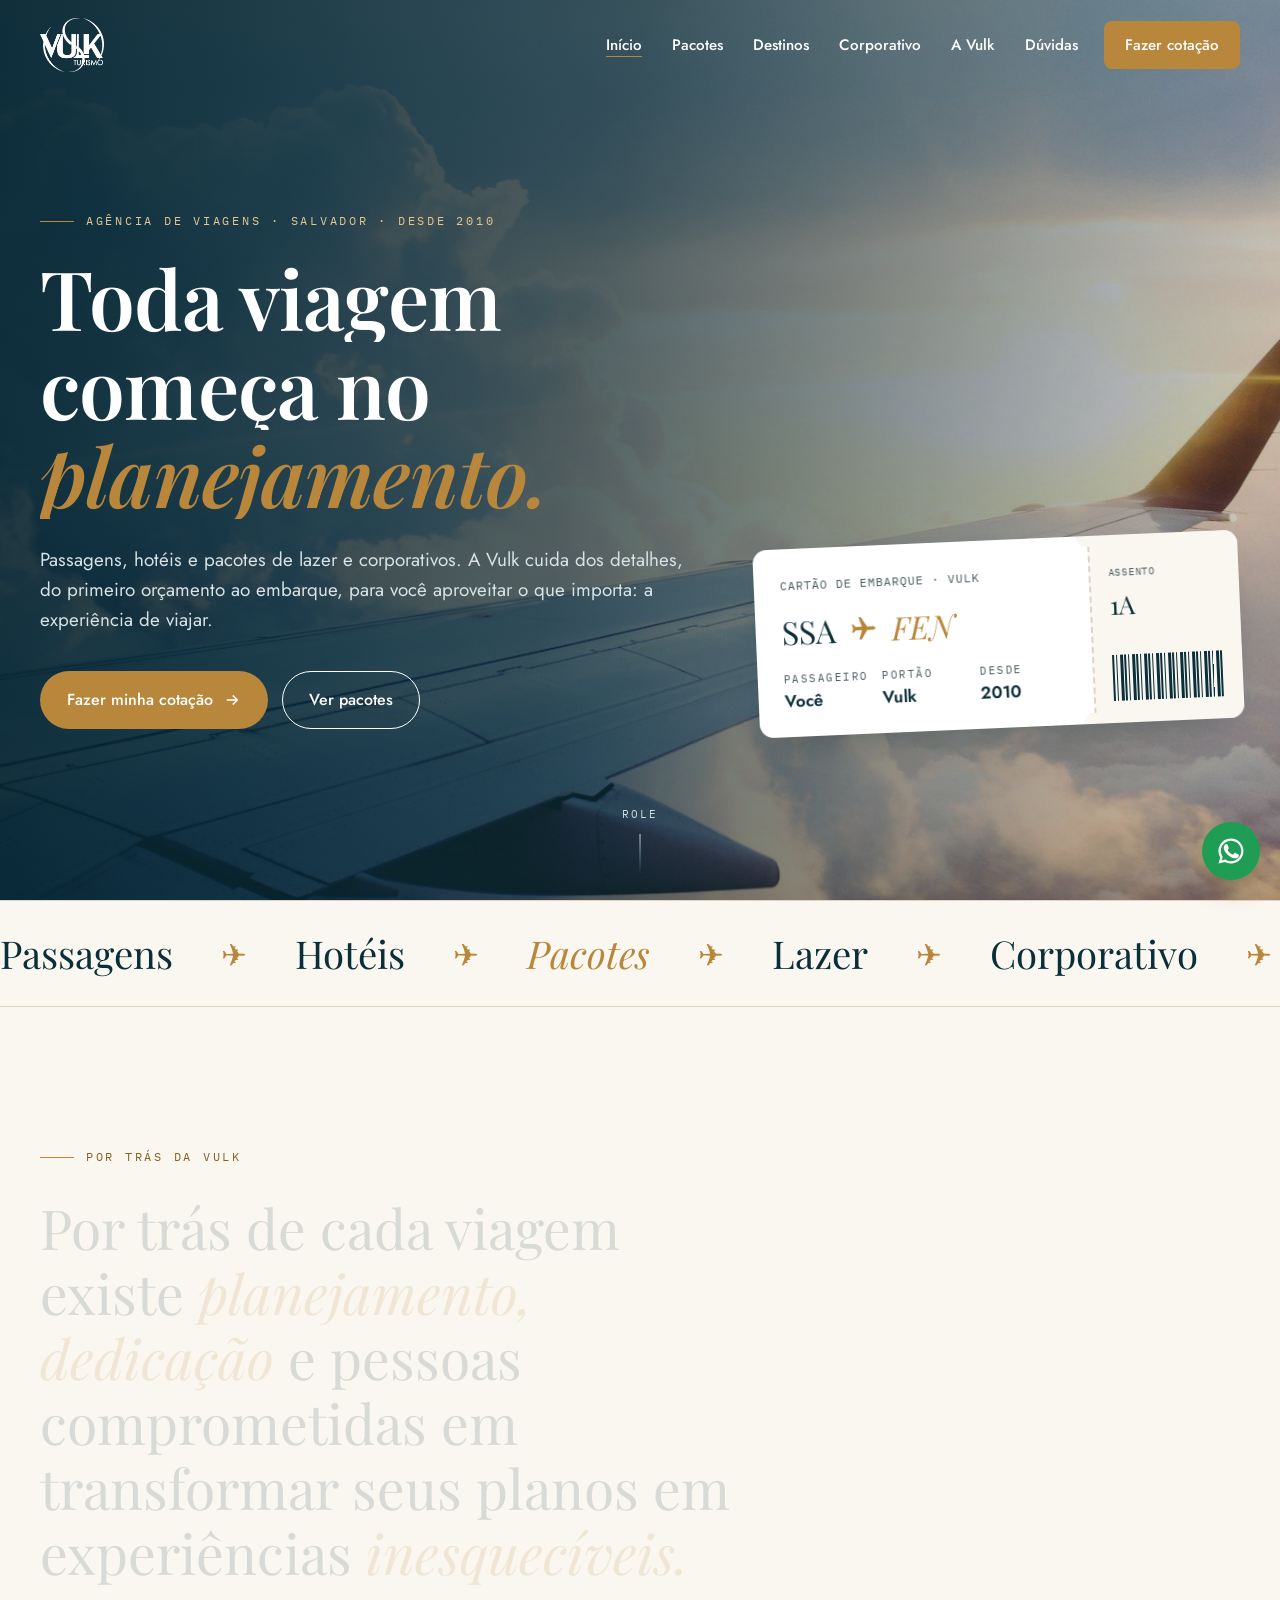
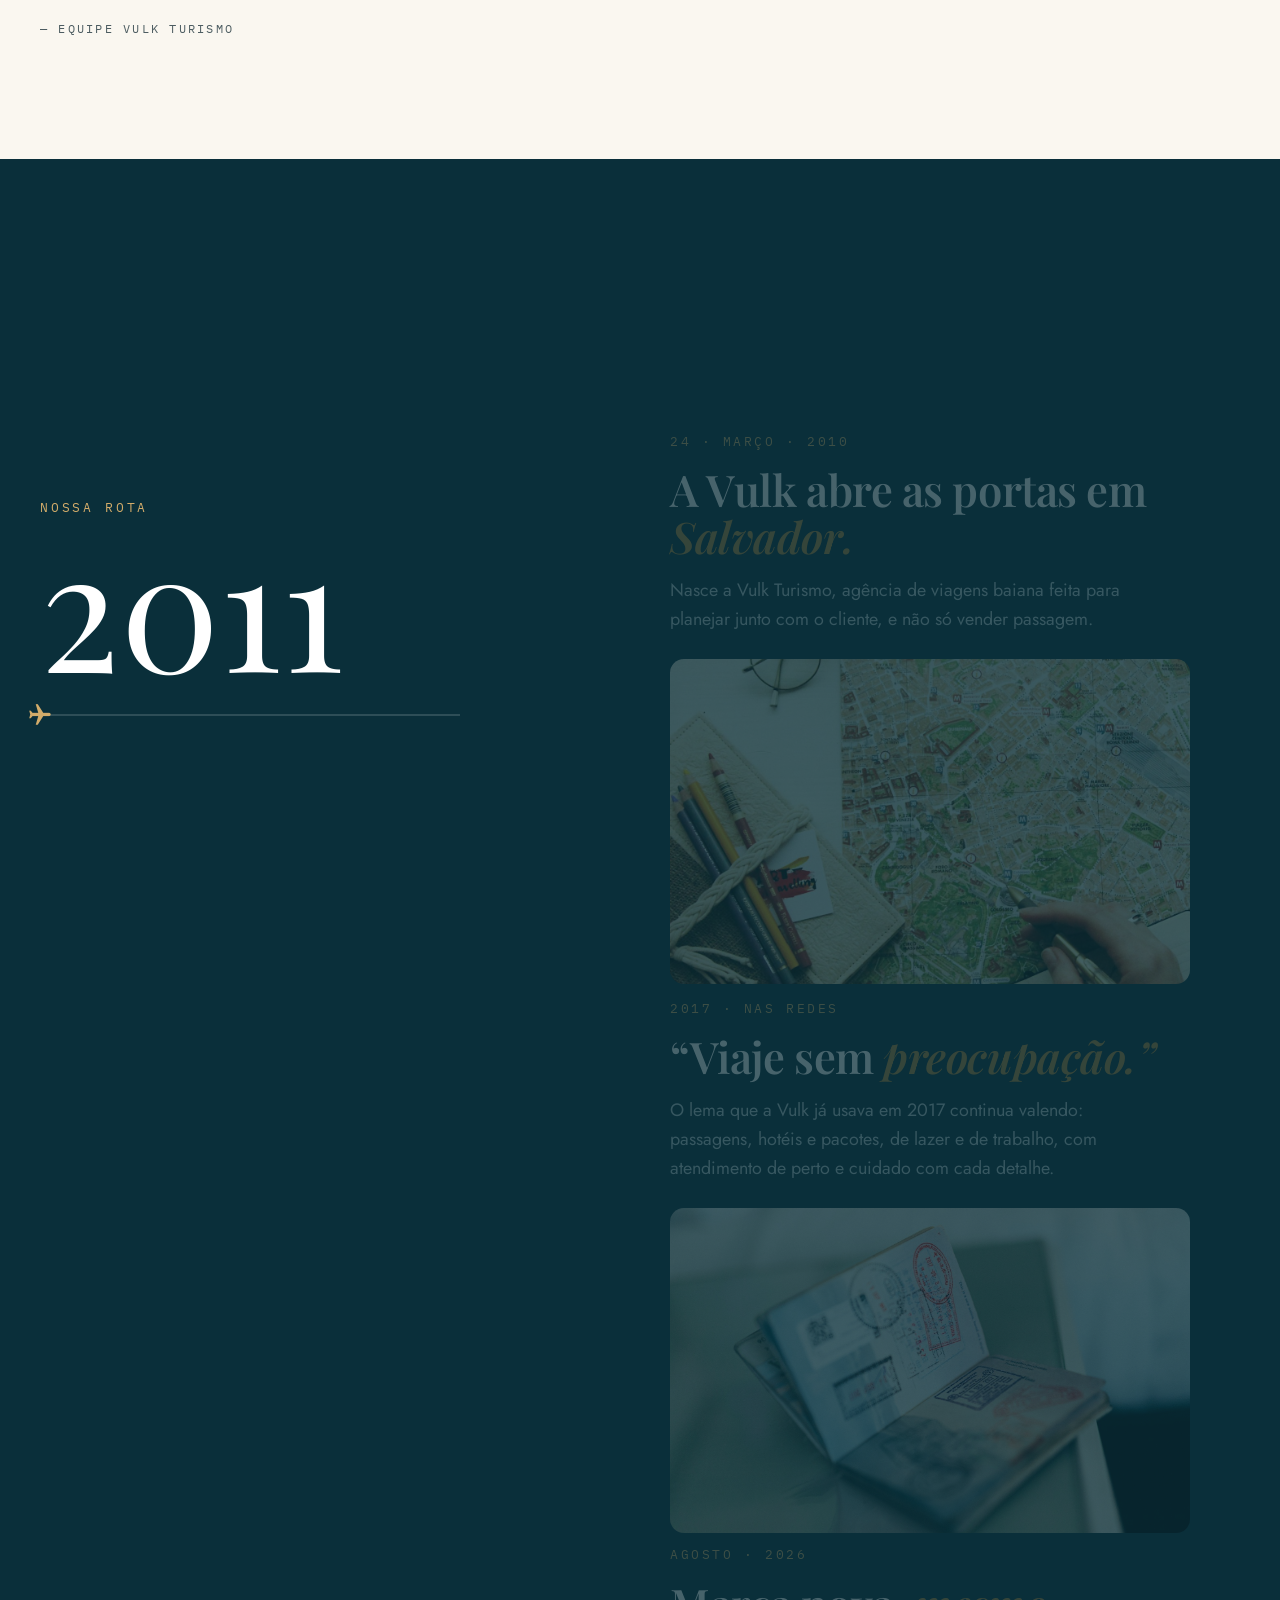
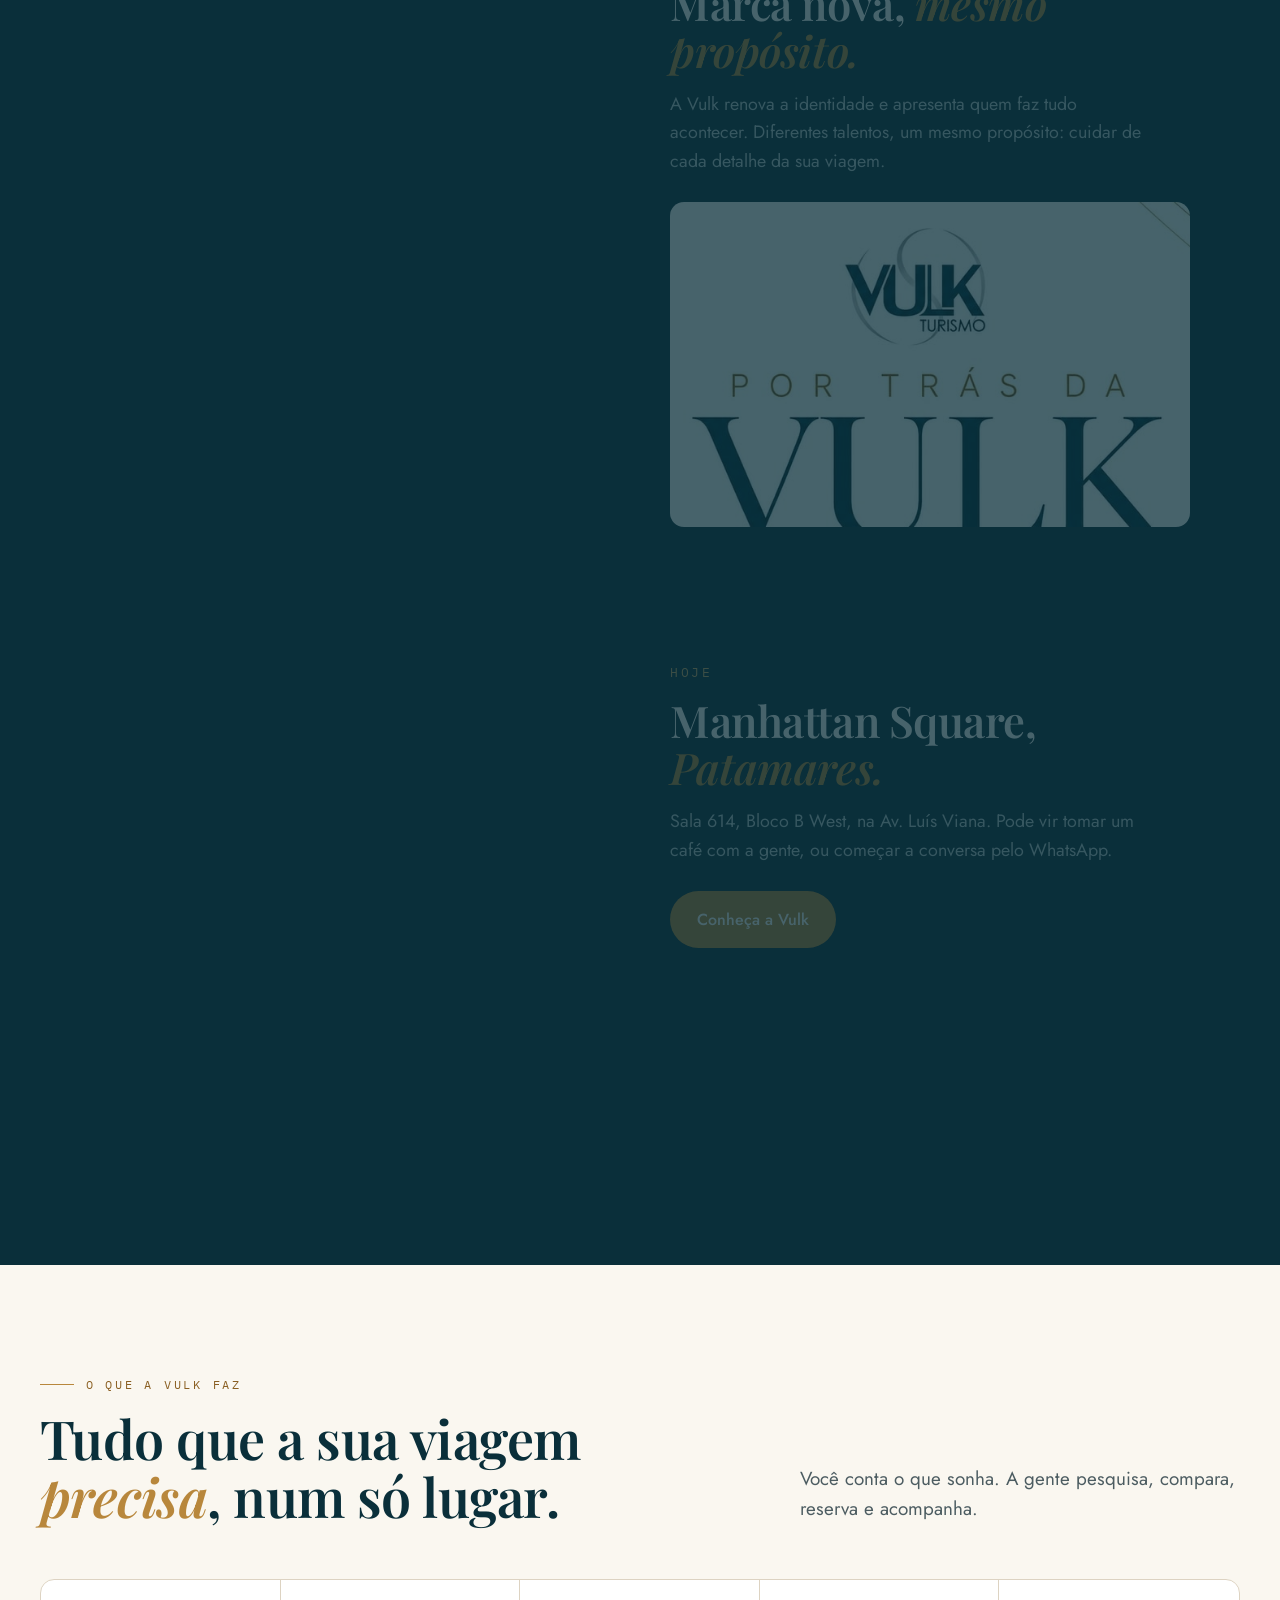
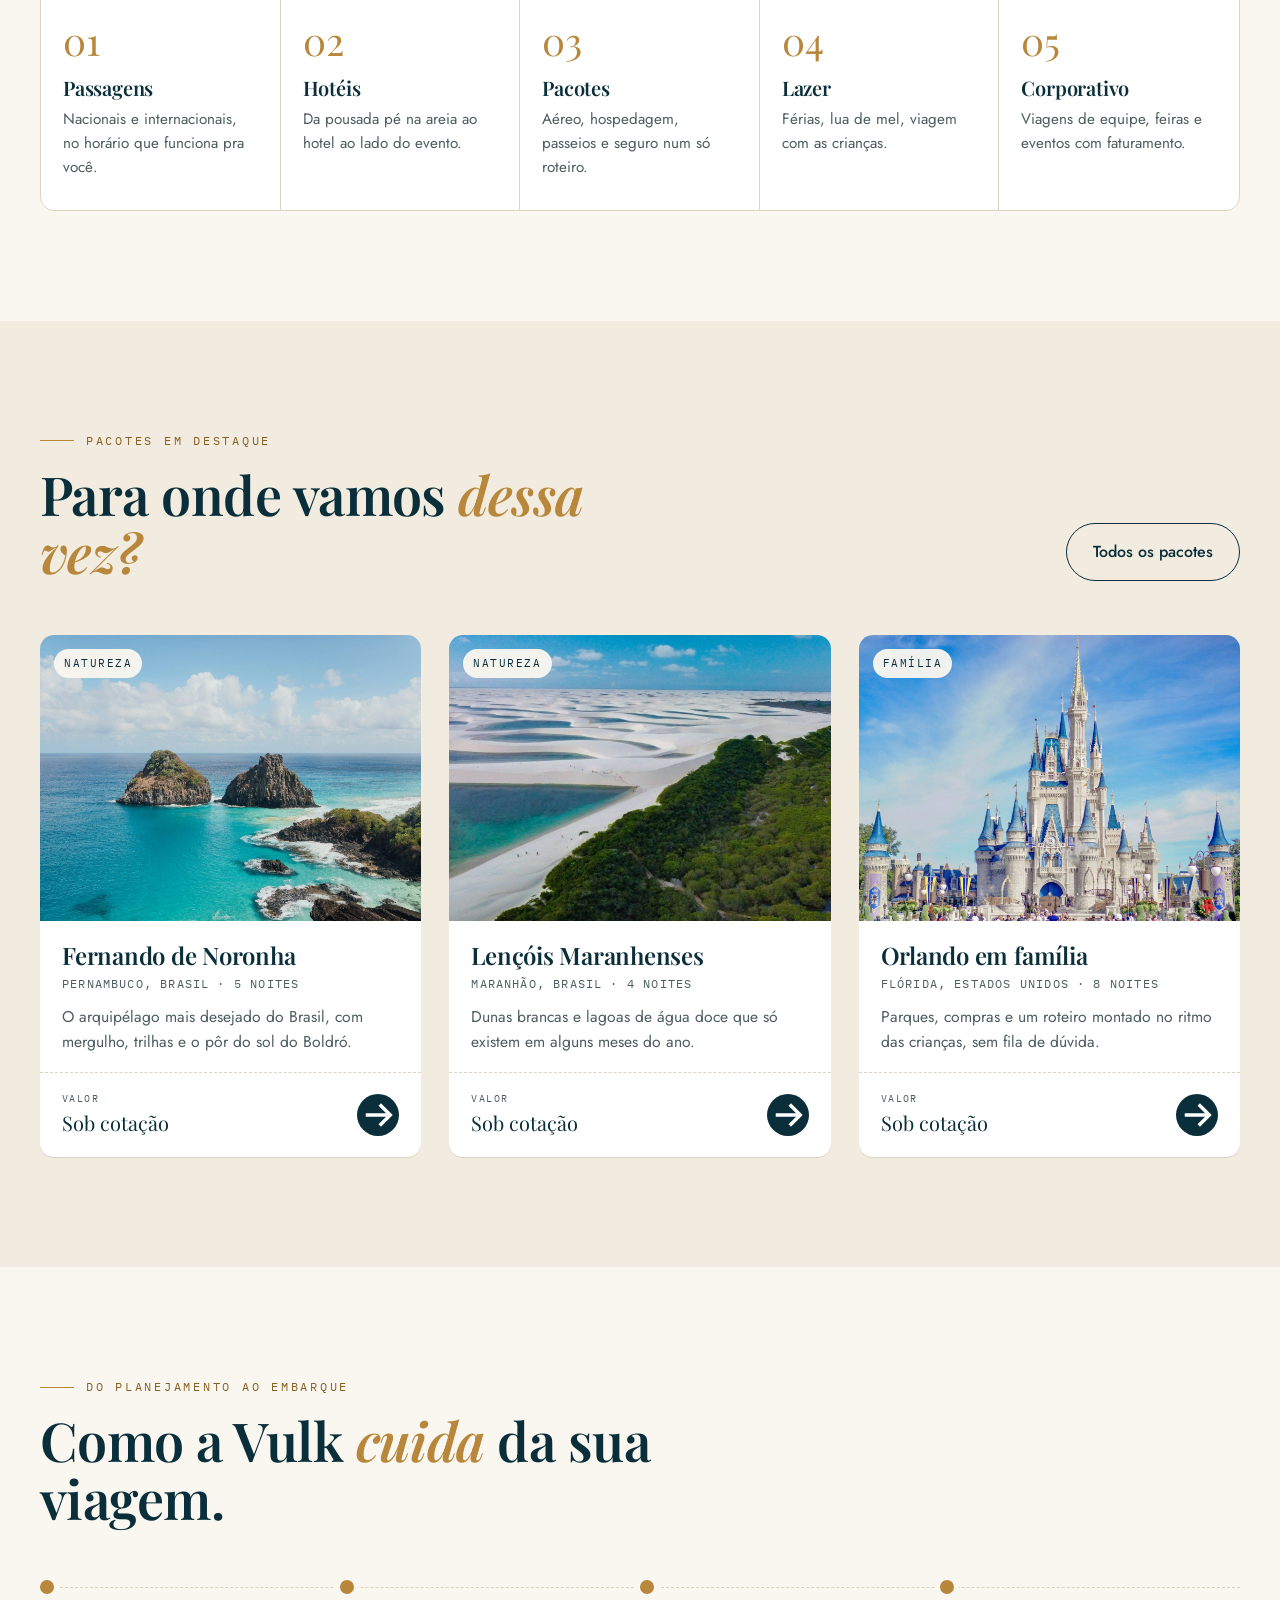
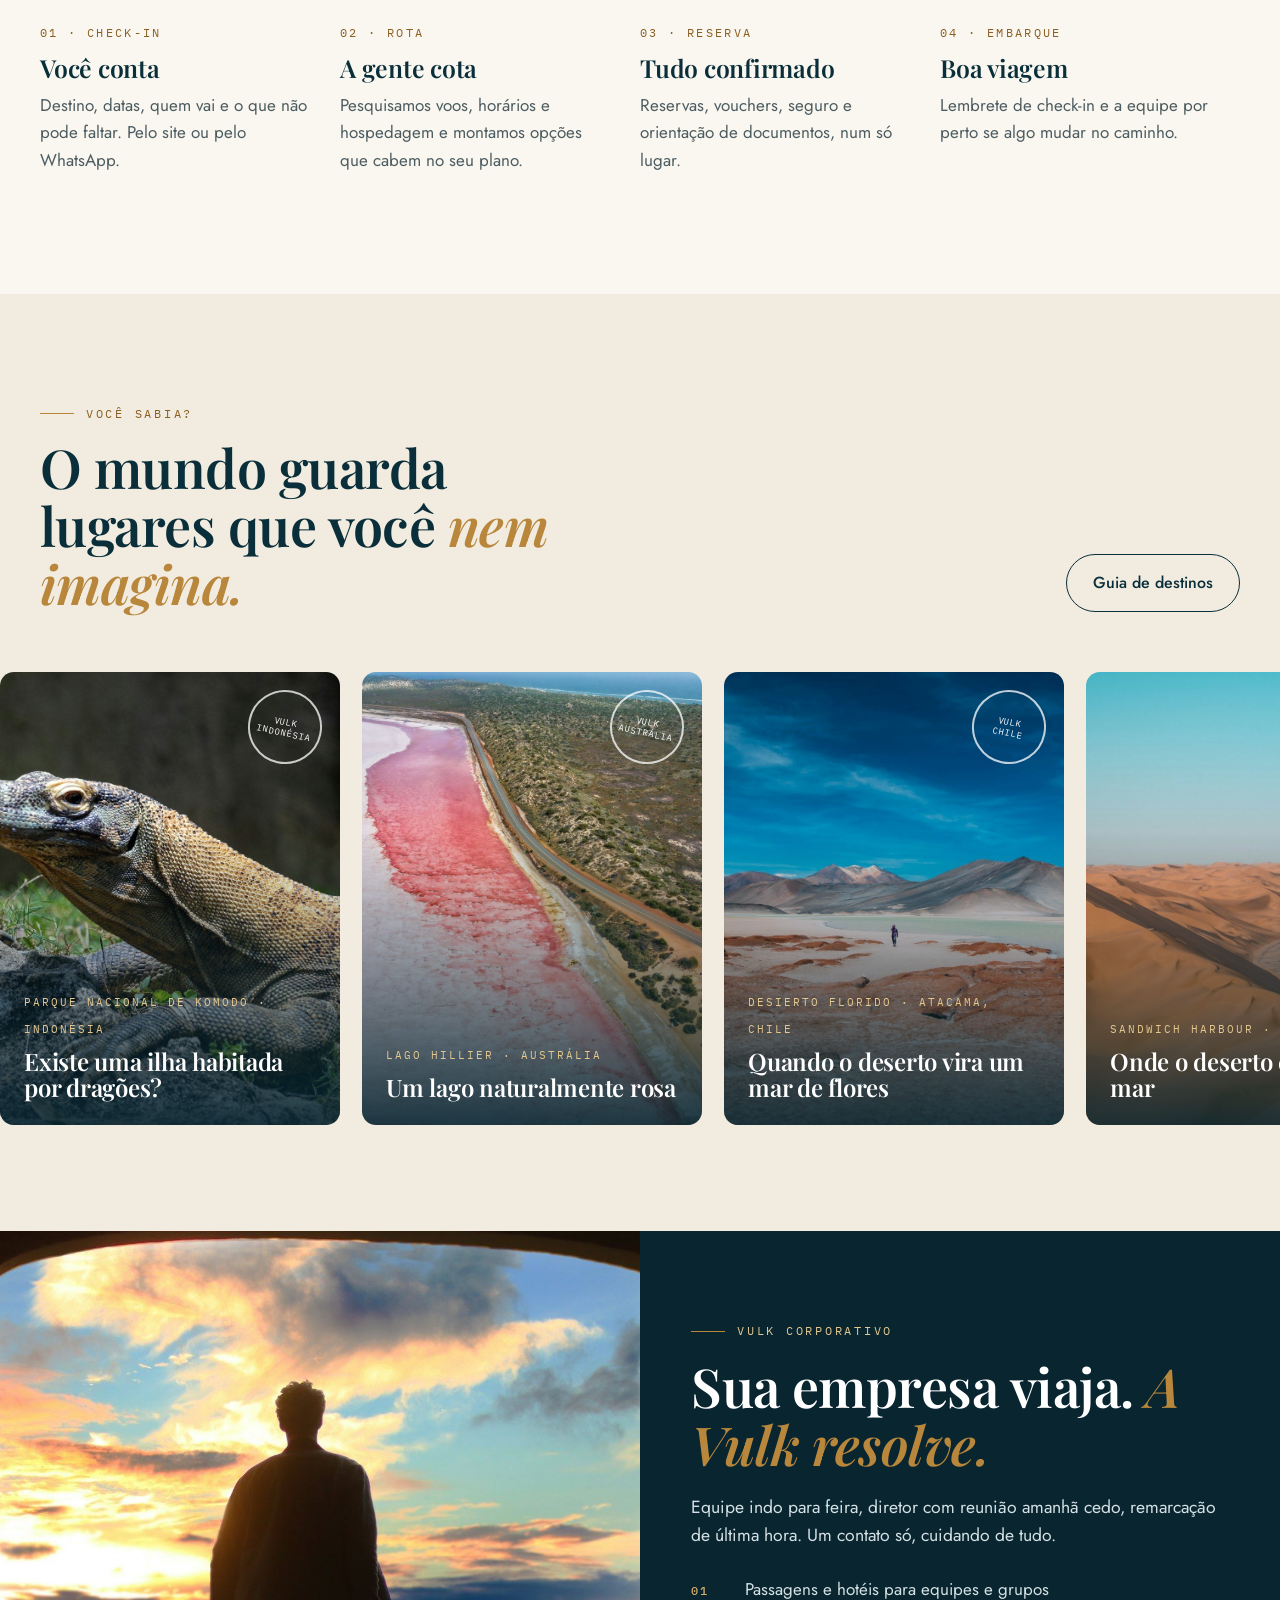
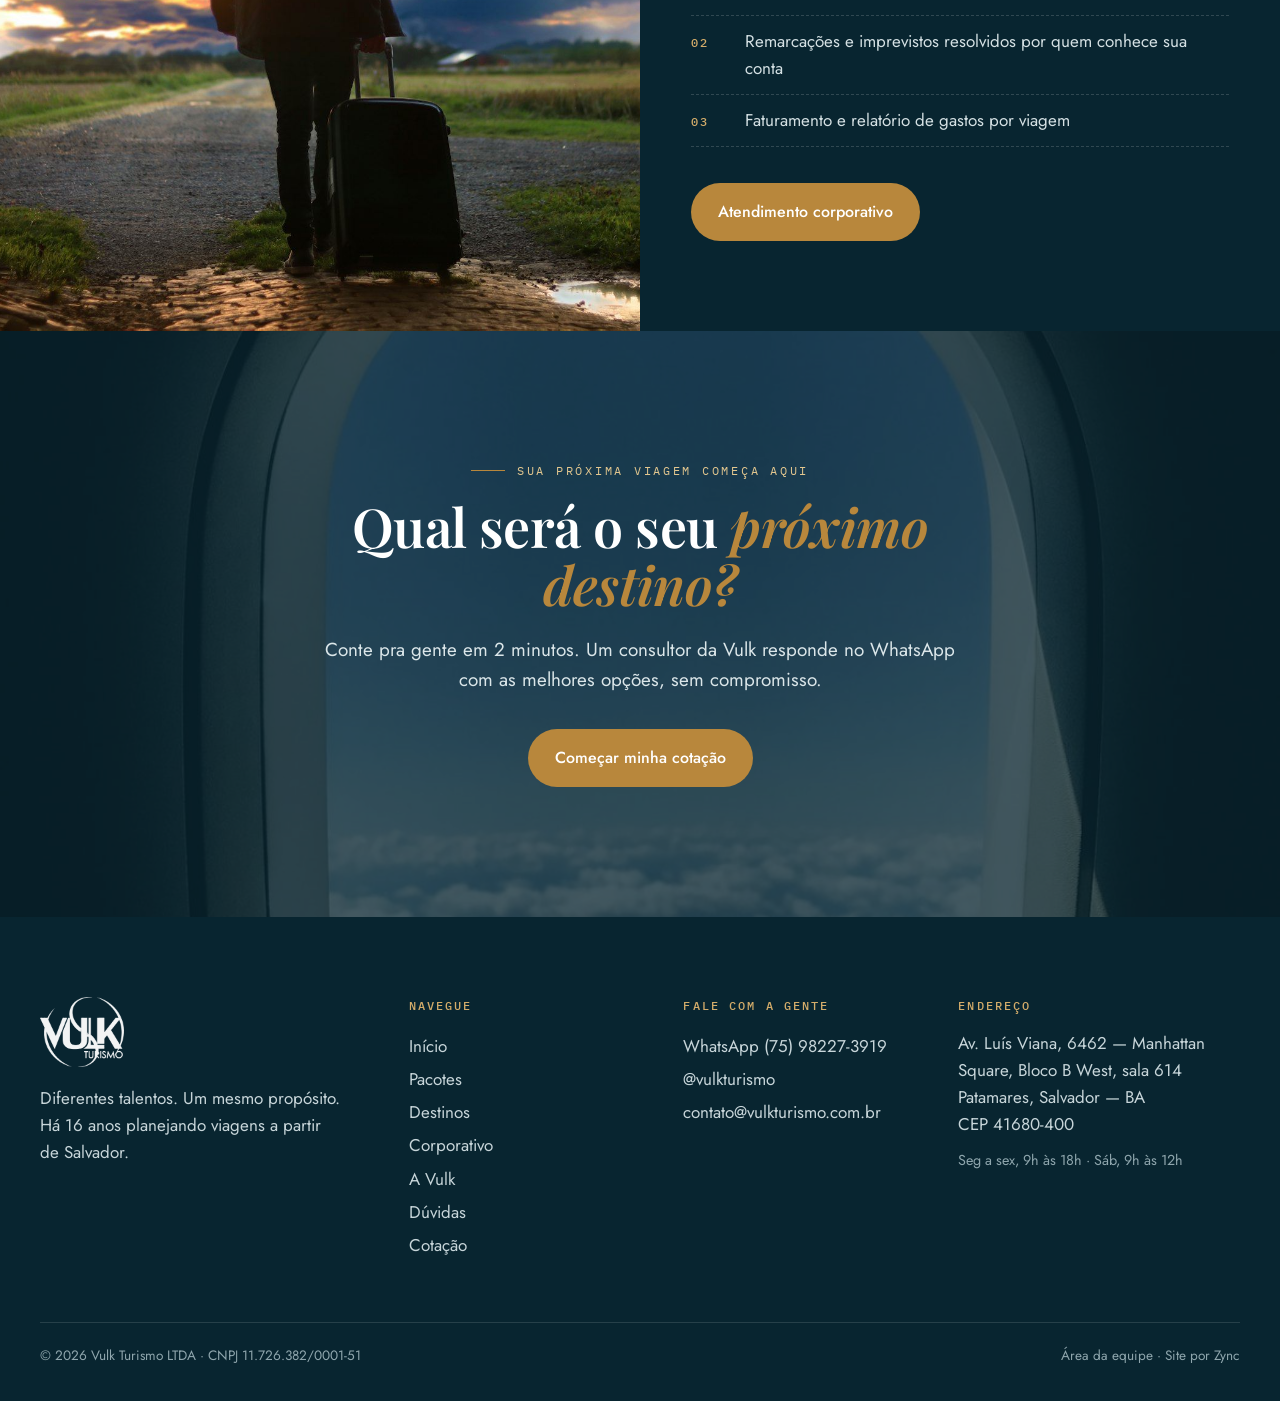
<file: index.html>
<!doctype html>
<html lang="pt-BR">
<head>
<meta charset="utf-8">
<meta name="viewport" content="width=device-width,initial-scale=1">
<title>Vulk Turismo — Viagens que começam no planejamento</title>
<meta name="description" content="Agência de viagens em Salvador desde 2010. Passagens, hotéis e pacotes de lazer e corporativos, com atendimento personalizado.">
<meta property="og:title" content="Vulk Turismo — Viagens que começam no planejamento">
<meta property="og:image" content="img/airport.jpg">
<link rel="icon" href="img/logo.png">
<link rel="preconnect" href="https://fonts.googleapis.com">
<link href="https://fonts.googleapis.com/css2?family=Playfair+Display:ital,wght@0,500;0,600;0,700;1,500;1,600&family=Jost:wght@400;500;600&family=IBM+Plex+Mono:wght@500&display=swap" rel="stylesheet">
<link rel="stylesheet" href="assets/css/style.css?v=20261111013420">
<style>
/* ---------- Hero ---------- */
.hero{position:relative;min-height:100svh;display:flex;align-items:center;color:#fff;overflow:hidden;padding:130px 0 90px}
.hero .bg{position:absolute;inset:-4%;background:url(img/airport.jpg) center/cover;animation:respira 22s ease-in-out infinite alternate}
.hero::after{content:"";position:absolute;inset:0;background:linear-gradient(100deg,rgba(8,37,48,.92) 0%,rgba(8,37,48,.7) 45%,rgba(8,37,48,.15) 100%)}
.hero .wrap{position:relative;z-index:2;display:grid;grid-template-columns:minmax(0,1.15fr) minmax(0,.85fr);gap:60px;align-items:end}
.hero h1{color:#fff}
.hero h1 .linha{display:block;overflow:hidden}
.hero h1 .linha span{display:inline-block;transform:translateY(105%);animation:sobe 1.1s cubic-bezier(.2,.8,.2,1) forwards}
.hero h1 .linha:nth-child(2) span{animation-delay:.15s}
.hero h1 .linha:nth-child(3) span{animation-delay:.3s}
@keyframes sobe{to{transform:none}}
.hero .lead{color:#d6e2e5;margin:26px 0 36px}
.hero .acoes{display:flex;gap:14px;flex-wrap:wrap}
.hero .bilhete{transform:rotate(-2.5deg);animation:pousa 1.2s .5s cubic-bezier(.2,.8,.2,1) both}
@keyframes pousa{from{opacity:0;transform:translateY(60px) rotate(-8deg)}}
.hero .bilhete .rota .q{color:var(--ouro);font-style:italic}
.hero .rolar{position:absolute;left:50%;bottom:26px;transform:translateX(-50%);z-index:2;font-family:var(--mono);font-size:.7rem;letter-spacing:.2em;color:#cfdde1;display:flex;flex-direction:column;align-items:center;gap:10px}
.hero .rolar::after{content:"";width:1px;height:40px;background:linear-gradient(#cfdde1,transparent);animation:pinga 2s infinite}
@keyframes pinga{0%{transform:scaleY(0);transform-origin:top}50%{transform:scaleY(1);transform-origin:top}51%{transform-origin:bottom}100%{transform:scaleY(0);transform-origin:bottom}}
@media(max-width:900px){.hero .wrap{grid-template-columns:minmax(0,1fr);gap:40px}.hero .bilhete{transform:rotate(-1.5deg);max-width:440px}.hero::after{background:linear-gradient(180deg,rgba(8,37,48,.75),rgba(8,37,48,.92))}}
@media(max-width:480px){.bilhete{grid-template-columns:minmax(0,1fr) 92px}.bilhete::before,.bilhete::after{right:81px}.bilhete .corpo{padding:18px}.bilhete .canhoto{padding:16px 12px}.bilhete .rota{font-size:1.5rem}.bilhete dl{grid-template-columns:repeat(2,minmax(0,1fr))}}

/* ---------- Manifesto: palavras acendem com a rolagem ---------- */
.manifesto{padding:140px 0 120px}
.manifesto p.frase{font-family:var(--serif);font-size:clamp(1.9rem,4.3vw,3.6rem);line-height:1.18;color:var(--petroleo);max-width:22ch}
.manifesto p.frase .w{opacity:.14;transition:opacity .25s}
.manifesto p.frase .w.on{opacity:1}
.manifesto p.frase .w.ouro{color:var(--ouro);font-style:italic}
.manifesto .assina{margin-top:34px;font-family:var(--mono);font-size:.78rem;letter-spacing:.18em;color:var(--cinza);text-transform:uppercase}

/* ---------- História em rolagem ---------- */
.historia{background:var(--petroleo);color:#e2eaec}
.historia .grade{display:grid;grid-template-columns:minmax(0,1fr) minmax(0,1fr);gap:60px}
.historia .fixo{position:sticky;top:0;height:100vh;display:flex;flex-direction:column;justify-content:center}
.historia .ano{font-family:var(--serif);font-size:clamp(5rem,13vw,11rem);line-height:.9;color:#fff;font-variant-numeric:tabular-nums}
.historia .ano small{display:block;font-family:var(--mono);font-size:.8rem;letter-spacing:.22em;color:var(--ouro-claro);margin-bottom:16px;text-transform:uppercase}
.historia .barra{height:2px;background:rgba(255,255,255,.15);margin-top:34px;max-width:420px;position:relative}
.historia .barra i{position:absolute;inset:0 auto 0 0;background:var(--ouro);width:0}
.historia .barra b{position:absolute;top:50%;width:26px;height:26px;margin:-13px 0 0 -13px;color:var(--ouro-claro);left:0}
.historia .marcos{padding:30vh 0 20vh}
.marco{min-height:62vh;display:flex;flex-direction:column;justify-content:center;opacity:.25;transition:opacity .6s}
.marco.vivo{opacity:1}
.marco .data{font-family:var(--mono);font-size:.8rem;letter-spacing:.2em;color:var(--ouro-claro);text-transform:uppercase}
.marco h3{color:#fff;font-size:clamp(1.9rem,3.4vw,2.8rem);margin:14px 0 16px}
.marco p{color:#bccdd2;font-size:1.12rem;max-width:44ch}
.marco figure{margin-top:26px;border-radius:var(--raio);overflow:hidden;max-width:520px;aspect-ratio:16/10}
.marco figure img{width:100%;height:100%;object-fit:cover}
@media(max-width:900px){.historia .grade{grid-template-columns:minmax(0,1fr);gap:0}.historia .fixo{height:auto;position:sticky;top:64px;z-index:3;background:var(--petroleo);padding:18px 0 14px;flex-direction:row;align-items:center;gap:18px;border-bottom:1px solid rgba(255,255,255,.12)}.historia .ano{font-size:3.4rem}.historia .ano small{margin-bottom:4px;font-size:.66rem}.historia .barra{flex:1;margin:0}.historia .marcos{padding:6vh 0 10vh}.marco{min-height:auto;padding:60px 0;opacity:1}}

/* ---------- Como planejamos ---------- */
.etapas{display:grid;grid-template-columns:repeat(4,minmax(0,1fr));gap:0;margin-top:60px;border-top:1.5px dashed var(--linha)}
.etapa{padding:30px 26px 10px 0;position:relative}
.etapa::before{content:"";position:absolute;top:-8px;left:0;width:14px;height:14px;border-radius:50%;background:var(--ouro);box-shadow:0 0 0 5px var(--creme)}
.etapa .cod{font-family:var(--mono);font-size:.74rem;letter-spacing:.2em;color:var(--ouro-texto)}
.etapa h3{margin:10px 0 10px;font-size:1.55rem}
.etapa p{color:var(--cinza)}
@media(max-width:900px){.etapas{grid-template-columns:repeat(2,minmax(0,1fr));row-gap:20px}}
@media(max-width:520px){.etapas{grid-template-columns:minmax(0,1fr);border-top:0;border-left:1.5px dashed var(--linha);margin-left:7px}.etapa{padding:0 0 30px 28px}.etapa::before{top:6px;left:-8px}}

.cabeca{display:flex;justify-content:space-between;align-items:end;gap:30px;flex-wrap:wrap;margin-bottom:54px}
.cabeca h2{margin-top:14px;max-width:16ch}

/* ---------- Faixa de destinos ---------- */
.faixa{display:flex;gap:22px;overflow-x:auto;scroll-snap-type:x mandatory;padding:6px 20px 26px;scrollbar-width:thin;scrollbar-color:var(--ouro) transparent}
.faixa::-webkit-scrollbar{height:6px}.faixa::-webkit-scrollbar-thumb{background:var(--ouro);border-radius:6px}
.postal{flex:0 0 min(340px,78vw);scroll-snap-align:start;position:relative;aspect-ratio:3/4;border-radius:var(--raio);overflow:hidden;color:#fff;text-decoration:none}
.postal img{position:absolute;inset:0;width:100%;height:100%;object-fit:cover;transition:transform .9s}
.postal:hover img{transform:scale(1.06)}
.postal::after{content:"";position:absolute;inset:0;background:linear-gradient(180deg,transparent 35%,rgba(8,37,48,.9))}
.postal .txt{position:absolute;inset:auto 0 0 0;padding:24px;z-index:2}
.postal .pais{font-family:var(--mono);font-size:.7rem;letter-spacing:.18em;color:var(--ouro-palido);text-transform:uppercase}
.postal h3{color:#fff;font-size:1.5rem;margin-top:8px}
.postal .carimbo{position:absolute;top:18px;right:18px;z-index:2;width:74px;height:74px;border:2px solid rgba(255,255,255,.75);border-radius:50%;display:grid;place-items:center;text-align:center;font-family:var(--mono);font-size:.55rem;letter-spacing:.12em;line-height:1.3;transform:rotate(12deg);color:#fff}

/* ---------- Serviços ---------- */
.servicos{display:grid;grid-template-columns:repeat(5,minmax(0,1fr));border:1.5px solid var(--linha);border-radius:var(--raio);overflow:hidden;background:#fff}
.servico{padding:30px 22px;border-right:1.5px solid var(--linha)}
.servico:last-child{border-right:0}
.servico .n{font-family:var(--serif);font-size:2.4rem;color:var(--ouro)}
.servico h3{font-size:1.25rem;margin:6px 0 8px}
.servico p{color:var(--cinza);font-size:.95rem}
@media(max-width:980px){.servicos{grid-template-columns:repeat(2,minmax(0,1fr))}.servico{border-bottom:1.5px solid var(--linha)}}
@media(max-width:520px){.servicos{grid-template-columns:minmax(0,1fr)}.servico{border-right:0}}

/* ---------- Corporativo ---------- */
.corp{display:grid;grid-template-columns:minmax(0,1fr) minmax(0,1fr);min-height:620px}
.corp .foto{background:url(img/business.jpg) center/cover;min-height:360px}
.corp .txt{background:var(--noite);color:#d4e0e3;padding:90px 8%;display:flex;flex-direction:column;justify-content:center}
.corp h2{color:#fff;margin:16px 0 20px}
.corp ul{list-style:none;margin:26px 0 36px;display:grid;gap:12px}
.corp li{display:flex;gap:14px;align-items:baseline;border-bottom:1px dashed rgba(255,255,255,.16);padding-bottom:12px}
.corp li b{font-family:var(--mono);font-size:.72rem;color:var(--ouro-claro);letter-spacing:.14em;font-weight:500;min-width:40px}
@media(max-width:900px){.corp{grid-template-columns:minmax(0,1fr)}.corp .txt{padding:70px 22px}}

/* ---------- Depoimentos ---------- */
.depo{display:grid;grid-template-columns:repeat(3,minmax(0,1fr));gap:24px}
.depo blockquote{background:#fff;border-radius:var(--raio);padding:30px;border-top:3px solid var(--ouro)}
.depo blockquote p{font-family:var(--serif);font-size:1.2rem;color:var(--petroleo)}
.depo cite{display:block;margin-top:18px;font-style:normal;font-family:var(--mono);font-size:.72rem;letter-spacing:.14em;text-transform:uppercase;color:var(--cinza)}
@media(max-width:860px){.depo{grid-template-columns:minmax(0,1fr)}}
</style>
</head>
<body data-topo="transp">
<div id="topo"></div>

<main>
  <!-- HERO -->
  <section class="hero">
    <div class="bg" role="img" aria-label="Asa de avião sobre as nuvens"></div>
    <div class="wrap">
      <div>
        <p class="eyebrow claro">Agência de viagens · Salvador · desde 2010</p>
        <h1 style="margin-top:22px">
          <span class="linha"><span>Toda viagem</span></span>
          <span class="linha"><span>começa no</span></span>
          <span class="linha"><span><em>planejamento.</em></span></span>
        </h1>
        <p class="lead">Passagens, hotéis e pacotes de lazer e corporativos. A Vulk cuida dos detalhes, do primeiro orçamento ao embarque, para você aproveitar o que importa: a experiência de viajar.</p>
        <div class="acoes">
          <a class="btn btn-ouro" href="cotacao.html">Fazer minha cotação <span id="ic1"></span></a>
          <a class="btn btn-linha claro" href="pacotes.html">Ver pacotes</a>
        </div>
      </div>
      <div class="bilhete" aria-label="Cartão de embarque ilustrativo">
        <div class="corpo">
          <span class="mono" style="color:var(--cinza)">Cartão de embarque · Vulk</span>
          <div class="rota" style="margin-top:8px">SSA <span id="ic2"></span> <span class="q" id="destinoGira">LIS</span></div>
          <dl>
            <div><dt>Passageiro</dt><dd>Você</dd></div>
            <div><dt>Portão</dt><dd>Vulk</dd></div>
            <div><dt>Desde</dt><dd>2010</dd></div>
          </dl>
        </div>
        <div class="canhoto">
          <div><span class="mono" style="font-size:.62rem;color:var(--cinza)">Assento</span><div style="font-family:var(--serif);font-size:1.6rem;color:var(--petroleo)">1A</div></div>
          <div class="codigo-barras"></div>
        </div>
      </div>
    </div>
    <div class="rolar">ROLE</div>
  </section>

  <div class="letreiro" aria-hidden="true"><div class="trilho">
    <span>Passagens</span><span>Hotéis</span><span><i>Pacotes</i></span><span>Lazer</span><span>Corporativo</span><span><i>Atendimento personalizado</i></span>
    <span>Passagens</span><span>Hotéis</span><span><i>Pacotes</i></span><span>Lazer</span><span>Corporativo</span><span><i>Atendimento personalizado</i></span>
  </div></div>

  <!-- MANIFESTO -->
  <section class="manifesto">
    <div class="wrap">
      <p class="eyebrow">Por trás da Vulk</p>
      <p class="frase" id="frase" style="margin-top:28px">Por trás de cada viagem existe planejamento, dedicação e pessoas comprometidas em transformar seus planos em experiências inesquecíveis.</p>
      <p class="assina">— Equipe Vulk Turismo</p>
    </div>
  </section>

  <!-- HISTÓRIA -->
  <section class="historia" id="historia">
    <div class="wrap grade">
      <div class="fixo">
        <div class="ano"><small>Nossa rota</small><span id="anoNum">2010</span></div>
        <div class="barra"><i id="barraI"></i><b id="barraB"></b></div>
      </div>
      <div class="marcos">
        <article class="marco" data-ano="2010">
          <span class="data">24 · março · 2010</span>
          <h3>A Vulk abre as portas em <em>Salvador.</em></h3>
          <p>Nasce a Vulk Turismo, agência de viagens baiana feita para planejar junto com o cliente, e não só vender passagem.</p>
          <figure><img src="img/map.jpg" alt="Mãos planejando uma viagem em um mapa" loading="lazy"></figure>
        </article>
        <article class="marco" data-ano="2017">
          <span class="data">2017 · nas redes</span>
          <h3>“Viaje sem <em>preocupação.”</em></h3>
          <p>O lema que a Vulk já usava em 2017 continua valendo: passagens, hotéis e pacotes, de lazer e de trabalho, com atendimento de perto e cuidado com cada detalhe.</p>
          <figure><img src="img/passport.jpg" alt="Passaporte carimbado" loading="lazy"></figure>
        </article>
        <article class="marco" data-ano="2026">
          <span class="data">Agosto · 2026</span>
          <h3>Marca nova, <em>mesmo propósito.</em></h3>
          <p>A Vulk renova a identidade e apresenta quem faz tudo acontecer. Diferentes talentos, um mesmo propósito: cuidar de cada detalhe da sua viagem.</p>
          <figure><img src="img/equipe-post.jpg" alt="Arte 'Por trás da Vulk' com a equipe" loading="lazy" style="object-position:top"></figure>
        </article>
        <article class="marco" data-ano="hoje">
          <span class="data">Hoje</span>
          <h3>Manhattan Square, <em>Patamares.</em></h3>
          <p>Sala 614, Bloco B West, na Av. Luís Viana. Pode vir tomar um café com a gente, ou começar a conversa pelo WhatsApp.</p>
          <a class="btn btn-ouro" href="sobre.html" style="margin-top:26px;align-self:flex-start">Conheça a Vulk</a>
        </article>
      </div>
    </div>
  </section>

  <!-- SERVIÇOS -->
  <section class="sec">
    <div class="wrap">
      <div class="cabeca">
        <div><p class="eyebrow">O que a Vulk faz</p><h2>Tudo que a sua viagem <em>precisa</em>, num só lugar.</h2></div>
        <p class="lead" style="max-width:40ch">Você conta o que sonha. A gente pesquisa, compara, reserva e acompanha.</p>
      </div>
      <div class="servicos">
        <div class="servico rv"><div class="n">01</div><h3>Passagens</h3><p>Nacionais e internacionais, no horário que funciona pra você.</p></div>
        <div class="servico rv d1"><div class="n">02</div><h3>Hotéis</h3><p>Da pousada pé na areia ao hotel ao lado do evento.</p></div>
        <div class="servico rv d2"><div class="n">03</div><h3>Pacotes</h3><p>Aéreo, hospedagem, passeios e seguro num só roteiro.</p></div>
        <div class="servico rv d3"><div class="n">04</div><h3>Lazer</h3><p>Férias, lua de mel, viagem com as crianças.</p></div>
        <div class="servico rv d3"><div class="n">05</div><h3>Corporativo</h3><p>Viagens de equipe, feiras e eventos com faturamento.</p></div>
      </div>
    </div>
  </section>

  <!-- PACOTES EM DESTAQUE -->
  <section class="sec sec-creme2">
    <div class="wrap">
      <div class="cabeca">
        <div><p class="eyebrow">Pacotes em destaque</p><h2>Para onde vamos <em>dessa vez?</em></h2></div>
        <a class="btn btn-linha" href="pacotes.html">Todos os pacotes</a>
      </div>
      <div class="grade-pacotes" id="destaques"></div>
    </div>
  </section>

  <!-- COMO PLANEJAMOS -->
  <section class="sec">
    <div class="wrap">
      <p class="eyebrow">Do planejamento ao embarque</p>
      <h2 style="margin-top:14px;max-width:18ch">Como a Vulk <em>cuida</em> da sua viagem.</h2>
      <div class="etapas">
        <div class="etapa rv"><span class="cod">01 · CHECK-IN</span><h3>Você conta</h3><p>Destino, datas, quem vai e o que não pode faltar. Pelo site ou pelo WhatsApp.</p></div>
        <div class="etapa rv d1"><span class="cod">02 · ROTA</span><h3>A gente cota</h3><p>Pesquisamos voos, horários e hospedagem e montamos opções que cabem no seu plano.</p></div>
        <div class="etapa rv d2"><span class="cod">03 · RESERVA</span><h3>Tudo confirmado</h3><p>Reservas, vouchers, seguro e orientação de documentos, num só lugar.</p></div>
        <div class="etapa rv d3"><span class="cod">04 · EMBARQUE</span><h3>Boa viagem</h3><p>Lembrete de check-in e a equipe por perto se algo mudar no caminho.</p></div>
      </div>
    </div>
  </section>

  <!-- DESTINOS CURIOSOS -->
  <section class="sec sec-creme2" style="padding-bottom:80px">
    <div class="wrap">
      <div class="cabeca">
        <div><p class="eyebrow">Você sabia?</p><h2>O mundo guarda lugares que você <em>nem imagina.</em></h2></div>
        <a class="btn btn-linha" href="destinos.html">Guia de destinos</a>
      </div>
    </div>
    <div class="faixa" id="faixa"></div>
  </section>

  <!-- CORPORATIVO -->
  <section class="corp">
    <div class="foto" role="img" aria-label="Viajante com mala diante do pôr do sol"></div>
    <div class="txt">
      <p class="eyebrow claro">Vulk Corporativo</p>
      <h2>Sua empresa viaja. <em>A Vulk resolve.</em></h2>
      <p style="font-size:1.1rem">Equipe indo para feira, diretor com reunião amanhã cedo, remarcação de última hora. Um contato só, cuidando de tudo.</p>
      <ul>
        <li><b>01</b>Passagens e hotéis para equipes e grupos</li>
        <li><b>02</b>Remarcações e imprevistos resolvidos por quem conhece sua conta</li>
        <li><b>03</b>Faturamento e relatório de gastos por viagem</li>
      </ul>
      <a class="btn btn-ouro" href="corporativo.html" style="align-self:flex-start">Atendimento corporativo</a>
    </div>
  </section>

  <!-- DEPOIMENTOS (só aparecem quando houver relatos reais publicados) -->
  <section class="sec" id="secDepo" hidden>
    <div class="wrap">
      <p class="eyebrow">Quem viajou com a Vulk</p>
      <h2 style="margin:14px 0 50px">Histórias de <em>embarque.</em></h2>
      <div class="depo" id="depo"></div>
    </div>
  </section>

  <section class="cta-final">
    <div class="bg" style="background-image:url(img/airport-2.jpg)"></div>
    <div class="wrap">
      <p class="eyebrow">Sua próxima viagem começa aqui</p>
      <h2>Qual será o seu <em>próximo destino?</em></h2>
      <p class="lead">Conte pra gente em 2 minutos. Um consultor da Vulk responde no WhatsApp com as melhores opções, sem compromisso.</p>
      <a class="btn btn-ouro" href="cotacao.html">Começar minha cotação</a>
    </div>
  </section>
</main>

<div id="rodape"></div>

<script src="assets/js/data.js?v=20261111013420"></script>
<script src="assets/js/site.js?v=20261111013420"></script>
<script>
document.addEventListener('DOMContentLoaded', () => {
  const S = window.VULK_SITE, V = window.VULK;
  document.getElementById('ic1').innerHTML = S.ICONE.seta;
  document.getElementById('ic1').style.cssText = 'display:inline-flex;width:18px';
  document.getElementById('ic2').innerHTML = S.ICONE.aviao;
  document.getElementById('ic2').style.cssText = 'display:inline-flex;width:28px;color:var(--ouro);transform:rotate(90deg)';

  // Bilhete do hero: destino gira entre os códigos dos pacotes
  const cods = ['LIS', 'FEN', 'MCO', 'CDG', 'SLZ', 'CUN', 'BRC', 'SCL'];
  let k = 0; const dg = document.getElementById('destinoGira');
  setInterval(() => { dg.style.opacity = 0; setTimeout(() => { k = (k + 1) % cods.length; dg.textContent = cods[k]; dg.style.opacity = 1; }, 250); }, 2200);
  dg.style.transition = 'opacity .25s';

  // Pacotes em destaque
  const pac = V.ler('pacotes').filter(p => p.publicado);
  const dest = pac.filter(p => p.destaque);
  document.getElementById('destaques').innerHTML = (dest.length ? dest : pac).slice(0, 3).map(S.cardPacote).join('');

  // Faixa de destinos curiosos
  document.getElementById('faixa').innerHTML = V.ler('destinos').map(d => `
    <a class="postal" href="destinos.html#${d.id}">
      <img src="img/${d.img}.jpg" alt="${d.nome}" loading="lazy">
      <span class="carimbo">VULK<br>${d.pais.split(',').pop().trim().slice(0, 10).toUpperCase()}</span>
      <div class="txt"><span class="pais">${d.nome} · ${d.pais}</span><h3>${d.titulo}</h3></div>
    </a>`).join('');

  // Depoimentos reais
  const dep = V.ler('depoimentos').filter(d => d.publicado && !d.exemplo);
  if (dep.length) {
    document.getElementById('secDepo').hidden = false;
    document.getElementById('depo').innerHTML = dep.slice(0, 3).map(d => `<blockquote class="rv"><p>“${d.texto}”</p><cite>${d.nome} · ${d.viagem}</cite></blockquote>`).join('');
  }
  S.revelar();

  // Manifesto: palavras acendem com a rolagem
  const fr = document.getElementById('frase');
  const ouro = ['planejamento,', 'dedicação', 'inesquecíveis.'];
  fr.innerHTML = fr.textContent.split(' ').map(w => `<span class="w${ouro.includes(w) ? ' ouro' : ''}">${w}</span>`).join(' ');
  const ws = [...fr.querySelectorAll('.w')];

  // História: ano conta conforme a rolagem
  const marcos = [...document.querySelectorAll('.marco')];
  const anoNum = document.getElementById('anoNum'), bI = document.getElementById('barraI'), bB = document.getElementById('barraB');
  bB.innerHTML = S.ICONE.aviao; bB.style.transform = 'rotate(90deg)';
  const hist = document.getElementById('historia');
  const atual = new Date().getFullYear();

  function rolar() {
    const r = fr.getBoundingClientRect();
    const p = Math.min(1, Math.max(0, (innerHeight * .85 - r.top) / (r.height + innerHeight * .35)));
    const n = Math.round(p * ws.length);
    ws.forEach((w, i) => w.classList.toggle('on', i < n));

    const h = hist.getBoundingClientRect();
    const ph = Math.min(1, Math.max(0, -h.top / (h.height - innerHeight)));
    bI.style.width = (ph * 100) + '%'; bB.style.left = (ph * 100) + '%';
    let ano = 2010;
    marcos.forEach(m => {
      const mr = m.getBoundingClientRect();
      const vivo = mr.top < innerHeight * .6 && mr.bottom > innerHeight * .3;
      m.classList.toggle('vivo', vivo);
      if (mr.top < innerHeight * (innerWidth < 900 ? .4 : .6)) ano = m.dataset.ano === 'hoje' ? atual : +m.dataset.ano;
    });
    if (ano !== alvoAno) { alvoAno = ano; contar(+anoNum.textContent, ano); }
  }
  let anim, alvoAno = 2010;
  function contar(de, ate) {
    cancelAnimationFrame(anim); const t0 = performance.now();
    const passo = (t) => { const q = Math.min(1, (t - t0) / 600); anoNum.textContent = Math.round(de + (ate - de) * q); if (q < 1) anim = requestAnimationFrame(passo); };
    anim = requestAnimationFrame(passo);
  }
  addEventListener('scroll', rolar, { passive: true }); rolar();
});
</script>
</body>
</html>
</file>
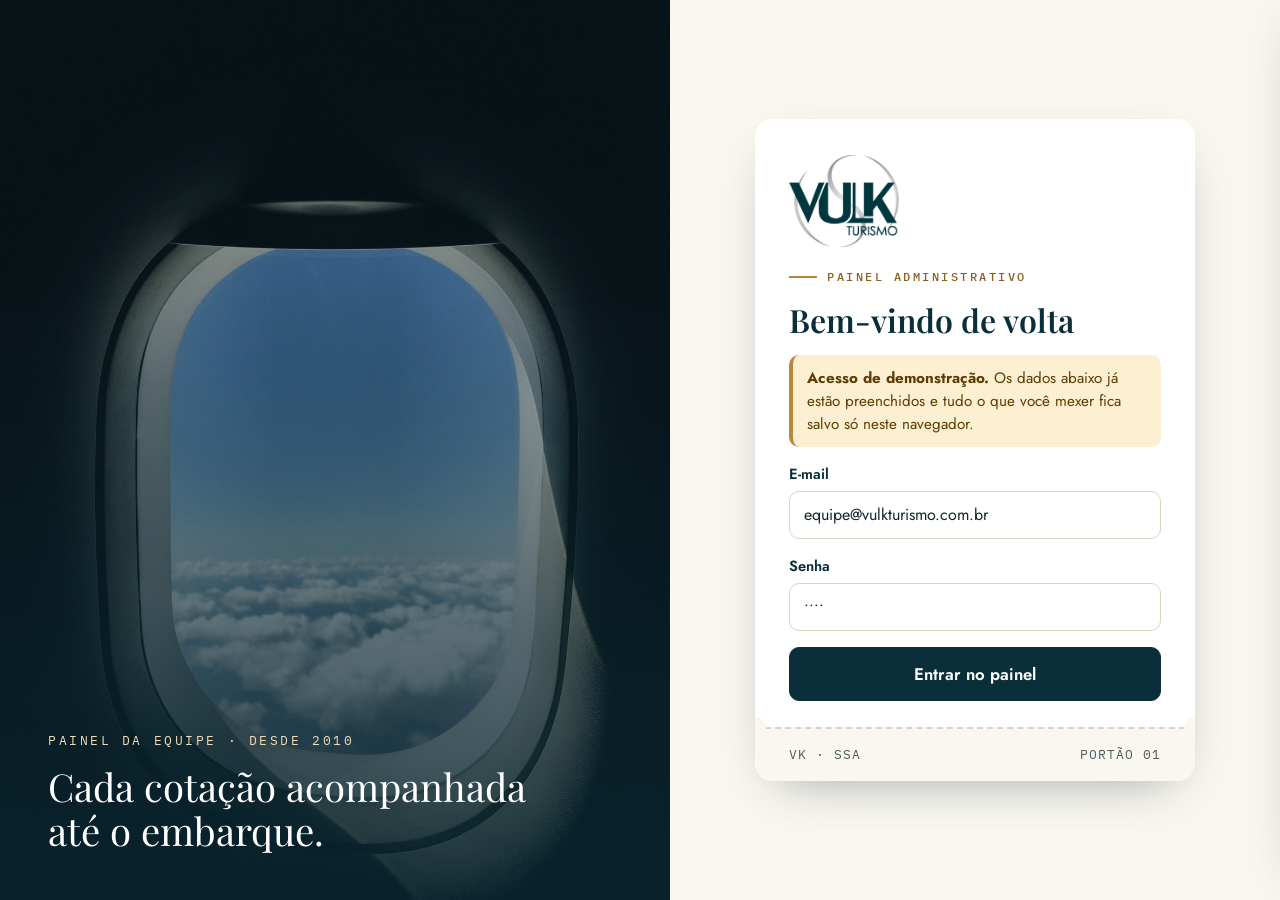
<file: admin/index.html>
<!doctype html>
<html lang="pt-BR">
<head>
<meta charset="utf-8">
<meta name="viewport" content="width=device-width, initial-scale=1">
<title>Painel · Vulk Turismo</title>
<meta name="robots" content="noindex">
<link rel="icon" href="../img/logo.png">
<link rel="preconnect" href="https://fonts.googleapis.com">
<link rel="preconnect" href="https://fonts.gstatic.com" crossorigin>
<link href="https://fonts.googleapis.com/css2?family=IBM+Plex+Mono:wght@400;500;600&family=Jost:wght@400;500;600;700&family=Playfair+Display:wght@500;600;700&display=swap" rel="stylesheet">
<link rel="stylesheet" href="admin.css?v=20261111013420">
</head>
<body>

<!-- ============ LOGIN ============ -->
<section id="login" class="login" hidden>
  <div class="login-foto" aria-hidden="true">
    <img src="../img/airport-2.jpg" alt="">
    <div class="login-foto-txt">
      <span class="mono-claro">Painel da equipe · desde 2010</span>
      <p>Cada cotação acompanhada<br>até o embarque.</p>
    </div>
  </div>
  <div class="login-lado">
    <form id="form-login" class="login-cartao" autocomplete="off">
      <img src="../img/logo.png" alt="Vulk Turismo" class="login-logo">
      <span class="eyebrow">Painel administrativo</span>
      <h1>Bem-vindo de volta</h1>
      <p class="login-aviso"><strong>Acesso de demonstração.</strong> Os dados abaixo já estão preenchidos e tudo o que você mexer fica salvo só neste navegador.</p>
      <label class="campo"><span>E-mail</span><input type="email" name="email" value="equipe@vulkturismo.com.br" required></label>
      <label class="campo"><span>Senha</span><input type="password" name="senha" value="demo" required></label>
      <button class="btn btn-primario btn-grande" type="submit">Entrar no painel</button>
      <div class="login-picote"><span class="mono">VK · SSA</span><span class="mono">Portão 01</span></div>
    </form>
  </div>
</section>

<!-- ============ APP ============ -->
<div id="app" class="app" hidden>
  <aside class="lateral" id="lateral">
    <a class="lateral-marca" href="#/visao">
      <span class="lateral-logo"><img src="../img/logo.png" alt=""></span>
      <span><strong>Vulk Turismo</strong><small>Painel da equipe</small></span>
    </a>
    <nav id="nav" class="nav" aria-label="Seções do painel"></nav>
    <div class="lateral-pe">
      <a class="nav-item" href="../index.html" target="_blank" rel="noopener"><span class="ico" data-ico="externo"></span><span>Ver o site</span></a>
      <button class="nav-item" id="btn-sair" type="button"><span class="ico" data-ico="sair"></span><span>Sair</span></button>
    </div>
  </aside>

  <header class="topo-mobile">
    <span class="lateral-logo"><img src="../img/logo.png" alt=""></span>
    <strong id="titulo-mobile">Visão geral</strong>
    <button class="btn-icone" id="btn-sair-m" type="button" aria-label="Sair" data-ico="sair"></button>
  </header>

  <main id="tela" class="tela" tabindex="-1"></main>

  <nav class="barra-inferior" id="barra-inferior" aria-label="Navegação"></nav>
  <div class="menu-mais" id="menu-mais" hidden></div>
</div>

<!-- Gaveta lateral, modal, toasts e área de impressão -->
<div class="veu" id="veu" hidden></div>
<aside class="gaveta" id="gaveta" aria-hidden="true" role="dialog" aria-modal="true"></aside>
<div class="modal" id="modal" hidden role="dialog" aria-modal="true"><div class="modal-caixa" id="modal-caixa"></div></div>
<div class="toasts" id="toasts" aria-live="polite"></div>
<div id="impressao" class="impressao"></div>

<script src="../assets/js/data.js?v=20261111013420"></script>
<script src="nucleo.js?v=20261111013420"></script>
<script src="visao.js?v=20261111013420"></script>
<script src="cotacoes.js?v=20261111013420"></script>
<script src="pacotes.js?v=20261111013420"></script>
<script src="telas.js?v=20261111013420"></script>
<script src="admin.js?v=20261111013420"></script>
</body>
</html>
</file>
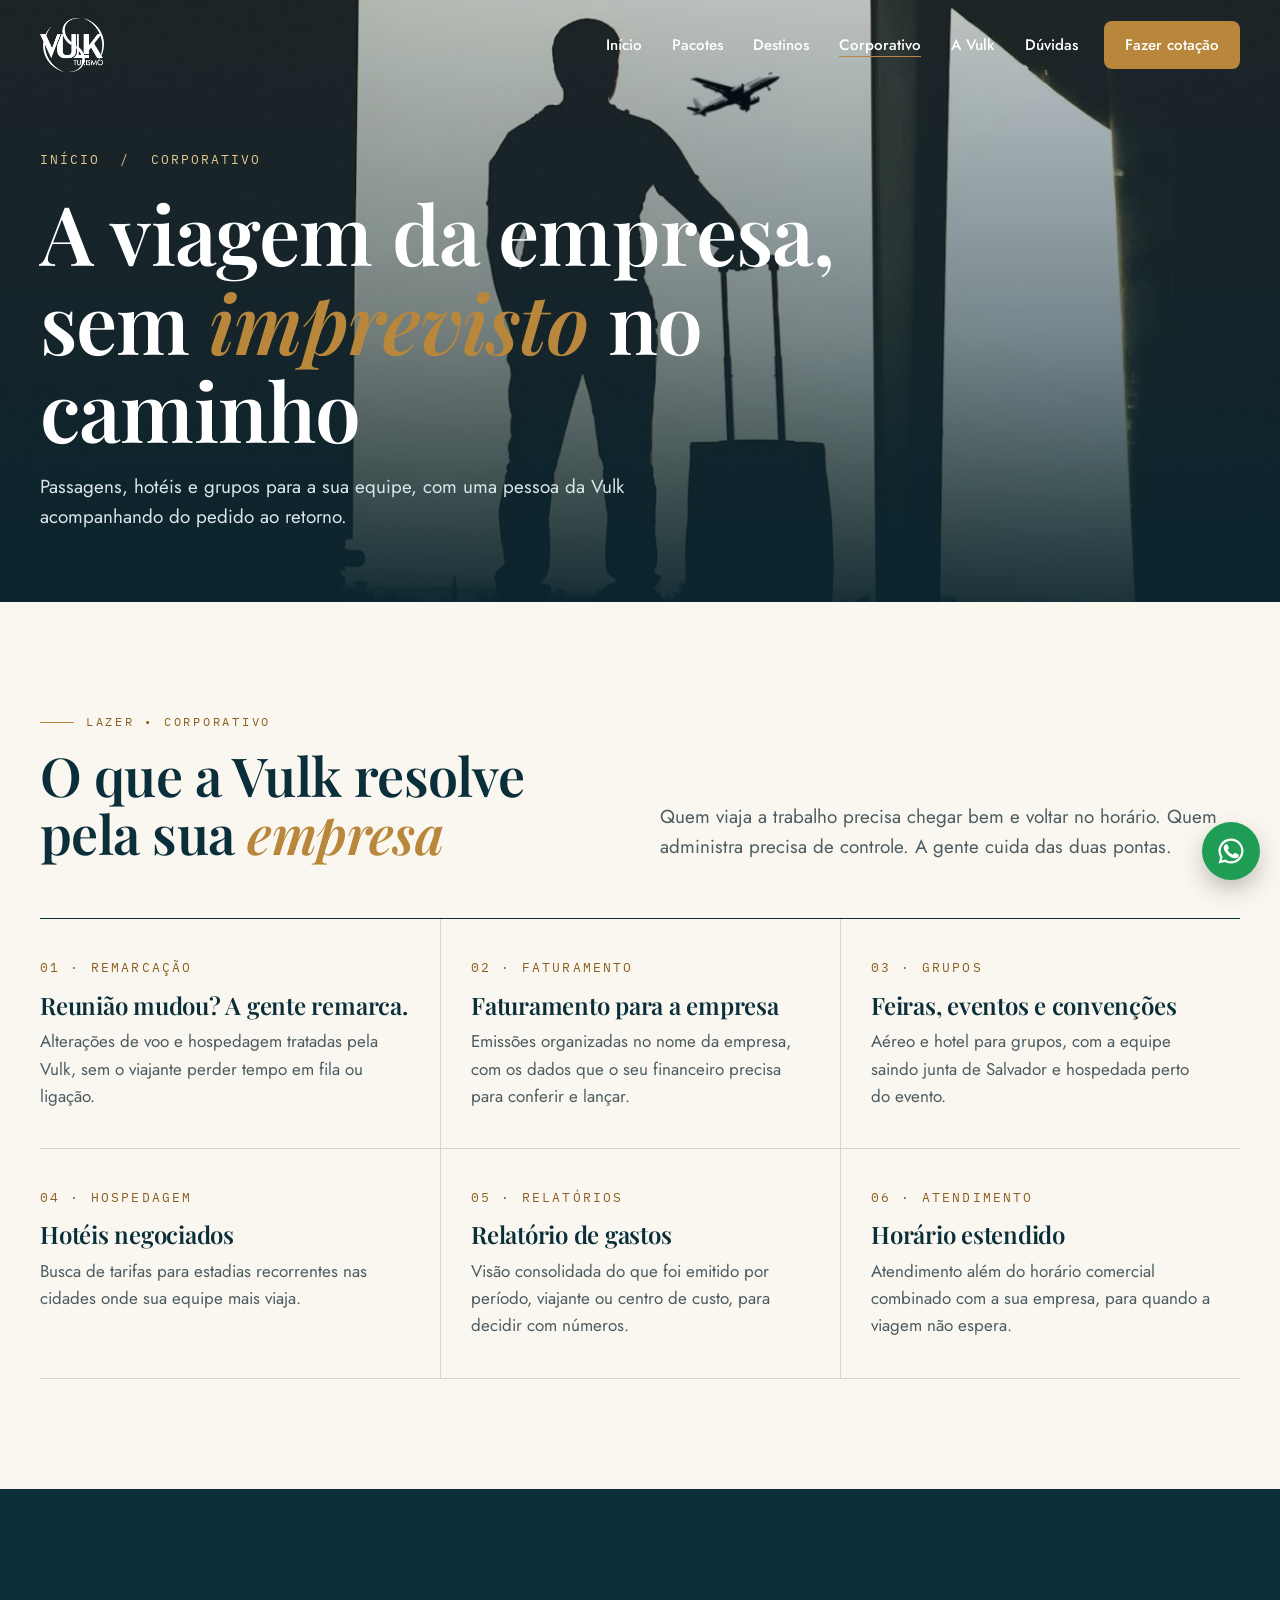
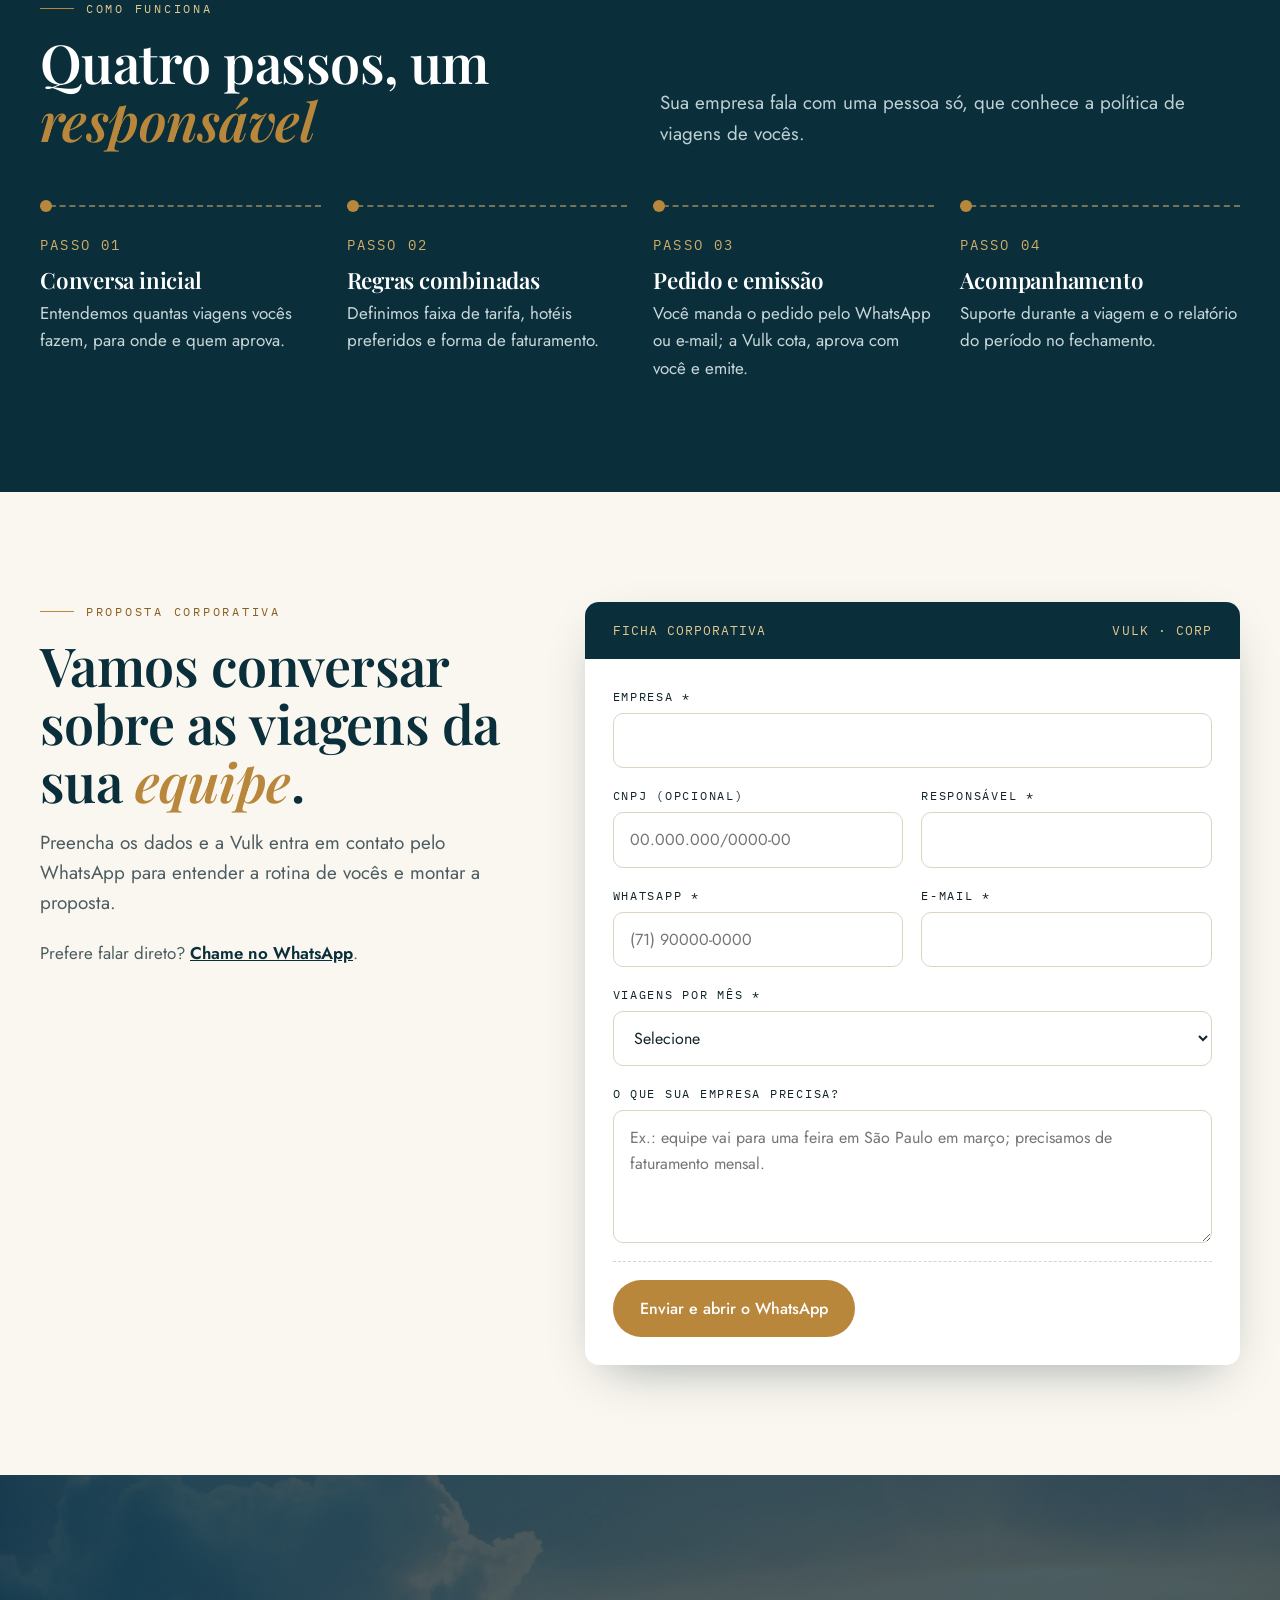
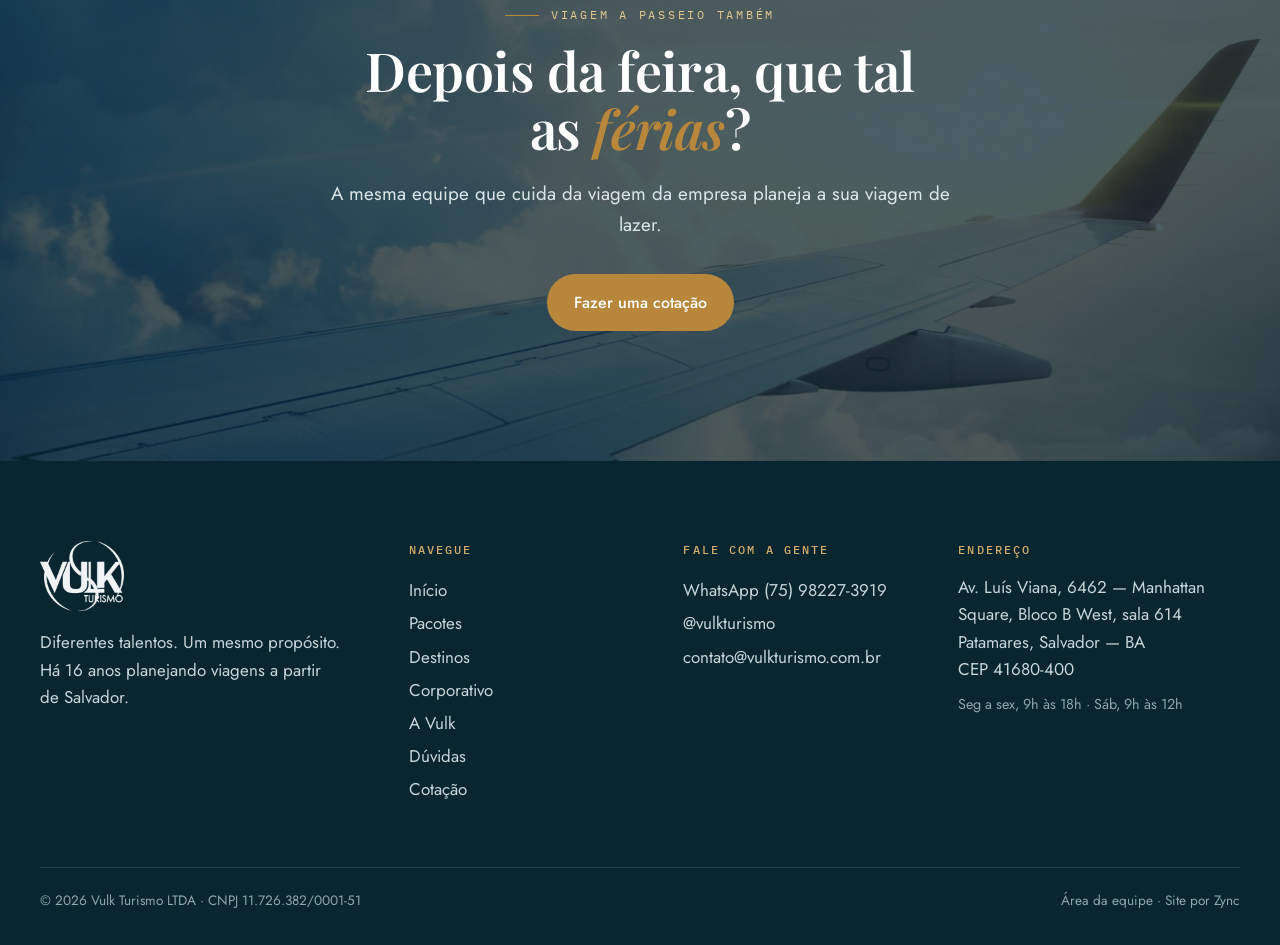
<file: corporativo.html>
<!doctype html>
<html lang="pt-BR">
<head>
<meta charset="utf-8">
<meta name="viewport" content="width=device-width, initial-scale=1">
<title>Viagens corporativas — Vulk Turismo</title>
<meta name="description" content="Viagens corporativas com a Vulk Turismo em Salvador: passagens, hospedagem, grupos para feiras e eventos, remarcações e relatórios de gastos para sua empresa.">
<link rel="icon" href="img/logo.png">
<link rel="preconnect" href="https://fonts.googleapis.com"><link href="https://fonts.googleapis.com/css2?family=Playfair+Display:ital,wght@0,500;0,600;0,700;1,500;1,600&family=Jost:wght@400;500;600&family=IBM+Plex+Mono:wght@500&display=swap" rel="stylesheet">
<link rel="stylesheet" href="assets/css/style.css?v=20261111013420"><link rel="stylesheet" href="assets/css/paginas.css?v=20261111013420">
</head>
<body data-topo="transp">
<div id="topo"></div>

<section class="page-hero">
  <div class="bg" style="background-image:url(img/business-2.jpg)"></div>
  <div class="wrap">
    <div class="migalha"><a href="index.html">Início</a> &nbsp;/&nbsp; Corporativo</div>
    <h1>A viagem da empresa, sem <em>imprevisto</em> no caminho</h1>
    <p class="lead">Passagens, hotéis e grupos para a sua equipe, com uma pessoa da Vulk acompanhando do pedido ao retorno.</p>
  </div>
</section>

<section class="sec">
  <div class="wrap">
    <div class="cabeca rv">
      <div><div class="eyebrow">Lazer • Corporativo</div><h2 style="margin-top:14px">O que a Vulk resolve pela sua <em>empresa</em></h2></div>
      <p class="lead">Quem viaja a trabalho precisa chegar bem e voltar no horário. Quem administra precisa de controle. A gente cuida das duas pontas.</p>
    </div>
    <div class="servicos">
      <div class="servico rv"><span class="cod">01 · REMARCAÇÃO</span><h3>Reunião mudou? A gente remarca.</h3><p>Alterações de voo e hospedagem tratadas pela Vulk, sem o viajante perder tempo em fila ou ligação.</p></div>
      <div class="servico rv d1"><span class="cod">02 · FATURAMENTO</span><h3>Faturamento para a empresa</h3><p>Emissões organizadas no nome da empresa, com os dados que o seu financeiro precisa para conferir e lançar.</p></div>
      <div class="servico rv d2"><span class="cod">03 · GRUPOS</span><h3>Feiras, eventos e convenções</h3><p>Aéreo e hotel para grupos, com a equipe saindo junta de Salvador e hospedada perto do evento.</p></div>
      <div class="servico rv"><span class="cod">04 · HOSPEDAGEM</span><h3>Hotéis negociados</h3><p>Busca de tarifas para estadias recorrentes nas cidades onde sua equipe mais viaja.</p></div>
      <div class="servico rv d1"><span class="cod">05 · RELATÓRIOS</span><h3>Relatório de gastos</h3><p>Visão consolidada do que foi emitido por período, viajante ou centro de custo, para decidir com números.</p></div>
      <div class="servico rv d2"><span class="cod">06 · ATENDIMENTO</span><h3>Horário estendido</h3><p>Atendimento além do horário comercial combinado com a sua empresa, para quando a viagem não espera.</p></div>
    </div>
  </div>
</section>

<section class="sec sec-escura">
  <div class="wrap">
    <div class="cabeca rv">
      <div><div class="eyebrow claro">Como funciona</div><h2 style="margin-top:14px">Quatro passos, um <em>responsável</em></h2></div>
      <p class="lead">Sua empresa fala com uma pessoa só, que conhece a política de viagens de vocês.</p>
    </div>
    <div class="passos">
      <div class="passo rv"><span class="n">PASSO 01</span><h3>Conversa inicial</h3><p>Entendemos quantas viagens vocês fazem, para onde e quem aprova.</p></div>
      <div class="passo rv d1"><span class="n">PASSO 02</span><h3>Regras combinadas</h3><p>Definimos faixa de tarifa, hotéis preferidos e forma de faturamento.</p></div>
      <div class="passo rv d2"><span class="n">PASSO 03</span><h3>Pedido e emissão</h3><p>Você manda o pedido pelo WhatsApp ou e-mail; a Vulk cota, aprova com você e emite.</p></div>
      <div class="passo rv d3"><span class="n">PASSO 04</span><h3>Acompanhamento</h3><p>Suporte durante a viagem e o relatório do período no fechamento.</p></div>
    </div>
  </div>
</section>

<section class="sec" id="formulario">
  <div class="wrap form-corp-wrap">
    <div class="rv">
      <div class="eyebrow">Proposta corporativa</div>
      <h2 style="margin-top:14px">Vamos conversar sobre as viagens da sua <em>equipe</em>.</h2>
      <p class="lead" style="margin-top:18px">Preencha os dados e a Vulk entra em contato pelo WhatsApp para entender a rotina de vocês e montar a proposta.</p>
      <p style="margin-top:22px;color:var(--cinza)">Prefere falar direto? <a id="zapDireto" href="#" target="_blank" rel="noopener" style="color:var(--petroleo);font-weight:600">Chame no WhatsApp</a>.</p>
    </div>
    <div class="form-cartao rv d1" id="cartao">
      <div class="cab"><span class="mono">Ficha corporativa</span><span class="mono">VULK · CORP</span></div>
      <form id="formCorp" novalidate>
        <div class="campo todo"><label for="empresa">Empresa *</label><input id="empresa" name="empresa" autocomplete="organization" required></div>
        <div class="campo"><label for="cnpj">CNPJ (opcional)</label><input id="cnpj" name="cnpj" inputmode="numeric" placeholder="00.000.000/0000-00"></div>
        <div class="campo"><label for="responsavel">Responsável *</label><input id="responsavel" name="responsavel" autocomplete="name" required></div>
        <div class="campo"><label for="whatsapp">WhatsApp *</label><input id="whatsapp" name="whatsapp" inputmode="tel" autocomplete="tel" placeholder="(71) 90000-0000" required></div>
        <div class="campo"><label for="email">E-mail *</label><input id="email" name="email" type="email" autocomplete="email" required></div>
        <div class="campo todo"><label for="volume">Viagens por mês *</label>
          <select id="volume" name="volume" required>
            <option value="">Selecione</option>
            <option>Eventuais (menos de 1)</option>
            <option>1 a 3</option>
            <option>4 a 10</option>
            <option>11 a 20</option>
            <option>Mais de 20</option>
          </select></div>
        <div class="campo todo"><label for="necessidade">O que sua empresa precisa?</label><textarea id="necessidade" name="necessidade" rows="4" placeholder="Ex.: equipe vai para uma feira em São Paulo em março; precisamos de faturamento mensal."></textarea></div>
        <div class="acoes">
          <button class="btn btn-ouro" type="submit">Enviar e abrir o WhatsApp</button>
          <span class="msg-erro" id="erroCorp" role="alert"></span>
        </div>
      </form>
    </div>
  </div>
</section>

<section class="cta-final">
  <div class="bg" style="background-image:url(img/airport.jpg)"></div>
  <div class="wrap">
    <div class="eyebrow">Viagem a passeio também</div>
    <h2>Depois da feira, que tal as <em>férias</em>?</h2>
    <p class="lead">A mesma equipe que cuida da viagem da empresa planeja a sua viagem de lazer.</p>
    <a class="btn btn-ouro" href="cotacao.html">Fazer uma cotação</a>
  </div>
</section>

<div id="rodape"></div>
<script src="assets/js/data.js?v=20261111013420"></script><script src="assets/js/site.js?v=20261111013420"></script>
<script>
(function () {
  const S = window.VULK_SITE;
  const $ = (id) => document.getElementById(id);
  $('zapDireto').href = S.zapLink('Olá, Vulk! Quero falar sobre viagens corporativas para a minha empresa.');
  const so = (v) => v.replace(/\D/g, '');
  $('whatsapp').addEventListener('input', (e) => {
    const d = so(e.target.value).slice(0, 11);
    e.target.value = d.length > 10 ? `(${d.slice(0, 2)}) ${d.slice(2, 7)}-${d.slice(7)}` : d.length > 6 ? `(${d.slice(0, 2)}) ${d.slice(2, 6)}-${d.slice(6)}` : d.length > 2 ? `(${d.slice(0, 2)}) ${d.slice(2)}` : d;
  });
  $('cnpj').addEventListener('input', (e) => {
    const d = so(e.target.value).slice(0, 14);
    let r = d.slice(0, 2);
    if (d.length > 2) r += '.' + d.slice(2, 5);
    if (d.length > 5) r += '.' + d.slice(5, 8);
    if (d.length > 8) r += '/' + d.slice(8, 12);
    if (d.length > 12) r += '-' + d.slice(12);
    e.target.value = r;
  });

  $('formCorp').addEventListener('submit', (ev) => {
    ev.preventDefault();
    const v = (id) => $(id).value.trim();
    const erros = [];
    document.querySelectorAll('#formCorp .campo').forEach((c) => c.classList.remove('erro'));
    const marca = (id, msg) => { $(id).closest('.campo').classList.add('erro'); erros.push(msg); };
    if (!v('empresa')) marca('empresa', 'Informe o nome da empresa.');
    if (!v('responsavel')) marca('responsavel', 'Informe o responsável.');
    if (so(v('whatsapp')).length < 10) marca('whatsapp', 'WhatsApp com DDD.');
    if (!/^[^\s@]+@[^\s@]+\.[^\s@]+$/.test(v('email'))) marca('email', 'E-mail válido.');
    if (!v('volume')) marca('volume', 'Escolha as viagens por mês.');
    if (v('cnpj') && so(v('cnpj')).length !== 14) marca('cnpj', 'CNPJ incompleto.');
    if (erros.length) { $('erroCorp').textContent = 'Confira: ' + erros.join(' '); document.querySelector('#formCorp .erro input, #formCorp .erro select').focus(); return; }
    $('erroCorp').textContent = '';

    const obs = [`Responsável: ${v('responsavel')}`, `E-mail: ${v('email')}`, v('cnpj') ? `CNPJ: ${v('cnpj')}` : '', `Viagens/mês: ${v('volume')}`, v('necessidade') ? `Necessidade: ${v('necessidade')}` : ''].filter(Boolean).join(' · ');
    const c = S.registrarCotacao({ nome: v('empresa'), whatsapp: so(v('whatsapp')), destino: 'Corporativo', canal: 'corporativo', obs, tipo: 'Corporativo', origem: '—', passageiros: 1, horarios: [], bagagem: '—', ida: '', volta: '', responsavel: v('responsavel'), email: v('email'), cnpj: v('cnpj'), volume: v('volume') });
    const codigo = c.id.toUpperCase();
    const msg = `Olá, Vulk! Pedido de proposta corporativa (${codigo})\n\n` + [`Empresa: ${v('empresa')}`, v('cnpj') ? `CNPJ: ${v('cnpj')}` : '', `Responsável: ${v('responsavel')}`, `WhatsApp: ${v('whatsapp')}`, `E-mail: ${v('email')}`, `Viagens por mês: ${v('volume')}`, v('necessidade') ? `Necessidade: ${v('necessidade')}` : ''].filter(Boolean).join('\n');
    const url = S.zapLink(msg);
    window.open(url, '_blank', 'noopener');
    $('cartao').innerHTML = `
      <div class="cab"><span class="mono">Ficha corporativa</span><span class="mono">RECEBIDA</span></div>
      <div class="confirma">
        <div class="selo-ok">OK</div>
        <h3>Pedido enviado</h3>
        <p>Obrigado, ${v('responsavel').split(' ')[0].replace(/[<>&"]/g, '')}. A Vulk vai falar com você pelo WhatsApp para montar a proposta da ${v('empresa').replace(/[<>&"]/g, '')}.</p>
        <div class="mono" style="color:var(--cinza);margin-bottom:8px">Código do pedido</div>
        <div class="localizador">${codigo}</div>
        <p style="margin-top:22px">O WhatsApp não abriu? <a href="${url}" target="_blank" rel="noopener" style="color:var(--petroleo);font-weight:600">Toque aqui para enviar</a>.</p>
      </div>`;
    $('cartao').scrollIntoView({ behavior: 'smooth', block: 'center' });
  });
})();
</script>
</body>
</html>
</file>
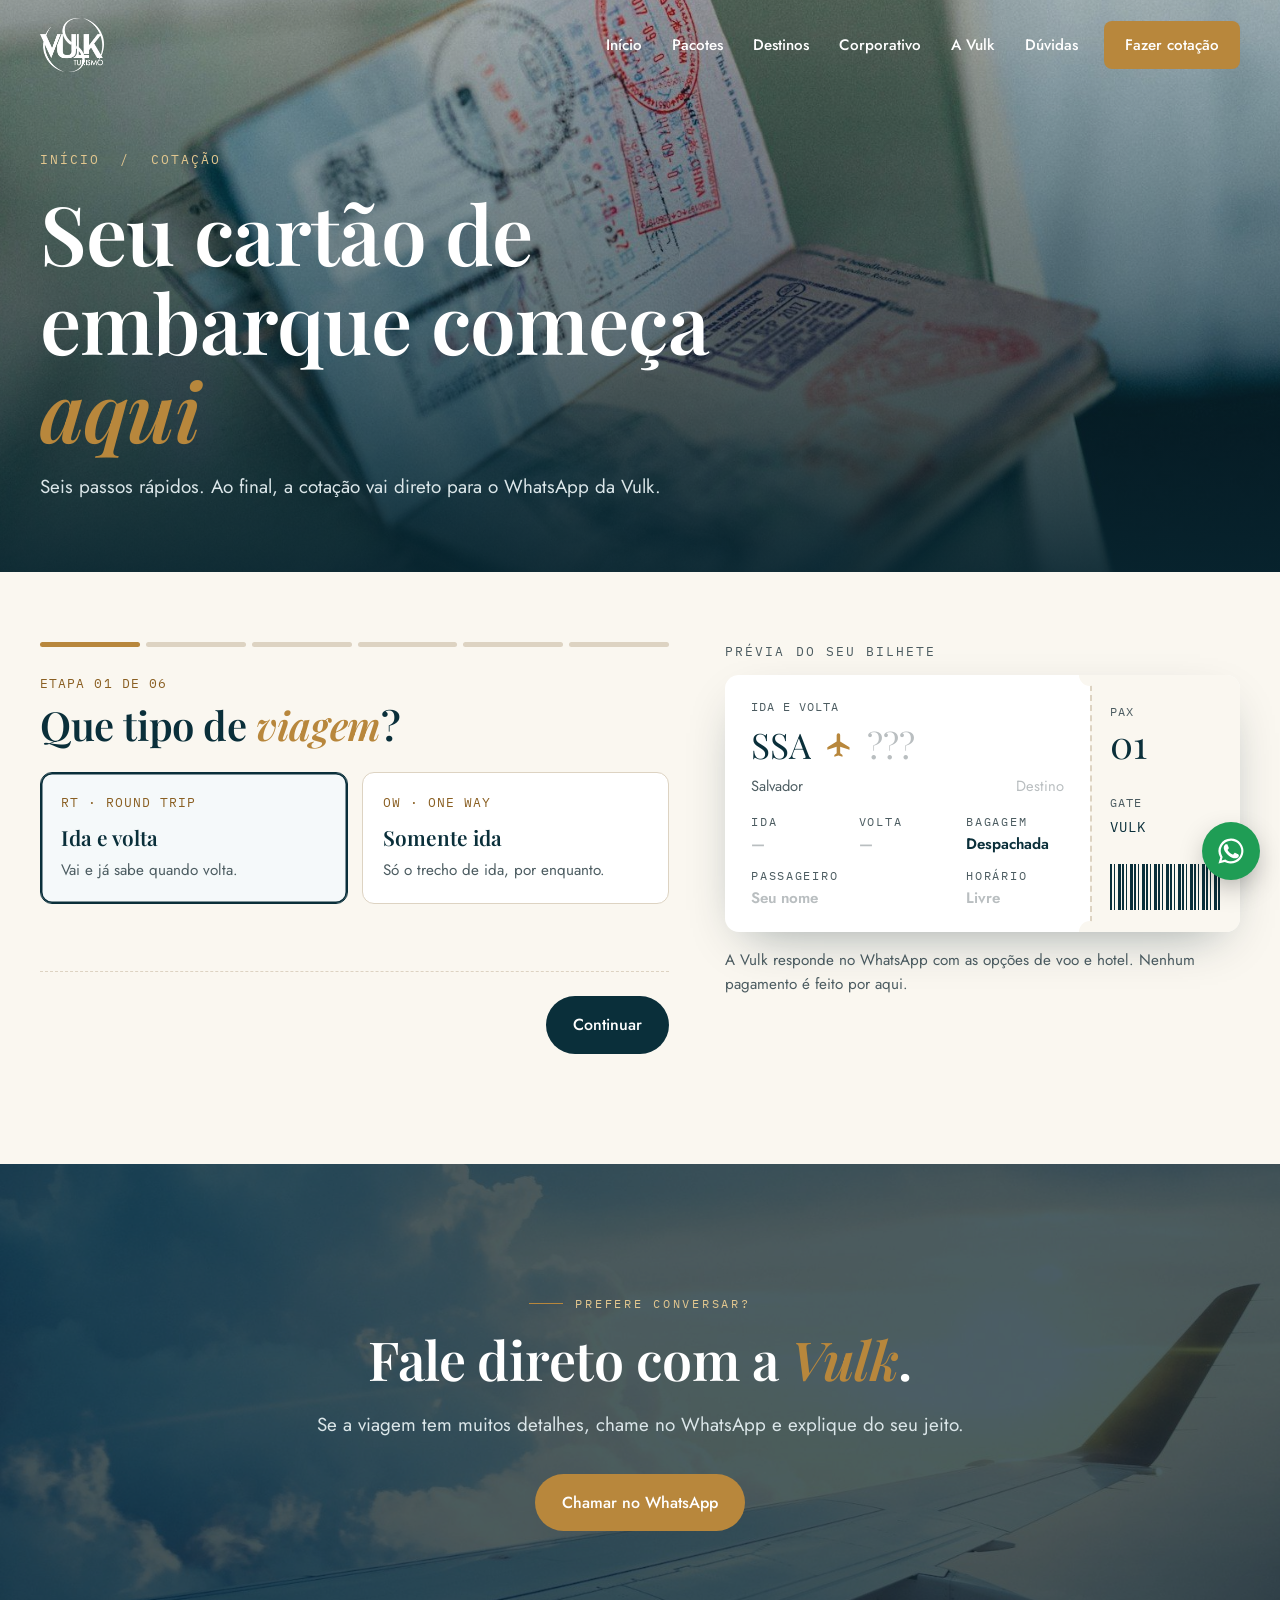
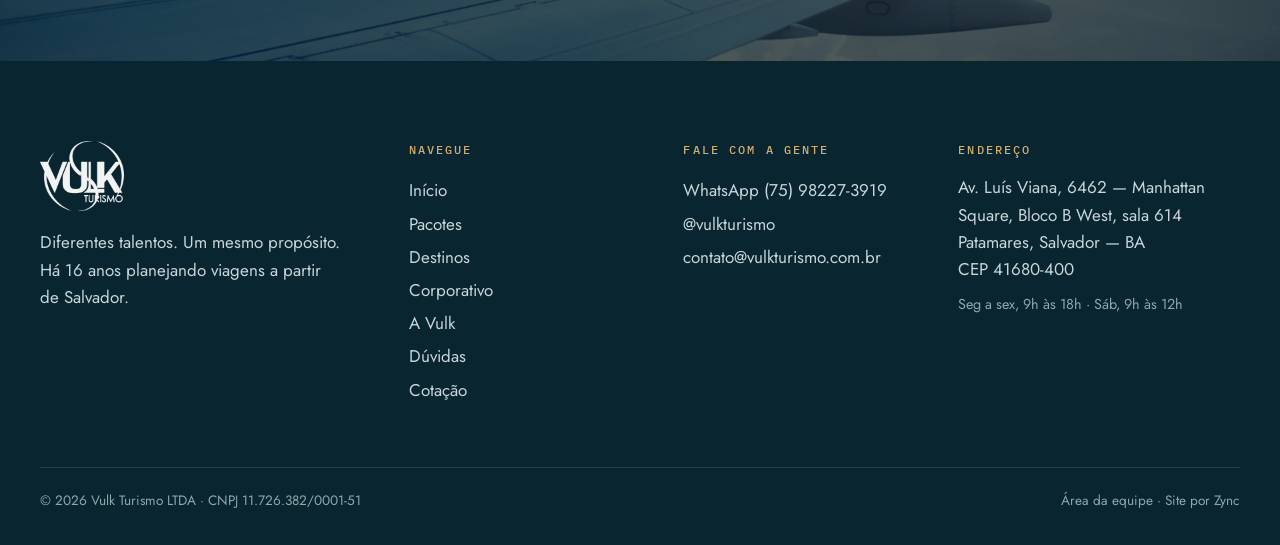
<file: cotacao.html>
<!doctype html>
<html lang="pt-BR">
<head>
<meta charset="utf-8">
<meta name="viewport" content="width=device-width, initial-scale=1">
<title>Cotação — Vulk Turismo</title>
<meta name="description" content="Faça sua cotação de passagem ou pacote com a Vulk Turismo em seis passos rápidos. A proposta chega no seu WhatsApp.">
<link rel="icon" href="img/logo.png">
<link rel="preconnect" href="https://fonts.googleapis.com"><link href="https://fonts.googleapis.com/css2?family=Playfair+Display:ital,wght@0,500;0,600;0,700;1,500;1,600&family=Jost:wght@400;500;600&family=IBM+Plex+Mono:wght@500&display=swap" rel="stylesheet">
<link rel="stylesheet" href="assets/css/style.css?v=20261111013420"><link rel="stylesheet" href="assets/css/paginas.css?v=20261111013420">
</head>
<body data-topo="transp">
<div id="topo"></div>

<section class="page-hero curto">
  <div class="bg" style="background-image:url(img/passport.jpg)"></div>
  <div class="wrap">
    <div class="migalha"><a href="index.html">Início</a> &nbsp;/&nbsp; Cotação</div>
    <h1>Seu cartão de embarque começa <em>aqui</em></h1>
    <p class="lead">Seis passos rápidos. Ao final, a cotação vai direto para o WhatsApp da Vulk.</p>
  </div>
</section>

<section class="sec" style="padding-top:70px">
  <div class="wrap cotar">
    <div id="colForm">
      <form id="formCot" novalidate>
        <div class="etapas-nav" aria-hidden="true"><span></span><span></span><span></span><span></span><span></span><span></span></div>

        <fieldset class="etapa" data-n="1" style="border:0">
          <div class="etapa-cab"><span class="mono">Etapa 01 de 06</span></div>
          <h2>Que tipo de <em>viagem</em>?</h2>
          <div class="opcoes" role="radiogroup" aria-label="Tipo de viagem">
            <label class="opcao"><input type="radio" name="tipo" value="Ida e volta" checked><span class="caixa"><span class="mono">RT · Round trip</span><b>Ida e volta</b><small>Vai e já sabe quando volta.</small></span></label>
            <label class="opcao"><input type="radio" name="tipo" value="Somente ida"><span class="caixa"><span class="mono">OW · One way</span><b>Somente ida</b><small>Só o trecho de ida, por enquanto.</small></span></label>
          </div>
          <p class="msg-erro" role="alert"></p>
        </fieldset>

        <fieldset class="etapa" data-n="2" style="border:0">
          <div class="etapa-cab"><span class="mono">Etapa 02 de 06</span></div>
          <h2>De onde e para <em>onde</em>?</h2>
          <div class="grade-campos">
            <div class="campo"><label for="origem">Origem</label><input id="origem" name="origem" value="Salvador (SSA)" autocomplete="off"></div>
            <div class="campo"><label for="destino">Destino</label><input id="destino" name="destino" list="sugestoes" placeholder="Cidade, país ou pacote" autocomplete="off"><datalist id="sugestoes"></datalist></div>
            <p class="campo ajuda todo">Não sabe o destino ainda? Escreva “a definir” e conte a ideia nas observações.</p>
          </div>
          <p class="msg-erro" role="alert"></p>
        </fieldset>

        <fieldset class="etapa" data-n="3" style="border:0">
          <div class="etapa-cab"><span class="mono">Etapa 03 de 06</span></div>
          <h2>Quando você quer <em>ir</em>?</h2>
          <div class="grade-campos">
            <div class="campo"><label for="ida">Data de ida</label><input id="ida" name="ida" type="date"></div>
            <div class="campo" id="campoVolta"><label for="volta">Data de volta</label><input id="volta" name="volta" type="date"></div>
            <p class="campo ajuda todo">Datas flexíveis? Coloque uma aproximada e avise nas observações.</p>
          </div>
          <p class="msg-erro" role="alert"></p>
        </fieldset>

        <fieldset class="etapa" data-n="4" style="border:0">
          <div class="etapa-cab"><span class="mono">Etapa 04 de 06</span></div>
          <h2>E a <em>bagagem</em>?</h2>
          <div class="opcoes" role="radiogroup" aria-label="Bagagem">
            <label class="opcao"><input type="radio" name="bagagem" value="Despachada" checked><span class="caixa"><span class="mono">BAG · 23 kg</span><b>Despachada</b><small>Mala no porão, além da de mão.</small></span></label>
            <label class="opcao"><input type="radio" name="bagagem" value="Somente de mão"><span class="caixa"><span class="mono">CABINE</span><b>Só de mão</b><small>Viagem leve, só a mala de bordo.</small></span></label>
          </div>
          <p class="msg-erro" role="alert"></p>
        </fieldset>

        <fieldset class="etapa" data-n="5" style="border:0">
          <div class="etapa-cab"><span class="mono">Etapa 05 de 06</span></div>
          <h2>Horário de voo <em>preferido</em></h2>
          <p style="color:var(--cinza);margin:-10px 0 20px">Pode marcar mais de um. Se tanto faz, siga em frente.</p>
          <div class="chips" id="horarios"></div>
          <p class="msg-erro" role="alert"></p>
        </fieldset>

        <fieldset class="etapa" data-n="6" style="border:0">
          <div class="etapa-cab"><span class="mono">Etapa 06 de 06</span></div>
          <h2>Para quem é a <em>cotação</em>?</h2>
          <div class="grade-campos">
            <div class="campo todo"><label for="nome">Seu nome</label><input id="nome" name="nome" autocomplete="name"></div>
            <div class="campo"><label for="whatsapp">WhatsApp</label><input id="whatsapp" name="whatsapp" inputmode="tel" autocomplete="tel" placeholder="(71) 90000-0000"></div>
            <div class="campo"><label for="passageiros">Passageiros</label>
              <div class="contador-pax"><button type="button" data-pax="-1" aria-label="Menos um passageiro">−</button><input id="passageiros" name="passageiros" type="number" min="1" max="99" value="1" inputmode="numeric"><button type="button" data-pax="1" aria-label="Mais um passageiro">+</button></div></div>
            <div class="campo todo"><label for="obs">Observações</label><textarea id="obs" name="obs" rows="3" placeholder="Idade das crianças, hotel desejado, ocasião especial…"></textarea></div>
          </div>
          <p class="msg-erro" role="alert"></p>
        </fieldset>

        <div class="etapa-acoes">
          <button type="button" class="btn-voltar" id="voltar" hidden>← Voltar</button>
          <button type="submit" class="btn btn-petroleo" id="avancar" style="margin-left:auto">Continuar</button>
        </div>
      </form>
    </div>

    <aside class="previa" aria-label="Prévia do seu bilhete">
      <div class="rotulo-previa">Prévia do seu bilhete</div>
      <div class="bilhete">
        <div class="corpo">
          <div class="mono" style="color:var(--cinza)" id="pTipo">Ida e volta</div>
          <div class="rota"><span id="pOrig">SSA</span><span id="pAviao"></span><span id="pDest" class="vazio-campo">???</span></div>
          <div class="cidades"><span id="pOrigNome">Salvador</span><span id="pDestNome">Destino</span></div>
          <dl>
            <div><dt>Ida</dt><dd id="pIda" class="vazio-campo">—</dd></div>
            <div id="pVoltaBox"><dt>Volta</dt><dd id="pVolta" class="vazio-campo">—</dd></div>
            <div><dt>Bagagem</dt><dd id="pBag">Despachada</dd></div>
            <div style="grid-column:span 2"><dt>Passageiro</dt><dd id="pNome" class="vazio-campo">Seu nome</dd></div>
            <div><dt>Horário</dt><dd id="pHor" class="vazio-campo">Livre</dd></div>
          </dl>
        </div>
        <div class="canhoto">
          <div><span class="mono">PAX</span><div class="pax" id="pPax">01</div></div>
          <div><span class="mono">GATE</span><div class="mono" style="color:var(--petroleo);font-size:.9rem">VULK</div></div>
          <div class="codigo-barras" aria-hidden="true"></div>
        </div>
      </div>
      <p class="dica">A Vulk responde no WhatsApp com as opções de voo e hotel. Nenhum pagamento é feito por aqui.</p>
    </aside>
  </div>
</section>

<section class="cta-final">
  <div class="bg" style="background-image:url(img/airport.jpg)"></div>
  <div class="wrap">
    <div class="eyebrow">Prefere conversar?</div>
    <h2>Fale direto com a <em>Vulk</em>.</h2>
    <p class="lead">Se a viagem tem muitos detalhes, chame no WhatsApp e explique do seu jeito.</p>
    <a class="btn btn-ouro" id="zapCta" href="#" target="_blank" rel="noopener">Chamar no WhatsApp</a>
  </div>
</section>

<div id="rodape"></div>
<script src="assets/js/data.js?v=20261111013420"></script><script src="assets/js/site.js?v=20261111013420"></script>
<script src="assets/js/cotacao.js?v=20261111013420"></script>
</body>
</html>
</file>
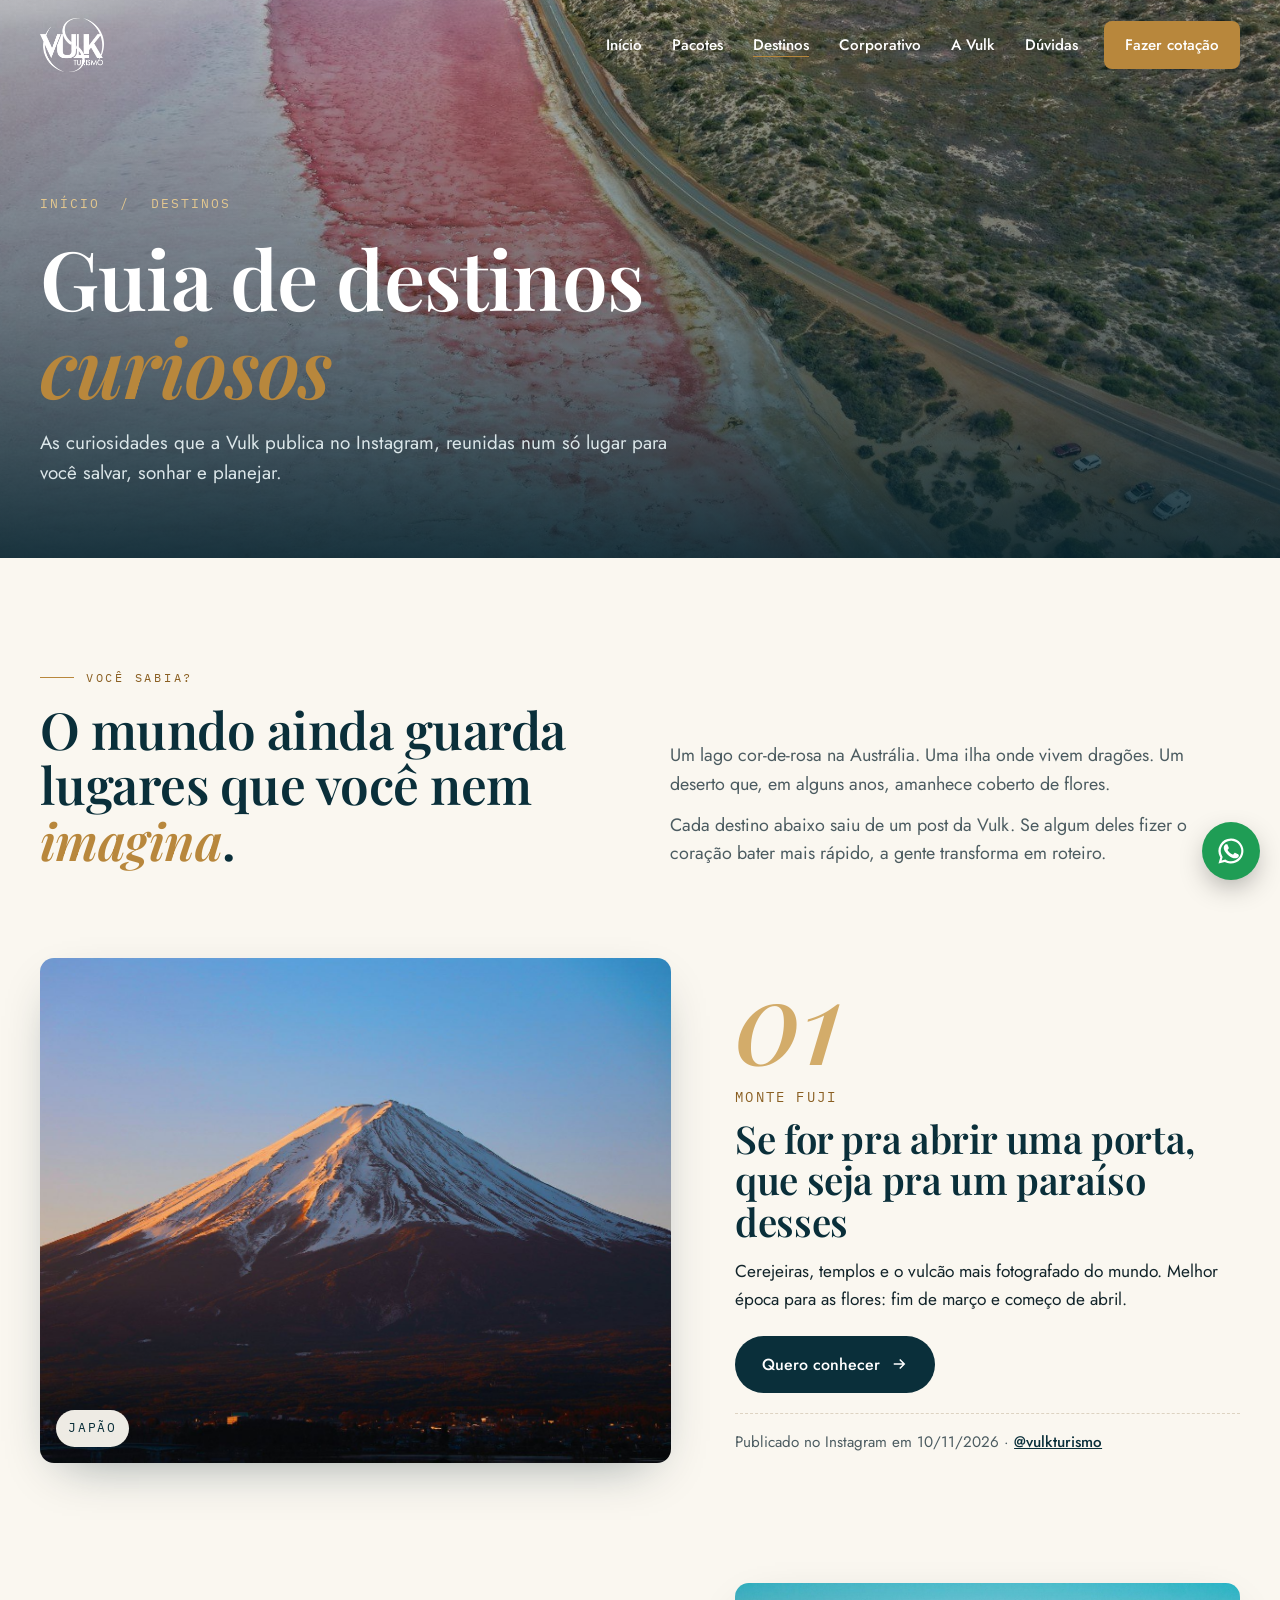
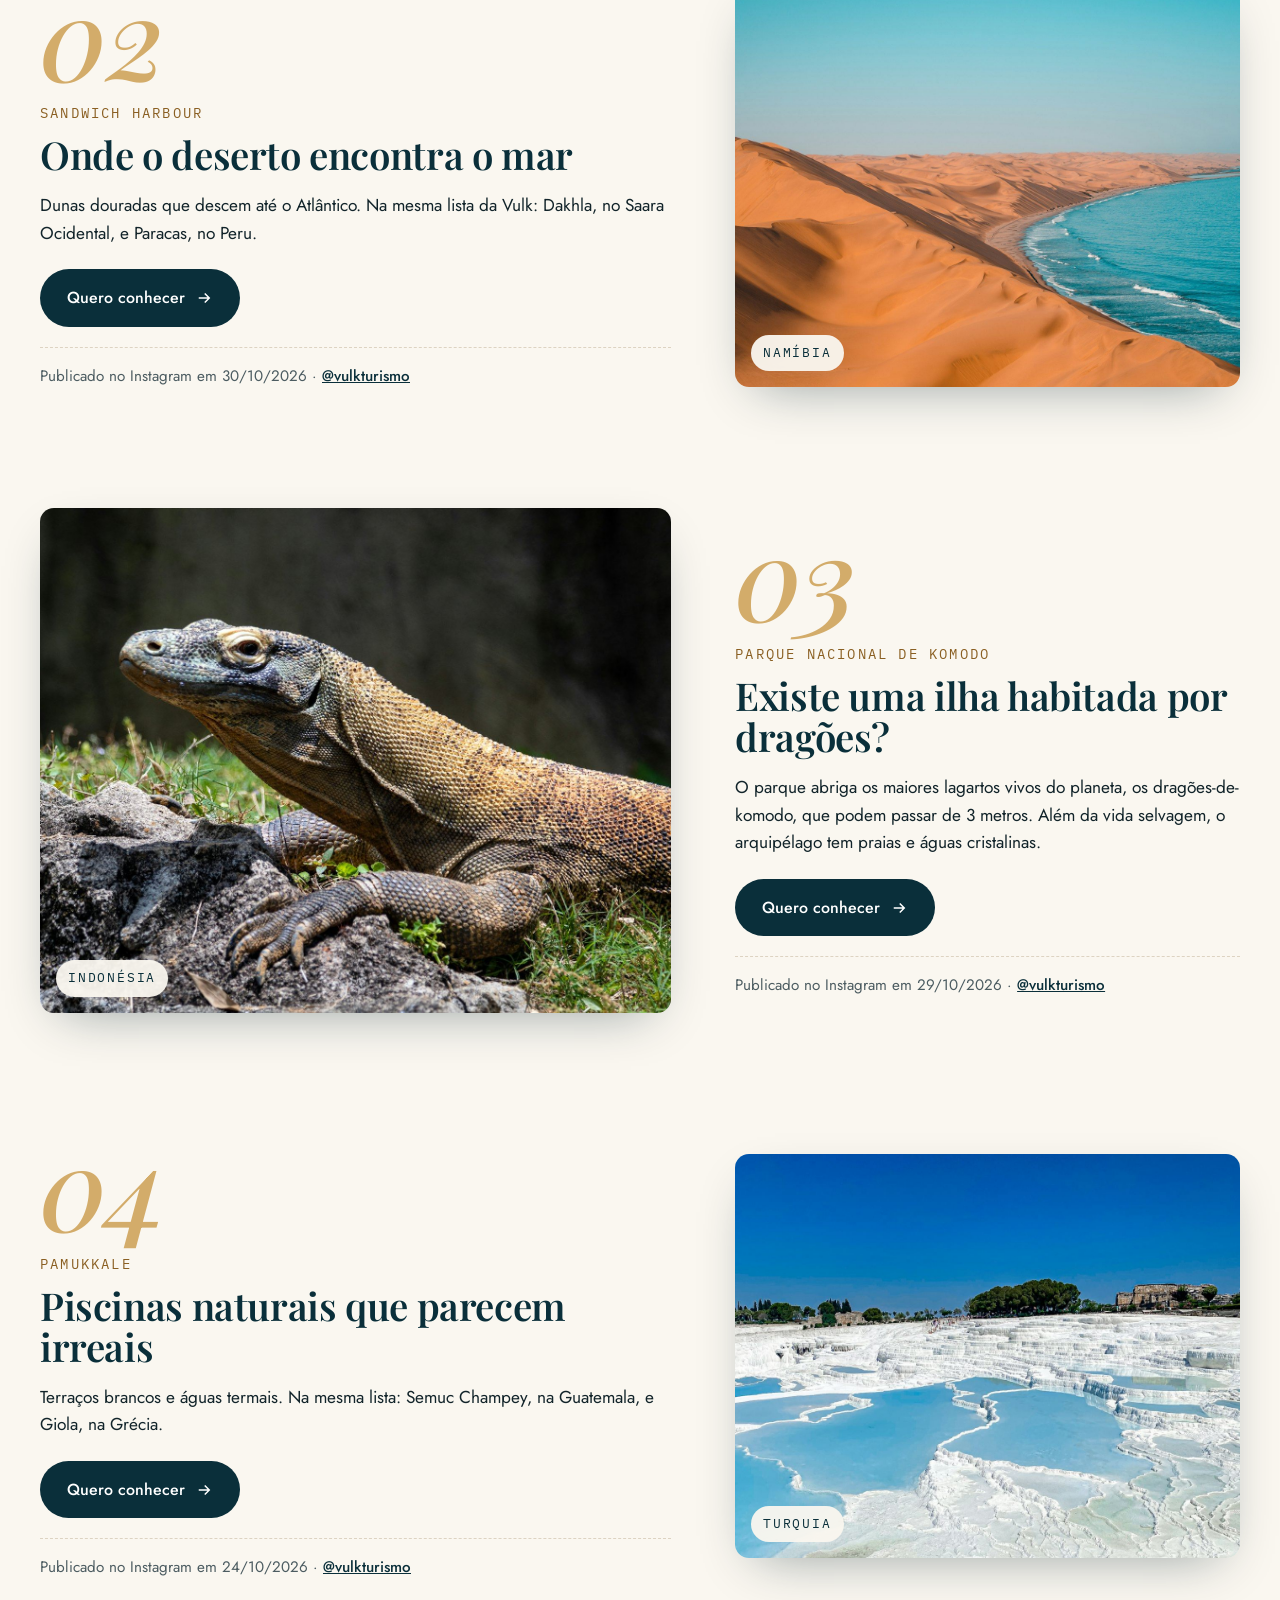
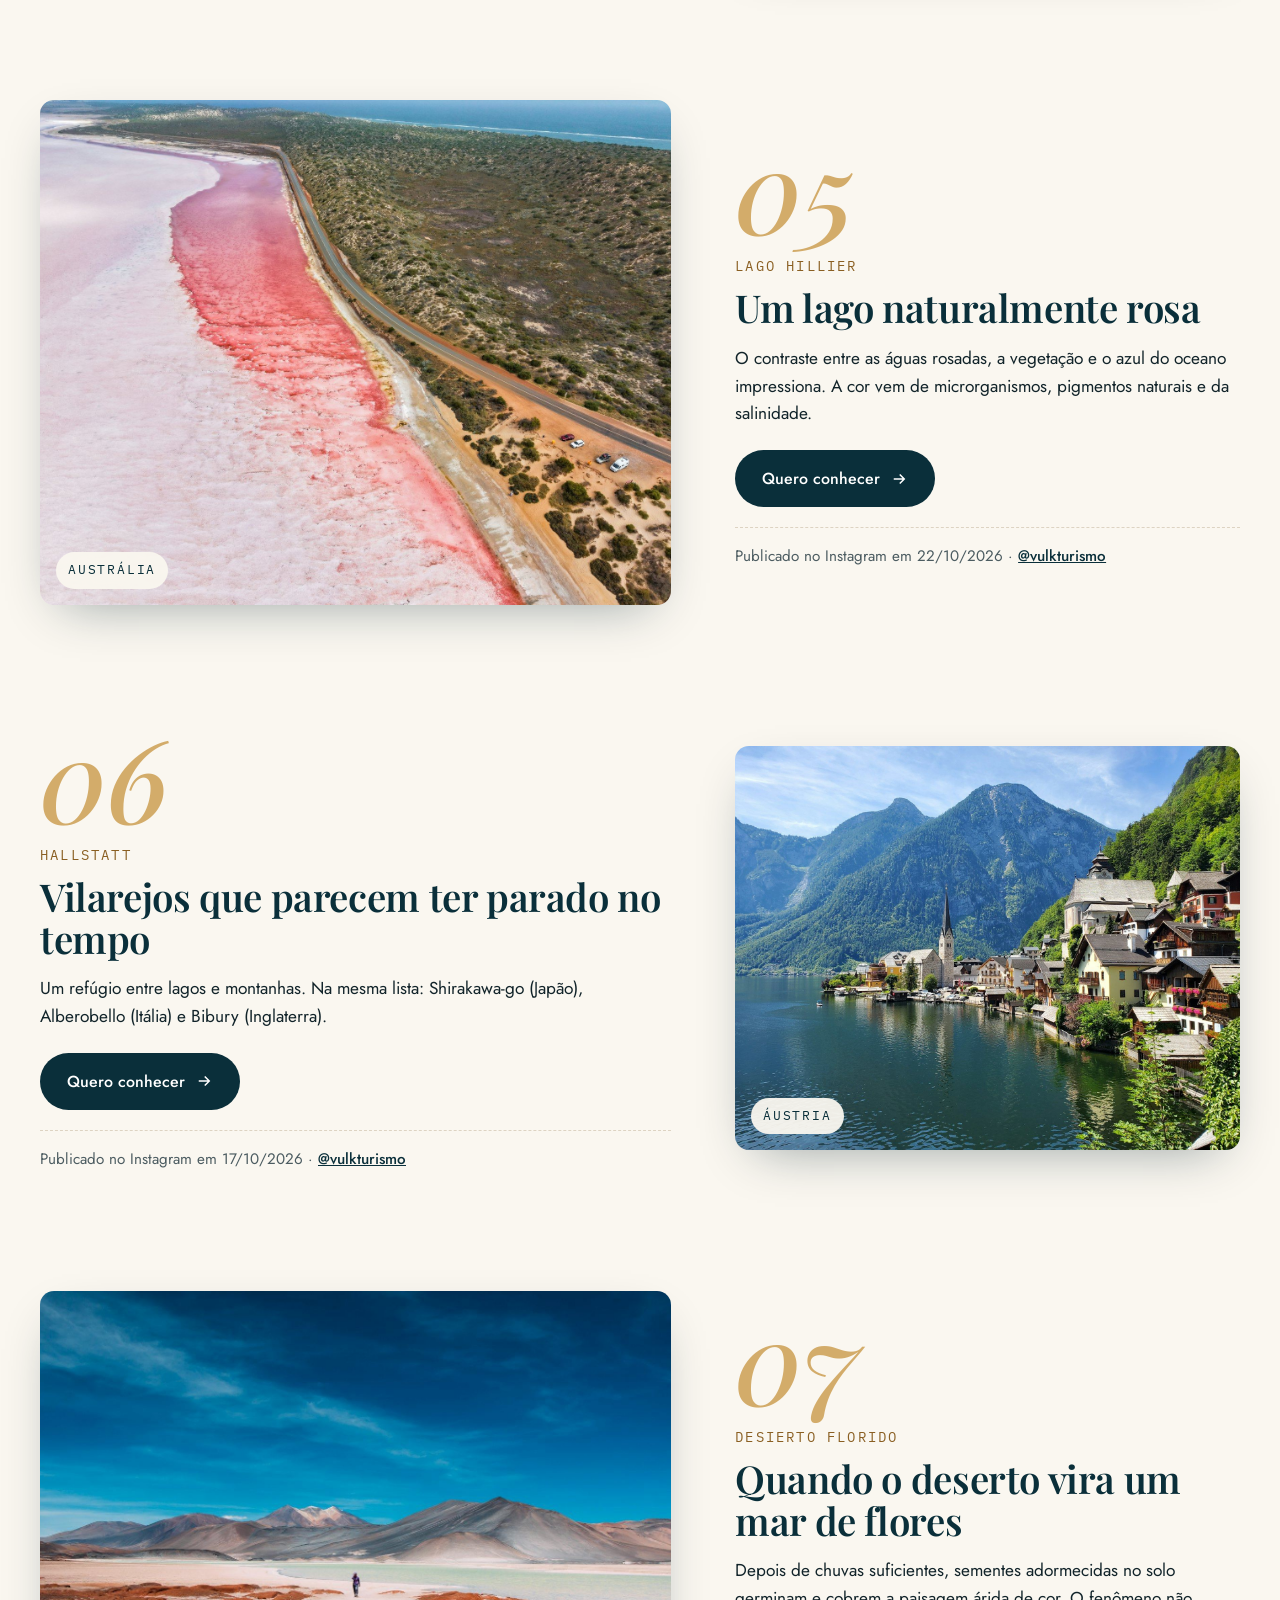
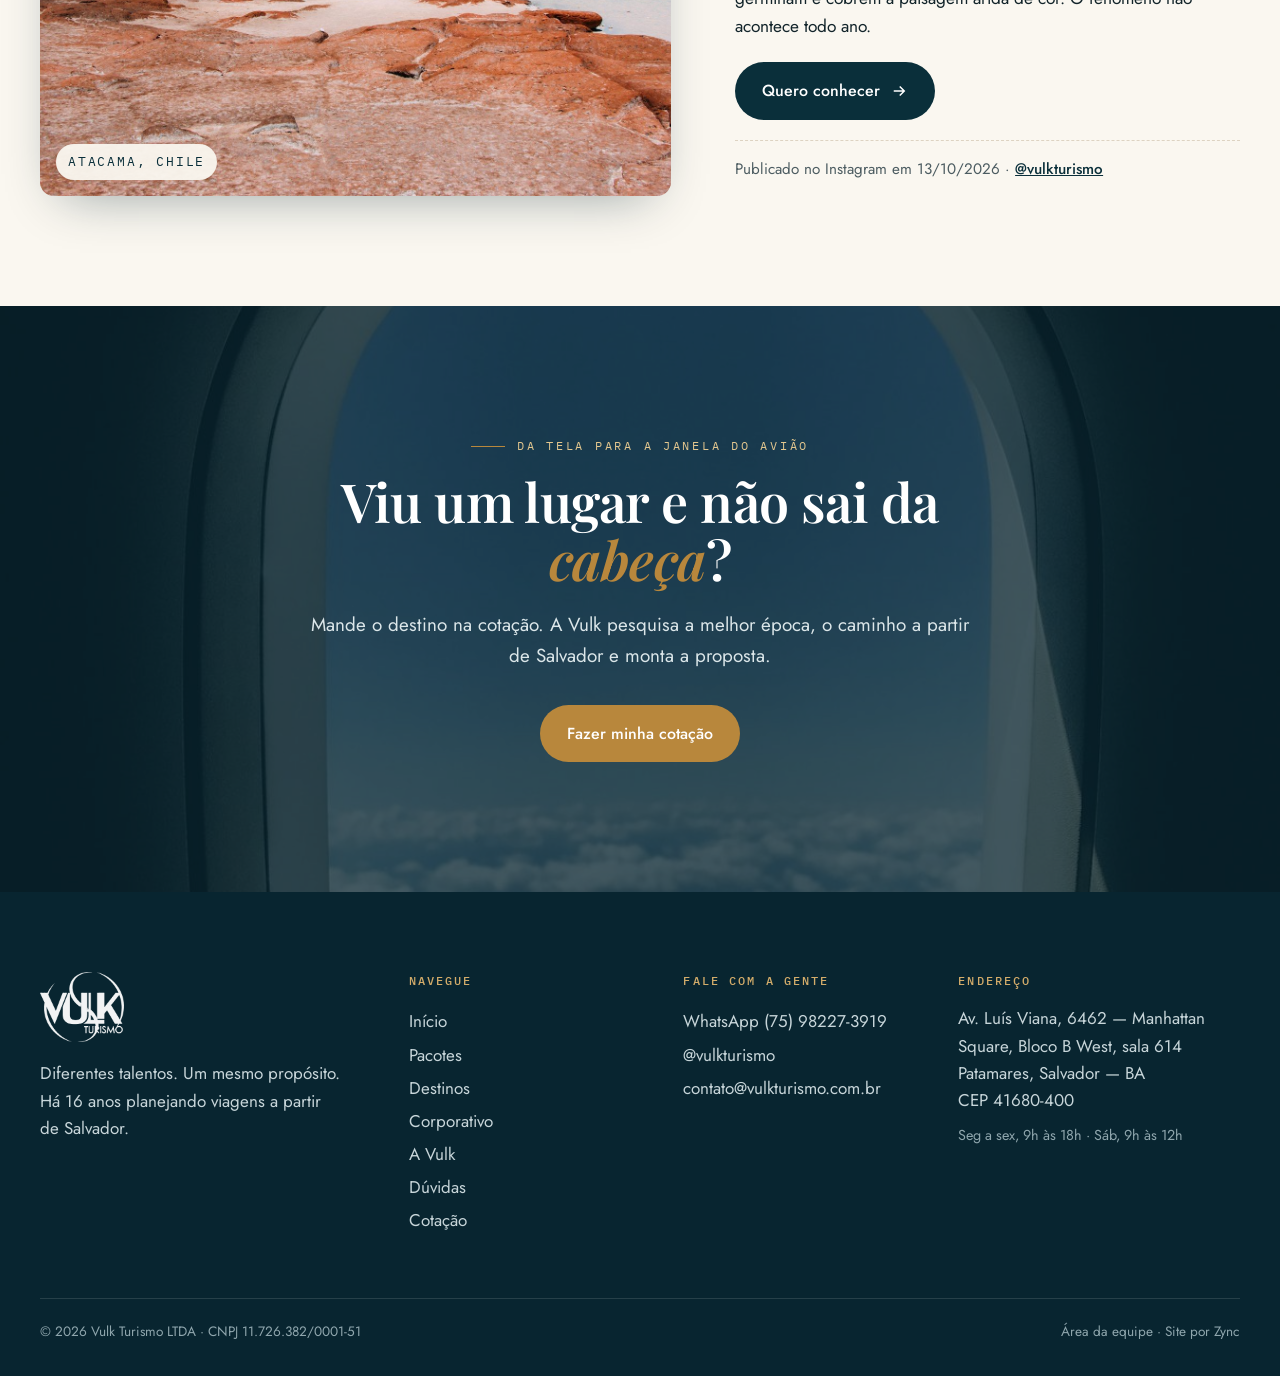
<file: destinos.html>
<!doctype html>
<html lang="pt-BR">
<head>
<meta charset="utf-8">
<meta name="viewport" content="width=device-width, initial-scale=1">
<title>Guia de destinos — Vulk Turismo</title>
<meta name="description" content="Guia de destinos curiosos da Vulk Turismo: lagos rosa, ilhas de dragões, desertos que florescem e outros lugares que você nem imagina.">
<link rel="icon" href="img/logo.png">
<link rel="preconnect" href="https://fonts.googleapis.com"><link href="https://fonts.googleapis.com/css2?family=Playfair+Display:ital,wght@0,500;0,600;0,700;1,500;1,600&family=Jost:wght@400;500;600&family=IBM+Plex+Mono:wght@500&display=swap" rel="stylesheet">
<link rel="stylesheet" href="assets/css/style.css?v=20261111013420"><link rel="stylesheet" href="assets/css/paginas.css?v=20261111013420">
</head>
<body data-topo="transp">
<div id="topo"></div>

<section class="page-hero">
  <div class="bg" style="background-image:url(img/hillier.jpg)"></div>
  <div class="wrap">
    <div class="migalha"><a href="index.html">Início</a> &nbsp;/&nbsp; Destinos</div>
    <h1>Guia de destinos <em>curiosos</em></h1>
    <p class="lead">As curiosidades que a Vulk publica no Instagram, reunidas num só lugar para você salvar, sonhar e planejar.</p>
  </div>
</section>

<section class="sec">
  <div class="wrap">
    <div class="intro-guia rv">
      <div>
        <div class="eyebrow">Você sabia?</div>
        <h2 style="margin-top:14px">O mundo ainda guarda lugares que você nem <em>imagina</em>.</h2>
      </div>
      <div>
        <p>Um lago cor-de-rosa na Austrália. Uma ilha onde vivem dragões. Um deserto que, em alguns anos, amanhece coberto de flores.</p>
        <p>Cada destino abaixo saiu de um post da Vulk. Se algum deles fizer o coração bater mais rápido, a gente transforma em roteiro.</p>
      </div>
    </div>
    <div class="guia" id="guia"></div>
  </div>
</section>

<section class="cta-final">
  <div class="bg" style="background-image:url(img/airport-2.jpg)"></div>
  <div class="wrap">
    <div class="eyebrow">Da tela para a janela do avião</div>
    <h2>Viu um lugar e não sai da <em>cabeça</em>?</h2>
    <p class="lead">Mande o destino na cotação. A Vulk pesquisa a melhor época, o caminho a partir de Salvador e monta a proposta.</p>
    <a class="btn btn-ouro" href="cotacao.html">Fazer minha cotação</a>
  </div>
</section>

<div id="rodape"></div>
<script src="assets/js/data.js?v=20261111013420"></script><script src="assets/js/site.js?v=20261111013420"></script>
<script>
(function () {
  const V = window.VULK, S = window.VULK_SITE;
  const esc = (s) => String(s == null ? '' : s).replace(/[&<>"]/g, (c) => ({ '&': '&amp;', '<': '&lt;', '>': '&gt;', '"': '&quot;' }[c]));
  const ig = 'https://instagram.com/' + (S.cfg.instagram || 'vulkturismo');
  const data = (d) => { const [dd, mm, aa] = String(d || '').split('/'); return aa ? new Date(+aa, +mm - 1, +dd).getTime() : 0; };
  const lista = V.ler('destinos').slice().sort((a, b) => data(b.post) - data(a.post));
  const guia = document.getElementById('guia');
  if (!lista.length) { guia.innerHTML = '<div class="vazio">Em breve, novos destinos curiosos por aqui.</div>'; return; }
  guia.innerHTML = lista.map((d, i) => `
    <article class="destino" id="${esc(d.id)}">
      <div class="foto-d rv"><img src="img/${esc(d.img)}.jpg" alt="${esc(d.nome)}, ${esc(d.pais)}" loading="lazy"><span class="local">${esc(d.pais)}</span></div>
      <div class="rv d1">
        <div class="num" aria-hidden="true">${String(i + 1).padStart(2, '0')}</div>
        <div class="nome">${esc(d.nome)}</div>
        <h3>${esc(d.titulo)}</h3>
        <p class="txt">${esc(d.texto)}</p>
        <a class="btn btn-petroleo" href="cotacao.html?destino=${encodeURIComponent(d.nome + ', ' + d.pais)}">Quero conhecer ${S.ICONE.seta}</a>
        ${d.post ? `<p class="fonte">Publicado no Instagram em ${esc(d.post)} · <a href="${ig}" target="_blank" rel="noopener">@${esc(S.cfg.instagram || 'vulkturismo')}</a></p>` : ''}
      </div>
    </article>`).join('');
  S.revelar(guia);
})();
</script>
</body>
</html>
</file>
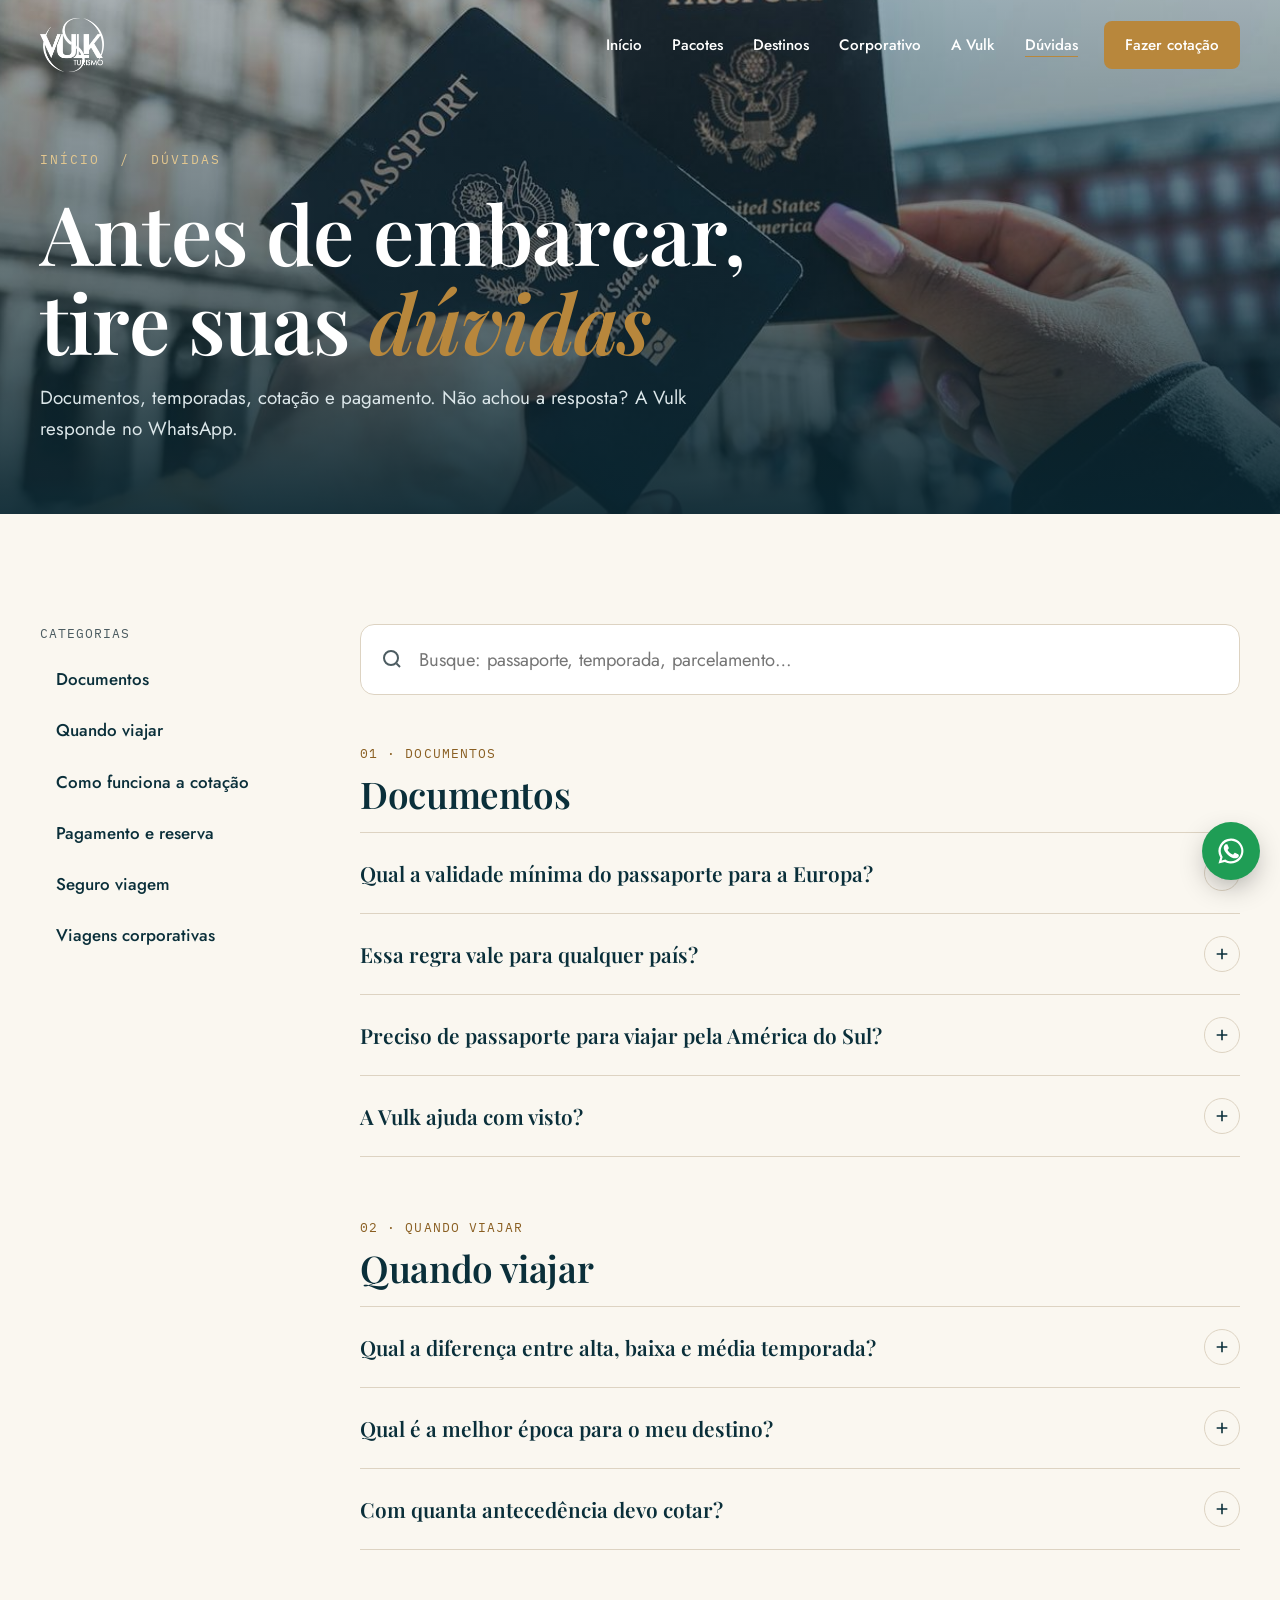
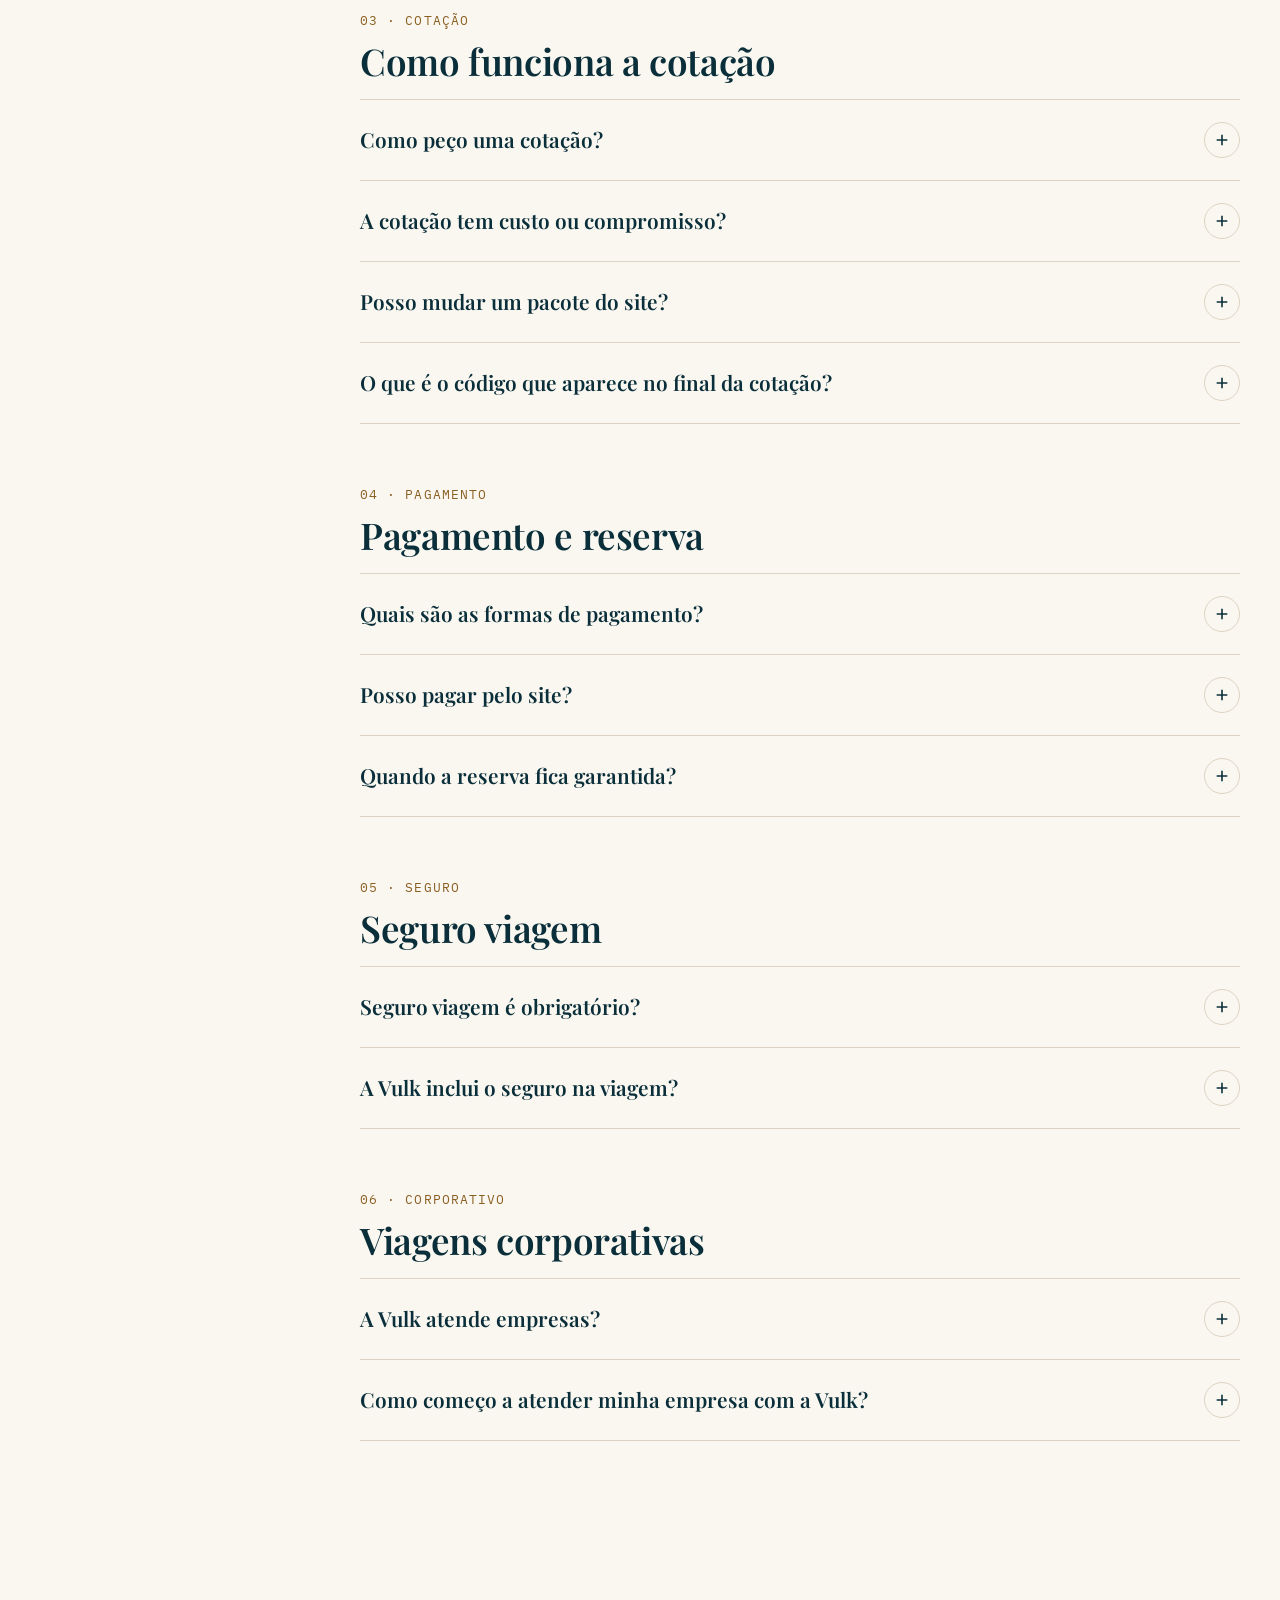
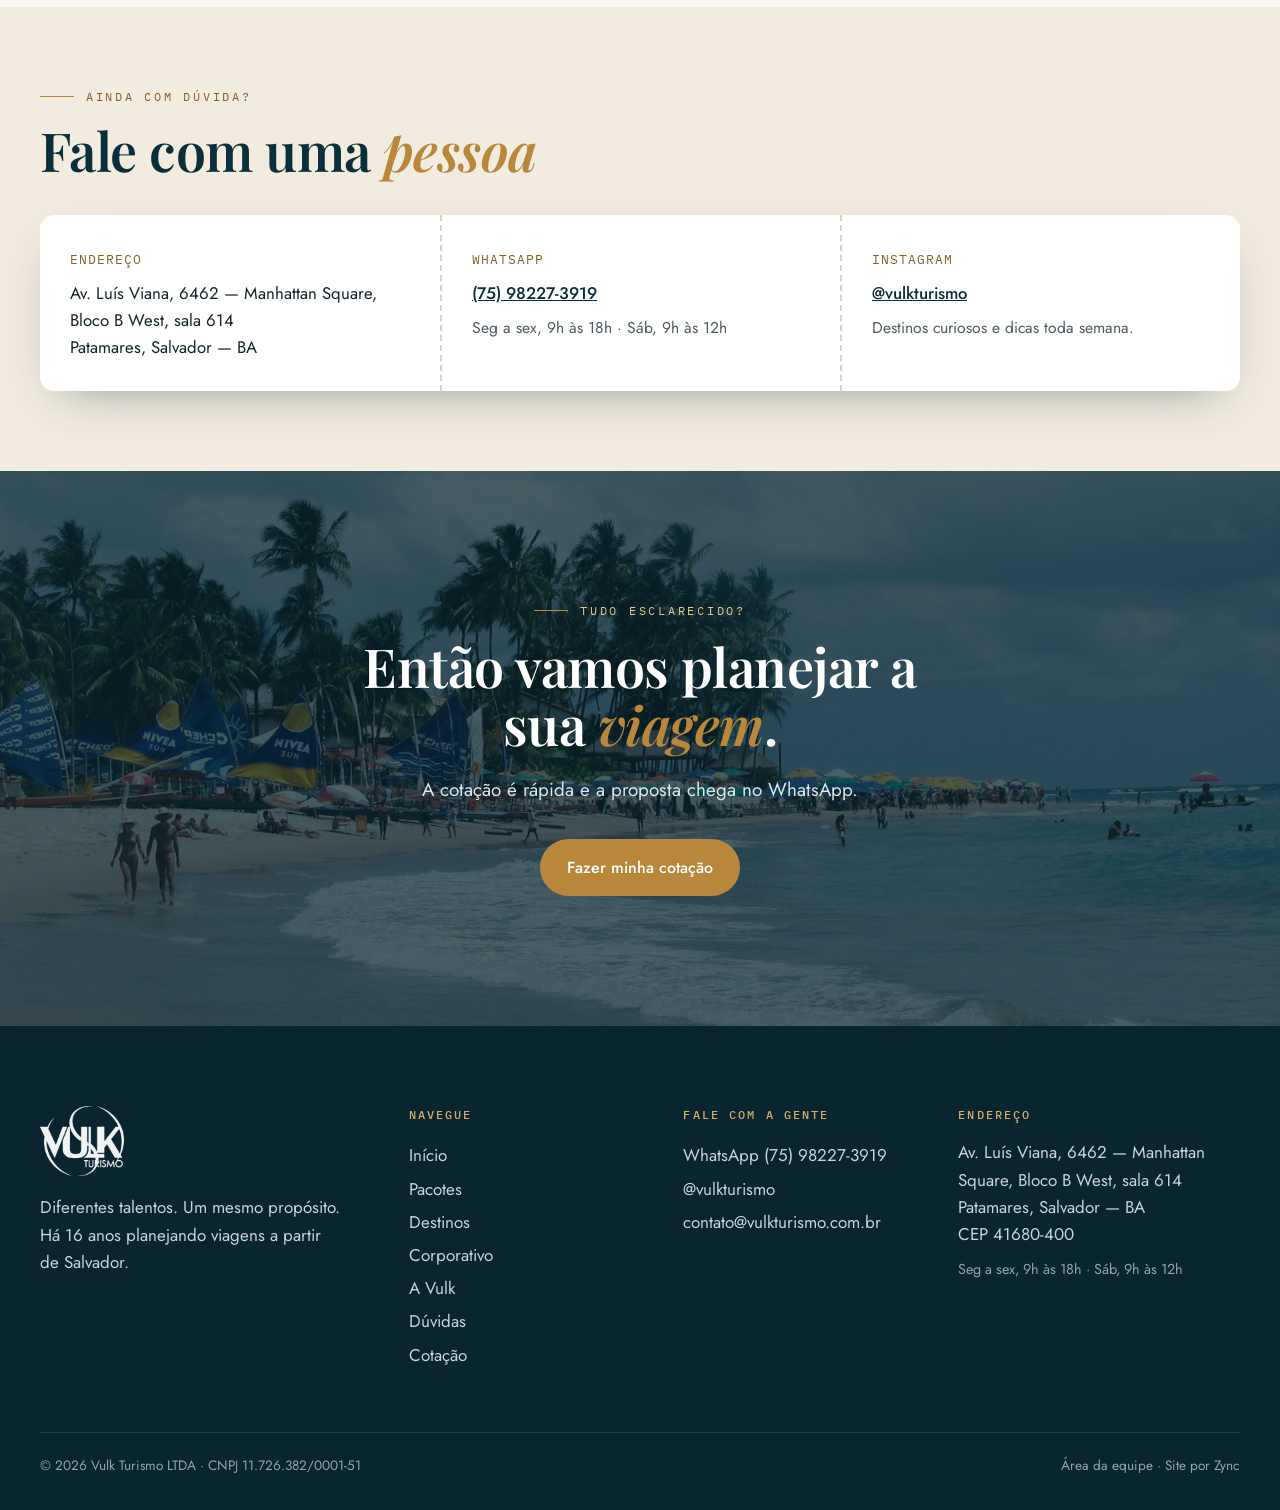
<file: duvidas.html>
<!doctype html>
<html lang="pt-BR">
<head>
<meta charset="utf-8">
<meta name="viewport" content="width=device-width, initial-scale=1">
<title>Dúvidas — Vulk Turismo</title>
<meta name="description" content="Perguntas frequentes sobre viagens com a Vulk Turismo: validade de passaporte, alta e baixa temporada, cotação, pagamento, seguro viagem e viagens corporativas.">
<link rel="icon" href="img/logo.png">
<link rel="preconnect" href="https://fonts.googleapis.com"><link href="https://fonts.googleapis.com/css2?family=Playfair+Display:ital,wght@0,500;0,600;0,700;1,500;1,600&family=Jost:wght@400;500;600&family=IBM+Plex+Mono:wght@500&display=swap" rel="stylesheet">
<link rel="stylesheet" href="assets/css/style.css?v=20261111013420"><link rel="stylesheet" href="assets/css/paginas.css?v=20261111013420">
</head>
<body data-topo="transp">
<div id="topo"></div>

<section class="page-hero curto">
  <div class="bg" style="background-image:url(img/passport-2.jpg)"></div>
  <div class="wrap">
    <div class="migalha"><a href="index.html">Início</a> &nbsp;/&nbsp; Dúvidas</div>
    <h1>Antes de embarcar, tire suas <em>dúvidas</em></h1>
    <p class="lead">Documentos, temporadas, cotação e pagamento. Não achou a resposta? A Vulk responde no WhatsApp.</p>
  </div>
</section>

<section class="sec">
  <div class="wrap faq-wrap">
    <nav class="faq-nav" aria-label="Categorias">
      <span class="mono">Categorias</span>
      <a href="#documentos">Documentos</a>
      <a href="#quando">Quando viajar</a>
      <a href="#cotacao">Como funciona a cotação</a>
      <a href="#pagamento">Pagamento e reserva</a>
      <a href="#seguro">Seguro viagem</a>
      <a href="#corporativo">Viagens corporativas</a>
    </nav>

    <div>
      <label class="busca">
        <span class="sr">Buscar nas dúvidas</span>
        <svg viewBox="0 0 24 24" fill="none" stroke="currentColor" stroke-width="2" aria-hidden="true"><circle cx="11" cy="11" r="7"/><path d="M20 20l-3.5-3.5"/></svg>
        <input id="busca" type="search" placeholder="Busque: passaporte, temporada, parcelamento…" autocomplete="off">
      </label>
      <p class="vazio faq-vazio" id="semResultado">Nenhuma pergunta com esse termo. <a href="#" id="zapBusca" target="_blank" rel="noopener" style="color:var(--petroleo);font-weight:600">Pergunte direto no WhatsApp</a>.</p>

      <div class="faq-cat" id="documentos">
        <span class="mono">01 · Documentos</span>
        <h2>Documentos</h2>
        <details><summary>Qual a validade mínima do passaporte para a Europa?<span class="mais"></span></summary>
          <div class="resp"><p>Para o Espaço Schengen, em estadias curtas, em regra o passaporte precisa ter <strong>pelo menos 3 meses de validade após a data prevista de saída</strong> da região e ter sido <strong>emitido nos últimos 10 anos</strong>.</p><p>Fique de olho também nas páginas em branco e no estado de conservação do documento.</p><p class="fonte">Conteúdo publicado pela Vulk no <a href="https://instagram.com/vulkturismo" target="_blank" rel="noopener">Instagram @vulkturismo</a>.</p></div></details>
        <details><summary>Essa regra vale para qualquer país?<span class="mais"></span></summary>
          <div class="resp"><p>Não. As exigências variam por destino: alguns países pedem 6 meses de validade, outros pedem visto, vacinas ou comprovantes específicos. Na cotação, a Vulk orienta o que vale para a sua viagem.</p></div></details>
        <details><summary>Preciso de passaporte para viajar pela América do Sul?<span class="mais"></span></summary>
          <div class="resp"><p>Para alguns países vizinhos, brasileiros podem entrar com RG em bom estado, mas as regras mudam de país para país e com o tempo. Confirme com a Vulk antes de comprar, para não ter surpresa no embarque.</p></div></details>
        <details><summary>A Vulk ajuda com visto?<span class="mais"></span></summary>
          <div class="resp"><p>A Vulk orienta sobre os documentos exigidos pelo destino, incluindo quando é preciso visto. A decisão sobre o visto é sempre do consulado ou da embaixada do país.</p></div></details>
      </div>

      <div class="faq-cat" id="quando">
        <span class="mono">02 · Quando viajar</span>
        <h2>Quando viajar</h2>
        <details><summary>Qual a diferença entre alta, baixa e média temporada?<span class="mais"></span></summary>
          <div class="resp">
            <ul>
              <li><strong>Alta temporada:</strong> mais movimento, mais eventos e atrações funcionando a todo vapor.</li>
              <li><strong>Baixa temporada:</strong> preços geralmente mais acessíveis e destinos mais tranquilos.</li>
              <li><strong>Temporada intermediária:</strong> o equilíbrio entre as duas, com bom clima e menos lotação.</li>
            </ul>
            <p class="fonte">Do post da Vulk de 08/11/2026 no <a href="https://instagram.com/vulkturismo" target="_blank" rel="noopener">Instagram @vulkturismo</a>.</p>
          </div></details>
        <details><summary>Qual é a melhor época para o meu destino?<span class="mais"></span></summary>
          <div class="resp"><p>Depende do que você quer viver: neve, praia com mar calmo, flores, festivais ou preço melhor. Cada pacote do site mostra a melhor época, e na cotação a Vulk indica a data que faz mais sentido para você.</p></div></details>
        <details><summary>Com quanta antecedência devo cotar?<span class="mais"></span></summary>
          <div class="resp"><p>Quanto antes, mais opções de voo e hotel. Para feriados, férias escolares e viagens internacionais, vale começar a planejar com mais tempo. Mesmo assim, cote quando quiser: a Vulk procura a melhor alternativa para a data que você tem.</p></div></details>
      </div>

      <div class="faq-cat" id="cotacao">
        <span class="mono">03 · Cotação</span>
        <h2>Como funciona a cotação</h2>
        <details><summary>Como peço uma cotação?<span class="mais"></span></summary>
          <div class="resp"><p>Pela <a href="cotacao.html" style="color:var(--petroleo);font-weight:600">página de cotação</a>: você informa tipo de viagem, origem e destino, datas, bagagem, horário preferido e seus dados. Ao enviar, a mensagem vai pronta para o WhatsApp da Vulk.</p></div></details>
        <details><summary>A cotação tem custo ou compromisso?<span class="mais"></span></summary>
          <div class="resp"><p>Não. Você recebe a proposta e decide com calma se quer seguir.</p></div></details>
        <details><summary>Posso mudar um pacote do site?<span class="mais"></span></summary>
          <div class="resp"><p>Pode e deve. Os pacotes são pontos de partida: datas, número de noites, hotel e passeios são ajustados para você, sempre com saída de Salvador ou da cidade que preferir.</p></div></details>
        <details><summary>O que é o código que aparece no final da cotação?<span class="mais"></span></summary>
          <div class="resp"><p>É o localizador do seu pedido. Use esse código quando falar com a Vulk sobre aquela cotação, assim a equipe encontra tudo rapidinho.</p></div></details>
      </div>

      <div class="faq-cat" id="pagamento">
        <span class="mono">04 · Pagamento</span>
        <h2>Pagamento e reserva</h2>
        <details><summary>Quais são as formas de pagamento?<span class="mais"></span></summary>
          <div class="resp"><p>As formas de pagamento e as opções de parcelamento são informadas na proposta, porque variam conforme a companhia aérea, o hotel e o tipo de viagem.</p></div></details>
        <details><summary>Posso pagar pelo site?<span class="mais"></span></summary>
          <div class="resp"><p>Não. O site serve para montar a cotação; a reserva e o pagamento são combinados diretamente com a equipe da Vulk, com a proposta em mãos.</p></div></details>
        <details><summary>Quando a reserva fica garantida?<span class="mais"></span></summary>
          <div class="resp"><p>Tarifas aéreas e de hotel mudam o tempo todo. A reserva é confirmada depois que você aprova a proposta e conclui o pagamento combinado; a Vulk avisa o prazo de validade de cada proposta.</p></div></details>
      </div>

      <div class="faq-cat" id="seguro">
        <span class="mono">05 · Seguro</span>
        <h2>Seguro viagem</h2>
        <details><summary>Seguro viagem é obrigatório?<span class="mais"></span></summary>
          <div class="resp"><p>Para alguns destinos, sim. Os países do Espaço Schengen, por exemplo, exigem seguro com cobertura médica. Mesmo quando não é exigido, é recomendado em qualquer viagem.</p></div></details>
        <details><summary>A Vulk inclui o seguro na viagem?<span class="mais"></span></summary>
          <div class="resp"><p>Vários pacotes já trazem o seguro viagem. Em qualquer cotação você pode pedir para incluir, e a Vulk indica a cobertura adequada ao destino.</p></div></details>
      </div>

      <div class="faq-cat" id="corporativo">
        <span class="mono">06 · Corporativo</span>
        <h2>Viagens corporativas</h2>
        <details><summary>A Vulk atende empresas?<span class="mais"></span></summary>
          <div class="resp"><p>Sim, lazer e corporativo. Passagens, hospedagem, grupos para feiras e eventos, remarcações e relatórios de gastos. Veja a <a href="corporativo.html" style="color:var(--petroleo);font-weight:600">página corporativa</a>.</p></div></details>
        <details><summary>Como começo a atender minha empresa com a Vulk?<span class="mais"></span></summary>
          <div class="resp"><p>Preencha a ficha corporativa: a Vulk entra em contato para entender a rotina de viagens de vocês e montar a proposta.</p></div></details>
      </div>
    </div>
  </div>
</section>

<section class="sec-curta sec-creme2">
  <div class="wrap">
    <div class="cabeca rv" style="margin-bottom:36px"><div><div class="eyebrow">Ainda com dúvida?</div><h2 style="margin-top:14px">Fale com uma <em>pessoa</em></h2></div></div>
    <div class="contato-faq rv">
      <div><span class="mono">Endereço</span><p id="cEnd"></p></div>
      <div><span class="mono">WhatsApp</span><p><a id="cZap" target="_blank" rel="noopener"></a></p><p id="cHor" style="color:var(--cinza);font-size:.98rem"></p></div>
      <div><span class="mono">Instagram</span><p><a id="cIg" target="_blank" rel="noopener"></a></p><p style="color:var(--cinza);font-size:.98rem">Destinos curiosos e dicas toda semana.</p></div>
    </div>
  </div>
</section>

<section class="cta-final">
  <div class="bg" style="background-image:url(img/porto.jpg)"></div>
  <div class="wrap">
    <div class="eyebrow">Tudo esclarecido?</div>
    <h2>Então vamos planejar a sua <em>viagem</em>.</h2>
    <p class="lead">A cotação é rápida e a proposta chega no WhatsApp.</p>
    <a class="btn btn-ouro" href="cotacao.html">Fazer minha cotação</a>
  </div>
</section>

<div id="rodape"></div>
<script src="assets/js/data.js?v=20261111013420"></script><script src="assets/js/site.js?v=20261111013420"></script>
<script>
(function () {
  const S = window.VULK_SITE, cfg = S.cfg;
  const $ = (id) => document.getElementById(id);
  const mais = '<svg viewBox="0 0 24 24" fill="none" stroke="currentColor" stroke-width="2.4" aria-hidden="true"><path d="M12 4v16M4 12h16"/></svg>';
  document.querySelectorAll('.mais').forEach((m) => (m.innerHTML = mais));
  $('cEnd').innerHTML = `${cfg.endereco}<br>${cfg.bairro}`;
  $('cZap').textContent = cfg.telefoneExibicao; $('cZap').href = S.zapLink('Olá, Vulk! Tenho uma dúvida sobre viagem.');
  $('cHor').textContent = cfg.horario;
  $('cIg').textContent = '@' + cfg.instagram; $('cIg').href = 'https://instagram.com/' + cfg.instagram;
  $('zapBusca').href = S.zapLink('Olá, Vulk! Tenho uma dúvida sobre viagem.');

  const norm = (s) => s.normalize('NFD').replace(/[̀-ͯ]/g, '').toLowerCase();
  const itens = [...document.querySelectorAll('.faq-cat details')].map((d) => ({ d, t: norm(d.textContent) }));
  $('busca').addEventListener('input', (e) => {
    const q = norm(e.target.value.trim());
    let total = 0;
    itens.forEach(({ d, t }) => { const ok = !q || q.split(/\s+/).every((p) => t.includes(p)); d.hidden = !ok; if (ok) total++; if (q && ok) d.open = true; if (!q) d.open = false; });
    document.querySelectorAll('.faq-cat').forEach((c) => (c.hidden = !c.querySelector('details:not([hidden])')));
    $('semResultado').style.display = total ? 'none' : 'block';
  });
})();
</script>
</body>
</html>
</file>
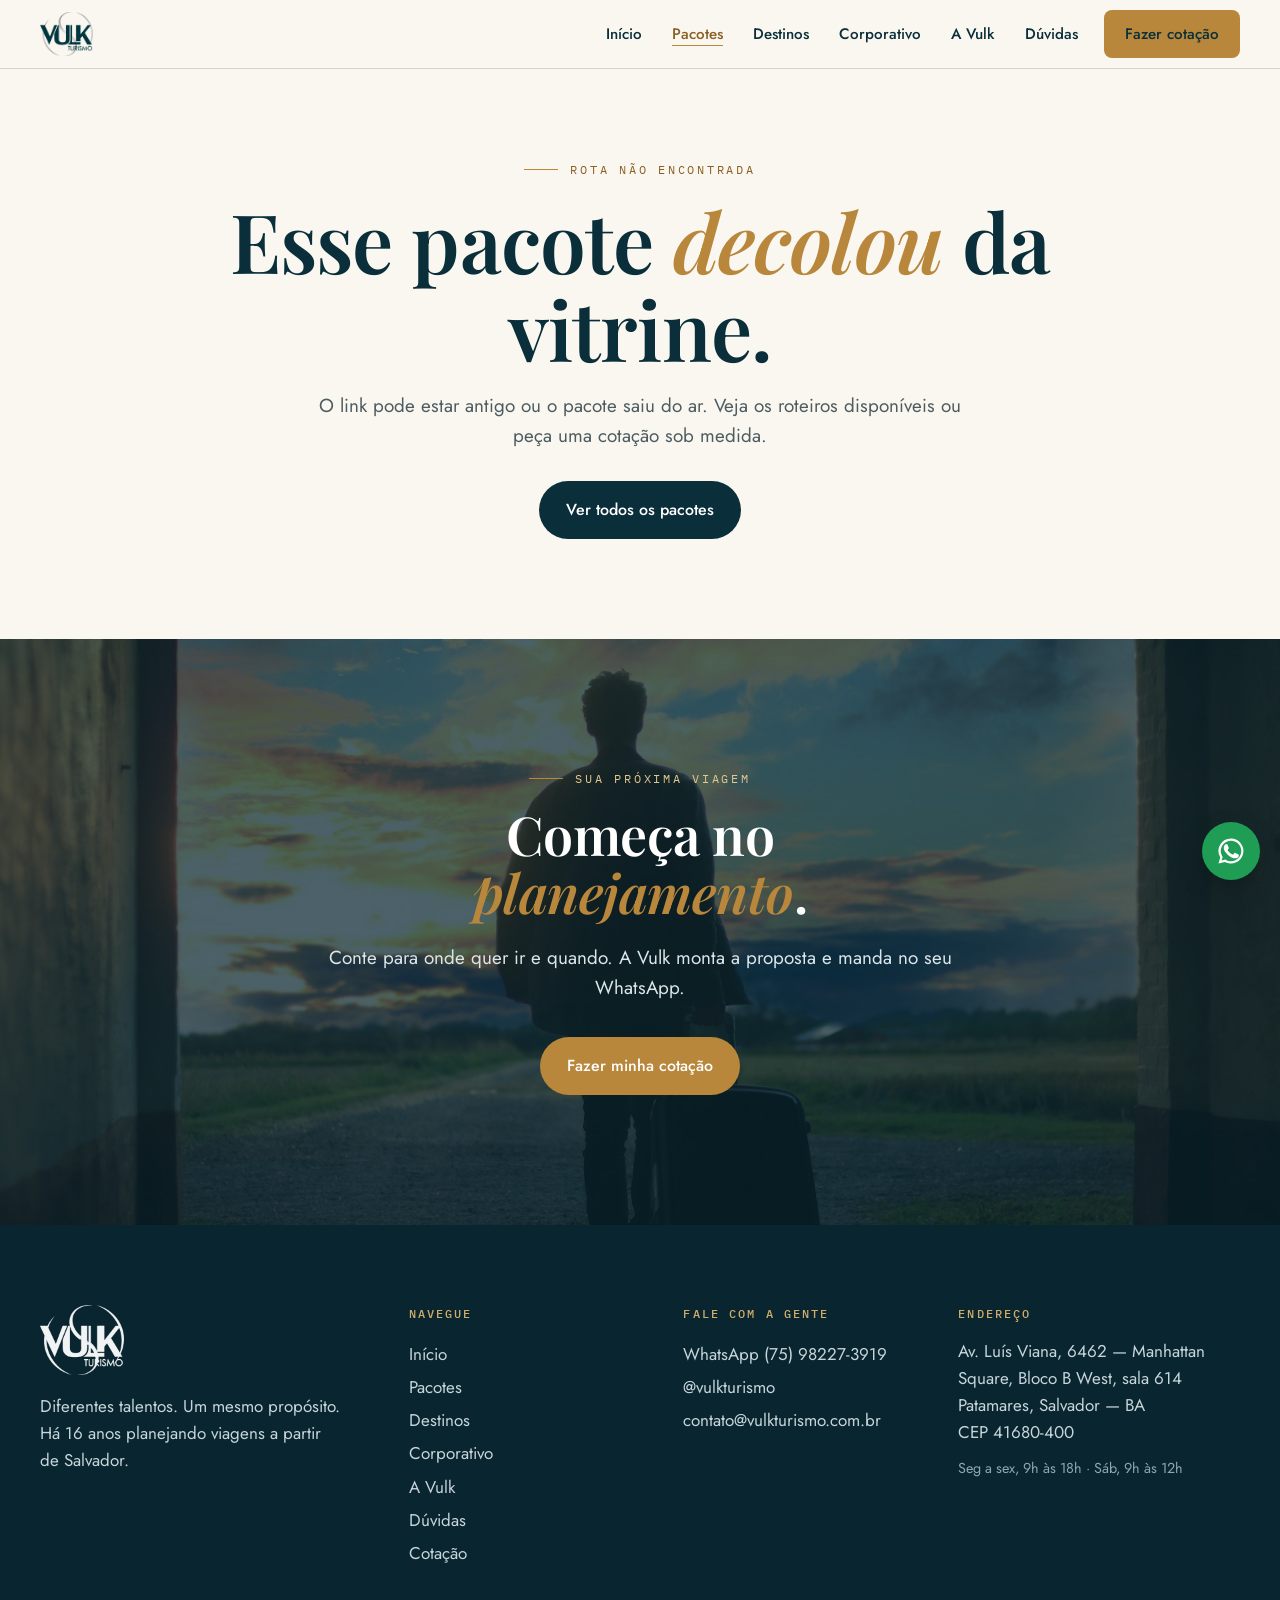
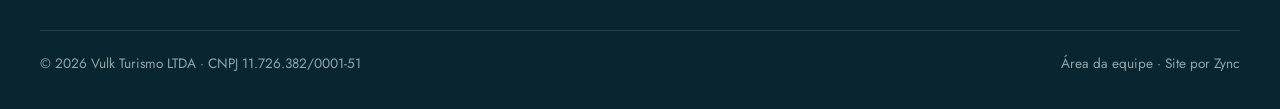
<file: pacote.html>
<!doctype html>
<html lang="pt-BR">
<head>
<meta charset="utf-8">
<meta name="viewport" content="width=device-width, initial-scale=1">
<title>Pacote — Vulk Turismo</title>
<meta name="description" content="Detalhes do pacote da Vulk Turismo: o que inclui, roteiro dia a dia, melhor época e cotação com saída de Salvador.">
<link rel="icon" href="img/logo.png">
<link rel="preconnect" href="https://fonts.googleapis.com"><link href="https://fonts.googleapis.com/css2?family=Playfair+Display:ital,wght@0,500;0,600;0,700;1,500;1,600&family=Jost:wght@400;500;600&family=IBM+Plex+Mono:wght@500&display=swap" rel="stylesheet">
<link rel="stylesheet" href="assets/css/style.css?v=20261111013420"><link rel="stylesheet" href="assets/css/paginas.css?v=20261111013420">
</head>
<body data-topo="transp">
<div id="topo"></div>
<main id="conteudo"></main>
<div id="rodape"></div>
<script src="assets/js/data.js?v=20261111013420"></script><script src="assets/js/site.js?v=20261111013420"></script>
<script>
(function () {
  const V = window.VULK, S = window.VULK_SITE;
  const id = new URLSearchParams(location.search).get('id');
  const lista = V.ler('pacotes').filter((p) => p.publicado);
  const p = lista.find((x) => x.id === id);
  const main = document.getElementById('conteudo');
  const esc = (s) => String(s == null ? '' : s).replace(/[&<>"]/g, (c) => ({ '&': '&amp;', '<': '&lt;', '>': '&gt;', '"': '&quot;' }[c]));
  const check = '<svg viewBox="0 0 24 24" fill="none" stroke="currentColor" stroke-width="2.2" aria-hidden="true"><circle cx="12" cy="12" r="10" stroke-width="1.5"/><path d="M7.5 12.5l3 3 6-6.5"/></svg>';

  const cta = `
  <section class="cta-final">
    <div class="bg" style="background-image:url(img/business.jpg)"></div>
    <div class="wrap">
      <div class="eyebrow">Sua próxima viagem</div>
      <h2>Começa no <em>planejamento</em>.</h2>
      <p class="lead">Conte para onde quer ir e quando. A Vulk monta a proposta e manda no seu WhatsApp.</p>
      <a class="btn btn-ouro" href="cotacao.html${p ? '?pacote=' + encodeURIComponent(p.id) : ''}">Fazer minha cotação</a>
    </div>
  </section>`;

  if (!p) {
    document.body.dataset.topo = 'sempre';
    main.innerHTML = `
    <section class="nao-achou"><div class="wrap">
      <div class="eyebrow" style="justify-content:center">Rota não encontrada</div>
      <h1>Esse pacote <em>decolou</em> da vitrine.</h1>
      <p class="lead">O link pode estar antigo ou o pacote saiu do ar. Veja os roteiros disponíveis ou peça uma cotação sob medida.</p>
      <a class="btn btn-petroleo" href="pacotes.html">Ver todos os pacotes</a>
    </div></section>` + cta;
    return;
  }

  const IATA = { noronha: 'FEN', lencois: 'SLZ', maragogi: 'MCZ', orlando: 'MCO', lisboa: 'LIS', paris: 'CDG', bariloche: 'BRC', santiago: 'SCL', cancun: 'CUN' };
  const cod = IATA[p.id] || p.titulo.normalize('NFD').replace(/[^A-Za-z]/g, '').slice(0, 3).toUpperCase();
  const palavras = esc(p.titulo).split(' ');
  const ult = palavras.pop();
  const tituloH1 = (palavras.length ? palavras.join(' ') + ' ' : '') + `<em>${ult}</em>`;
  document.title = p.titulo + ' — Vulk Turismo';
  const md = document.querySelector('meta[name="description"]'); if (md) md.content = p.resumo;
  const zap = S.zapLink(`Olá, Vulk! Vi o pacote "${p.titulo}" (${p.noites} noites) no site e quero uma cotação.`);
  const temPreco = p.preco != null && p.preco !== '';
  const outros = lista.filter((x) => x.id !== p.id).sort((a, b) => (b.estilo === p.estilo) - (a.estilo === p.estilo) || (b.regiao === p.regiao) - (a.regiao === p.regiao)).slice(0, 3);

  main.innerHTML = `
  <section class="page-hero" style="padding-bottom:180px;min-height:70vh">
    <div class="bg" style="background-image:url(img/${esc(p.img)}.jpg)"></div>
    <div class="wrap">
      <div class="migalha"><a href="index.html">Início</a> &nbsp;/&nbsp; <a href="pacotes.html">Pacotes</a> &nbsp;/&nbsp; ${esc(p.titulo)}</div>
      <h1>${tituloH1}</h1>
      <p class="lead">${esc(p.destino)}</p>
    </div>
  </section>

  <section style="padding-bottom:110px">
    <div class="wrap detalhe">
      <div>
        <article class="bilhete ficha rv" aria-label="Ficha do pacote">
          <div class="corpo">
            <div class="mono" style="color:var(--cinza)">Cartão de embarque · ${esc(p.estilo)}</div>
            <div class="rota"><span>SSA</span>${S.ICONE.aviao}<span>${cod}</span></div>
            <dl>
              <div><dt>Destino</dt><dd>${esc(p.destino)}</dd></div>
              <div><dt>Noites</dt><dd>${String(p.noites).padStart(2, '0')}</dd></div>
              <div><dt>Estilo</dt><dd>${esc(p.estilo)}</dd></div>
              <div><dt>Saída</dt><dd>Salvador</dd></div>
              <div><dt>Região</dt><dd>${p.regiao === 'internacional' ? 'Internacional' : 'Nacional'}</dd></div>
              <div><dt>Valor</dt><dd>${V.fmtBRL(p.preco)}</dd></div>
            </dl>
          </div>
          <div class="canhoto">
            <div><span class="mono">Melhor época</span><strong>${esc((p.melhorEpoca || '').split(',')[0])}</strong></div>
            <div class="codigo-barras" aria-hidden="true"></div>
          </div>
        </article>

        <p class="resumo rv">${esc(p.resumo)}</p>

        <div class="bloco rv">
          <div class="eyebrow">O que inclui</div>
          <ul class="inclui">${(p.inclui || []).map((i) => `<li>${check}<span>${esc(i)}</span></li>`).join('')}</ul>
          <p style="margin-top:16px;color:var(--cinza);font-size:.98rem">Os itens podem ser ajustados na cotação: tirar, trocar ou acrescentar.</p>
        </div>

        <div class="bloco">
          <div class="eyebrow rv">Roteiro dia a dia</div>
          <ol class="roteiro">${(p.roteiro || []).map((r, i) => `<li class="rv"><span class="dia">Dia ${String(i + 1).padStart(2, '0')}</span><span class="txt">${esc(r)}</span></li>`).join('')}</ol>
        </div>

        <div class="bloco rv">
          <div class="epoca">
            <div class="sol" aria-hidden="true">ÉPOCA</div>
            <div><span class="mono">Melhor época para ir</span><p>${esc(p.melhorEpoca || 'A Vulk indica a melhor data na cotação')}</p></div>
          </div>
        </div>
      </div>

      <aside class="lateral rv" aria-label="Quero esse pacote">
        <div class="topo-lat">
          <span class="mono">${cod} · ${String(p.noites).padStart(2, '0')} noites</span>
          <h3>${esc(p.titulo)}</h3>
        </div>
        <div class="corpo-lat">
          <div class="valor"><small>${temPreco ? 'A partir de, por pessoa' : 'Valor'}</small>${V.fmtBRL(p.preco)}</div>
          <a class="btn btn-ouro largo" href="cotacao.html?pacote=${encodeURIComponent(p.id)}">Quero esse pacote ${S.ICONE.seta}</a>
          <a class="btn btn-zap largo" href="${zap}" target="_blank" rel="noopener">${S.ICONE.zap} Falar no WhatsApp</a>
          <p class="nota">Datas, hotel e voos são ajustados para você. O valor final vem na proposta, com as formas de pagamento.</p>
        </div>
      </aside>
    </div>
  </section>

  ${outros.length ? `<section class="sec sec-creme2">
    <div class="wrap">
      <div class="cabeca"><div><div class="eyebrow">Continue explorando</div><h2 style="margin-top:14px">Outros <em>pacotes</em></h2></div>
      <p class="lead">Roteiros com o mesmo espírito, todos com saída de Salvador. <a href="pacotes.html" style="color:var(--petroleo);font-weight:500">Ver todos</a></p></div>
      <div class="grade-pacotes">${outros.map(S.cardPacote).join('')}</div>
    </div>
  </section>` : ''}
  ` + cta;
})();
</script>
</body>
</html>
</file>
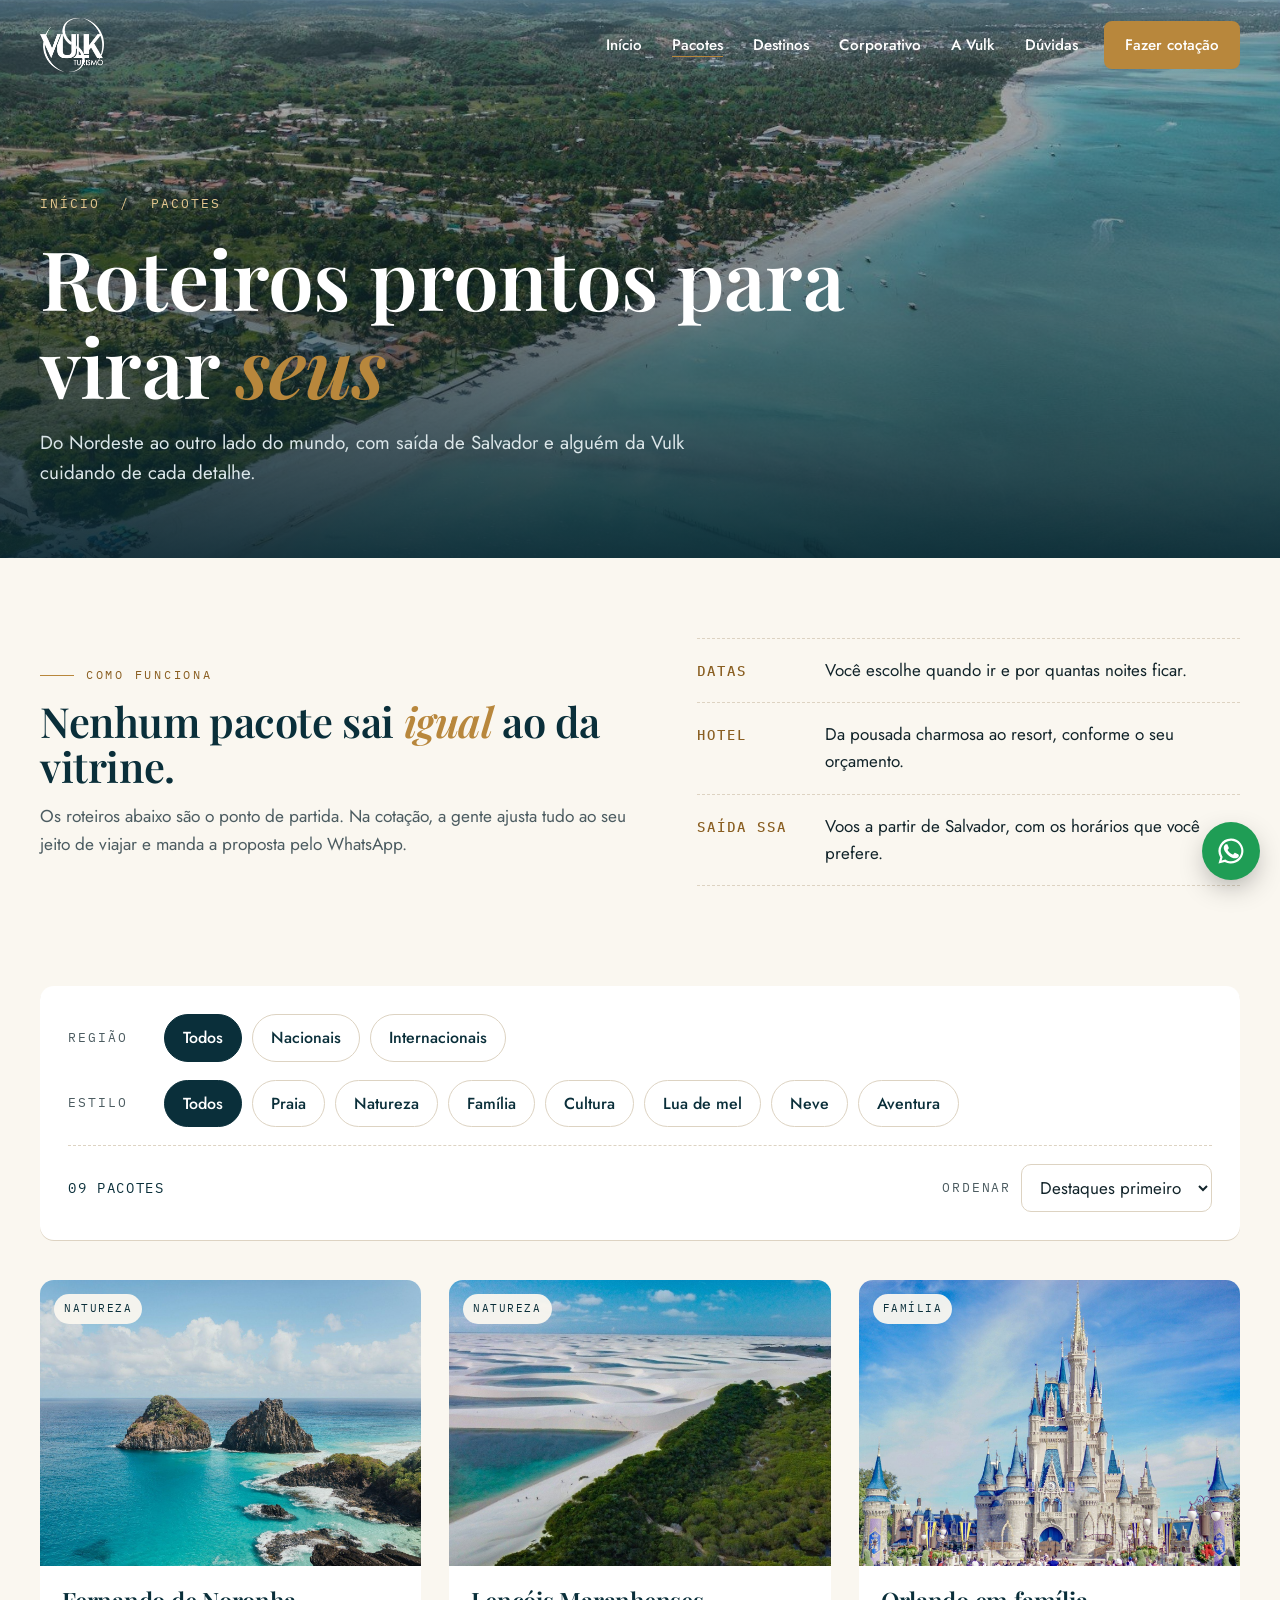
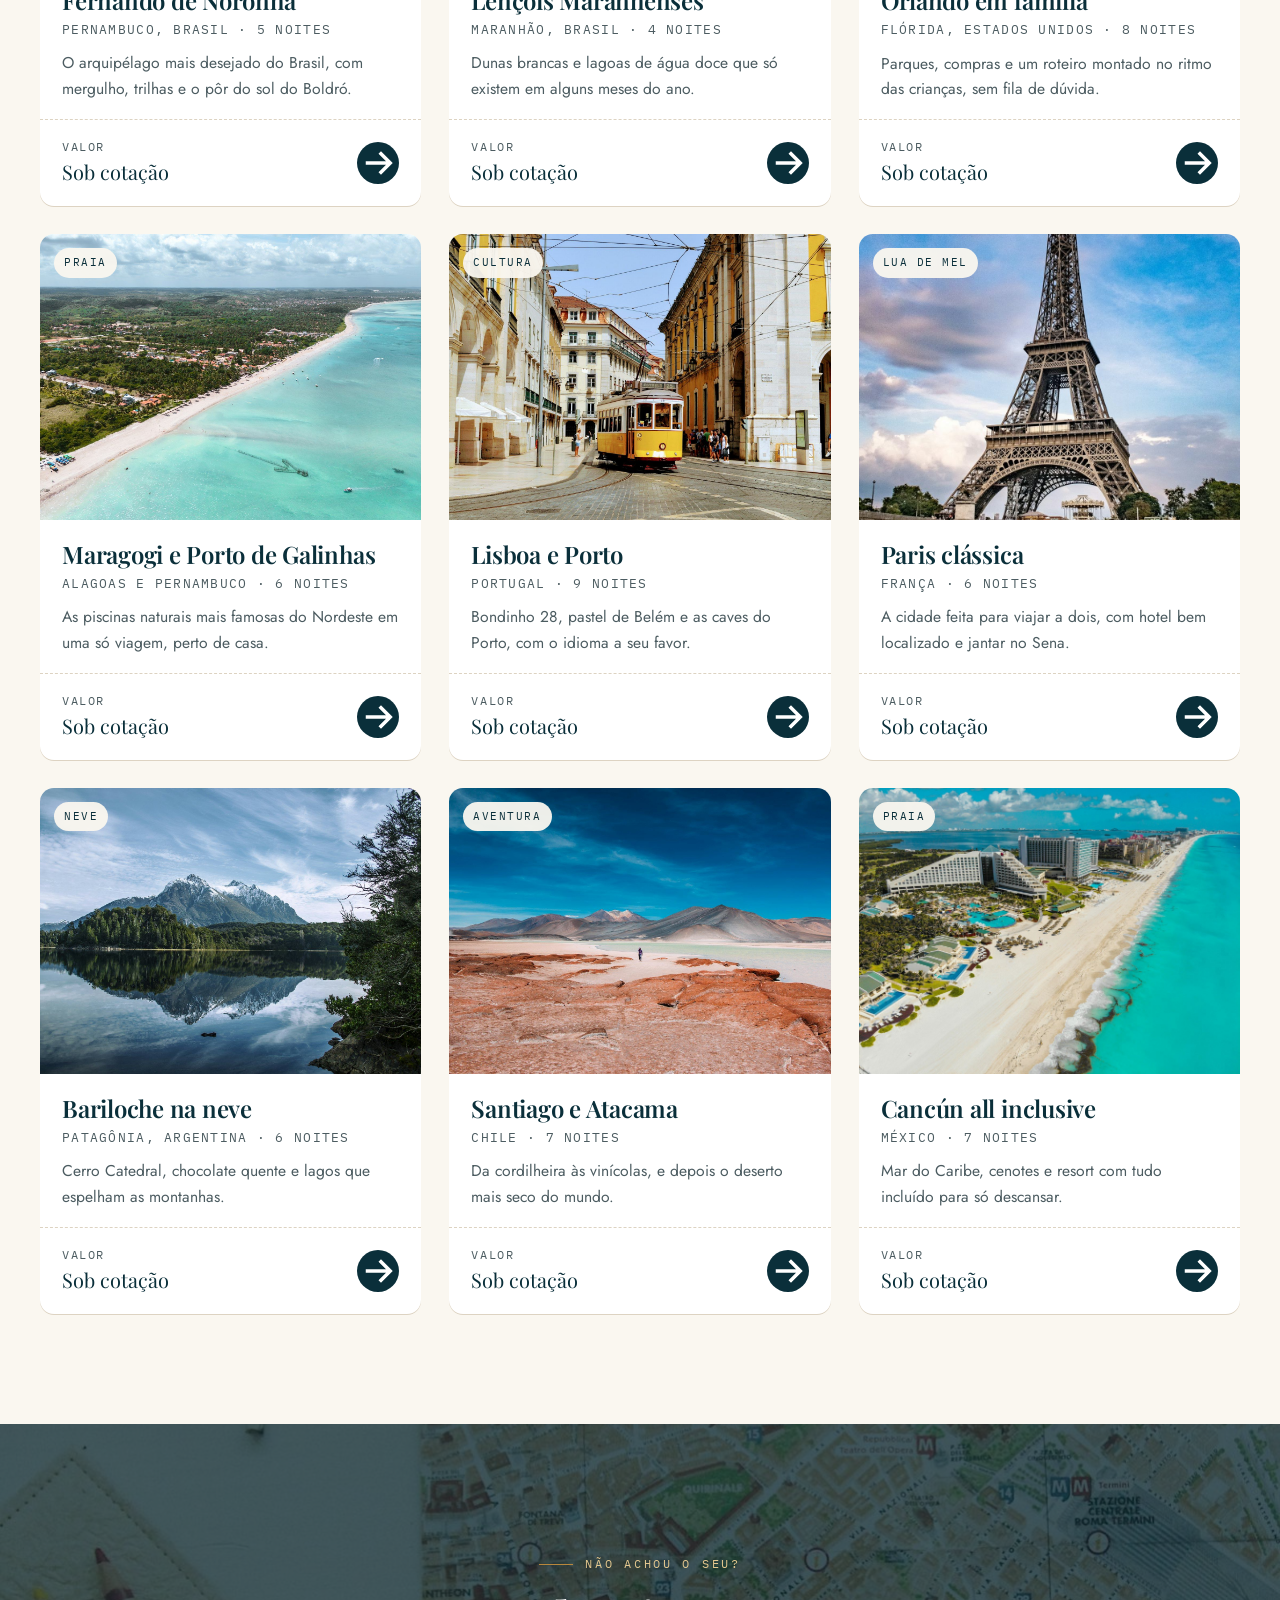
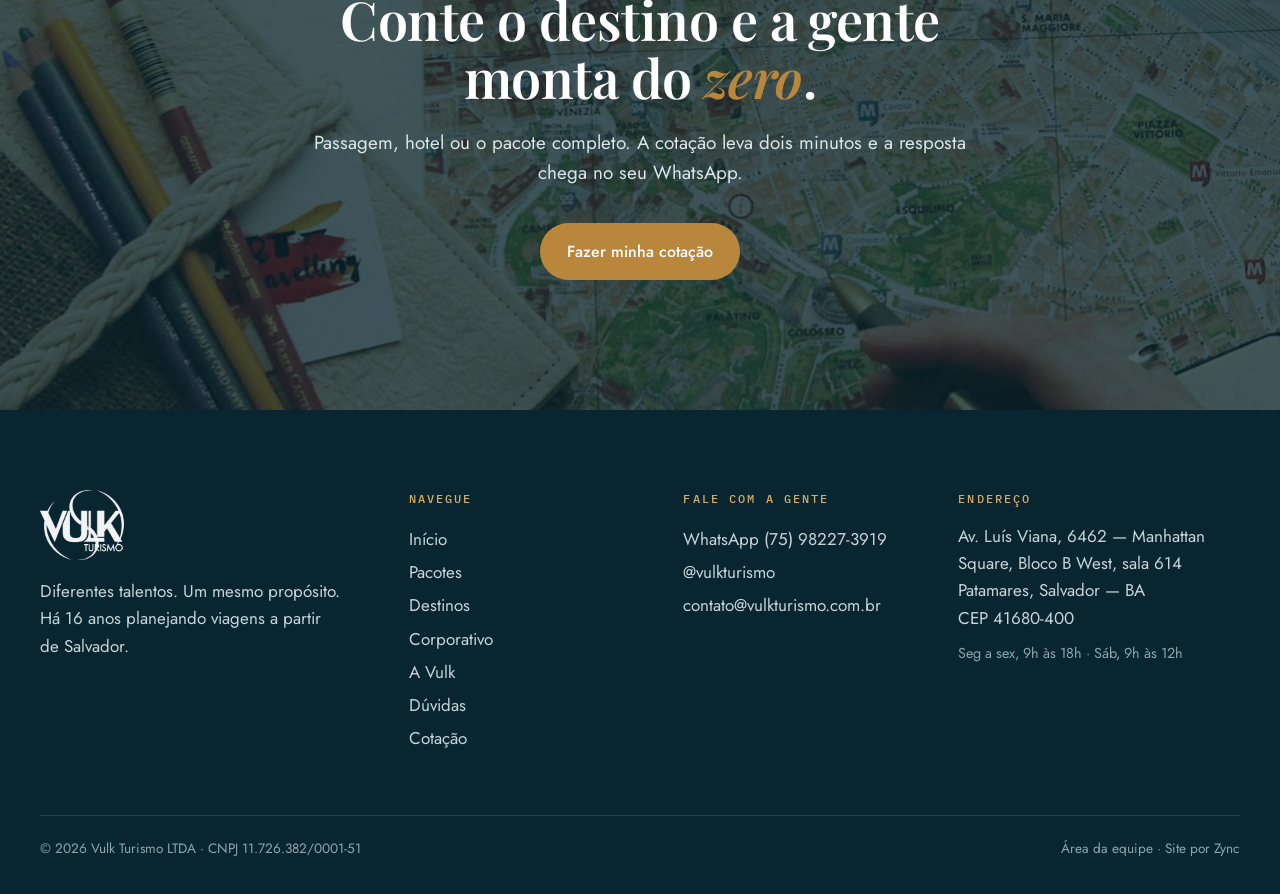
<file: pacotes.html>
<!doctype html>
<html lang="pt-BR">
<head>
<meta charset="utf-8">
<meta name="viewport" content="width=device-width, initial-scale=1">
<title>Pacotes — Vulk Turismo</title>
<meta name="description" content="Pacotes nacionais e internacionais da Vulk Turismo, com saída de Salvador. Cada roteiro é ajustado às suas datas, hotel e estilo de viagem.">
<link rel="icon" href="img/logo.png">
<link rel="preconnect" href="https://fonts.googleapis.com"><link href="https://fonts.googleapis.com/css2?family=Playfair+Display:ital,wght@0,500;0,600;0,700;1,500;1,600&family=Jost:wght@400;500;600&family=IBM+Plex+Mono:wght@500&display=swap" rel="stylesheet">
<link rel="stylesheet" href="assets/css/style.css?v=20261111013420"><link rel="stylesheet" href="assets/css/paginas.css?v=20261111013420">
</head>
<body data-topo="transp">
<div id="topo"></div>

<section class="page-hero">
  <div class="bg" style="background-image:url(img/maragogi.jpg)"></div>
  <div class="wrap">
    <div class="migalha"><a href="index.html">Início</a> &nbsp;/&nbsp; Pacotes</div>
    <h1>Roteiros prontos para virar <em>seus</em></h1>
    <p class="lead">Do Nordeste ao outro lado do mundo, com saída de Salvador e alguém da Vulk cuidando de cada detalhe.</p>
  </div>
</section>

<section class="sec-curta">
  <div class="wrap ajuste rv">
    <div>
      <div class="eyebrow">Como funciona</div>
      <h2 style="margin-top:14px">Nenhum pacote sai <em>igual</em> ao da vitrine.</h2>
      <p>Os roteiros abaixo são o ponto de partida. Na cotação, a gente ajusta tudo ao seu jeito de viajar e manda a proposta pelo WhatsApp.</p>
    </div>
    <ul>
      <li><b>DATAS</b><span>Você escolhe quando ir e por quantas noites ficar.</span></li>
      <li><b>HOTEL</b><span>Da pousada charmosa ao resort, conforme o seu orçamento.</span></li>
      <li><b>SAÍDA SSA</b><span>Voos a partir de Salvador, com os horários que você prefere.</span></li>
    </ul>
  </div>
</section>

<section class="sec" style="padding-top:20px">
  <div class="wrap">
    <div class="filtros rv" role="region" aria-label="Filtrar pacotes">
      <div class="linha"><span class="rotulo">Região</span><div class="chips" id="fRegiao"></div></div>
      <div class="linha"><span class="rotulo">Estilo</span><div class="chips" id="fEstilo"></div></div>
      <div class="base">
        <span class="conta" id="conta" aria-live="polite"></span>
        <div class="ordem">
          <label for="ordem">Ordenar</label>
          <select id="ordem">
            <option value="destaque">Destaques primeiro</option>
            <option value="az">Nome (A–Z)</option>
            <option value="curta">Menos noites</option>
            <option value="longa">Mais noites</option>
          </select>
        </div>
      </div>
    </div>
    <div class="grade-pacotes" id="grade"></div>
  </div>
</section>

<section class="cta-final">
  <div class="bg" style="background-image:url(img/map.jpg)"></div>
  <div class="wrap">
    <div class="eyebrow">Não achou o seu?</div>
    <h2>Conte o destino e a gente monta do <em>zero</em>.</h2>
    <p class="lead">Passagem, hotel ou o pacote completo. A cotação leva dois minutos e a resposta chega no seu WhatsApp.</p>
    <a class="btn btn-ouro" href="cotacao.html">Fazer minha cotação</a>
  </div>
</section>

<div id="rodape"></div>
<script src="assets/js/data.js?v=20261111013420"></script><script src="assets/js/site.js?v=20261111013420"></script>
<script>
(function () {
  const V = window.VULK, S = window.VULK_SITE;
  const todos = V.ler('pacotes').filter((p) => p.publicado);
  const qs = new URLSearchParams(location.search);
  const estado = { regiao: qs.get('regiao') || 'todos', estilo: qs.get('estilo') || 'todos', ordem: 'destaque' };
  const regioes = [['todos', 'Todos'], ['nacional', 'Nacionais'], ['internacional', 'Internacionais']];
  const ordemEstilos = ['Praia', 'Natureza', 'Família', 'Cultura', 'Lua de mel', 'Neve', 'Aventura'];
  const estilos = [...new Set(todos.map((p) => p.estilo).filter(Boolean))]
    .sort((a, b) => { const ia = ordemEstilos.indexOf(a), ib = ordemEstilos.indexOf(b); return (ia < 0 ? 99 : ia) - (ib < 0 ? 99 : ib) || a.localeCompare(b); });

  const chip = (grupo, v, t) => `<button type="button" class="chip" data-g="${grupo}" data-v="${v}" aria-pressed="${estado[grupo] === v}">${t}</button>`;
  document.getElementById('fRegiao').innerHTML = regioes.map(([v, t]) => chip('regiao', v, t)).join('');
  document.getElementById('fEstilo').innerHTML = chip('estilo', 'todos', 'Todos') + estilos.map((e) => chip('estilo', e, e)).join('');

  document.querySelector('.filtros').addEventListener('click', (ev) => {
    const b = ev.target.closest('.chip'); if (!b) return;
    estado[b.dataset.g] = b.dataset.v;
    document.querySelectorAll(`.chip[data-g="${b.dataset.g}"]`).forEach((c) => c.setAttribute('aria-pressed', c === b));
    desenhar();
  });
  document.getElementById('ordem').onchange = (e) => { estado.ordem = e.target.value; desenhar(); };

  function desenhar() {
    let lista = todos.filter((p) => (estado.regiao === 'todos' || p.regiao === estado.regiao) && (estado.estilo === 'todos' || p.estilo === estado.estilo));
    const o = estado.ordem;
    lista.sort((a, b) => o === 'az' ? a.titulo.localeCompare(b.titulo) : o === 'curta' ? a.noites - b.noites : o === 'longa' ? b.noites - a.noites : (b.destaque ? 1 : 0) - (a.destaque ? 1 : 0));
    const n = lista.length;
    document.getElementById('conta').textContent = String(n).padStart(2, '0') + (n === 1 ? ' pacote' : ' pacotes');
    const grade = document.getElementById('grade');
    grade.innerHTML = n ? lista.map(S.cardPacote).join('') :
      `<div class="vazio" style="grid-column:1/-1"><p style="font-family:var(--serif);font-size:1.5rem;color:var(--petroleo)">Nenhum pacote com esse filtro por enquanto.</p>
       <p style="margin:8px 0 20px">Mas a Vulk monta essa viagem sob medida para você.</p>
       <a class="btn btn-petroleo" href="cotacao.html">Pedir cotação</a></div>`;
    S.revelar(grade);
  }
  desenhar();
})();
</script>
</body>
</html>
</file>
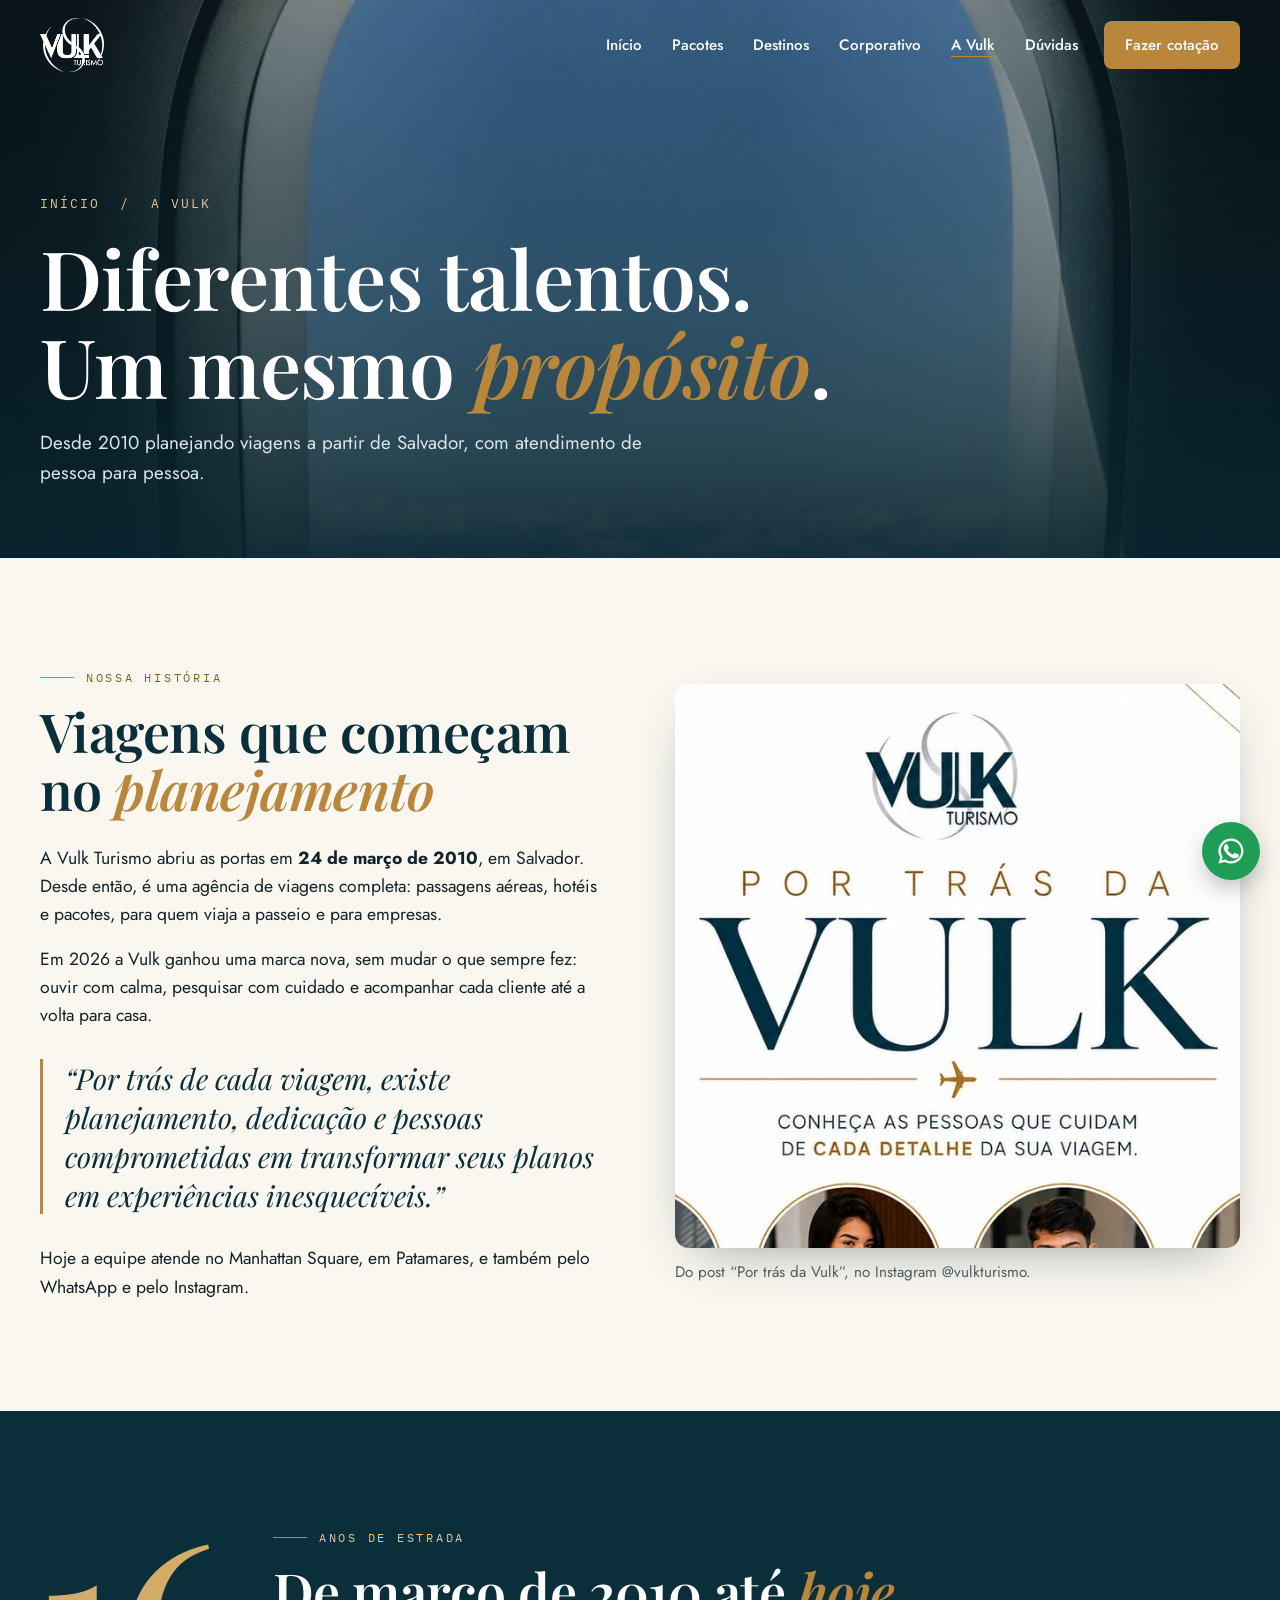
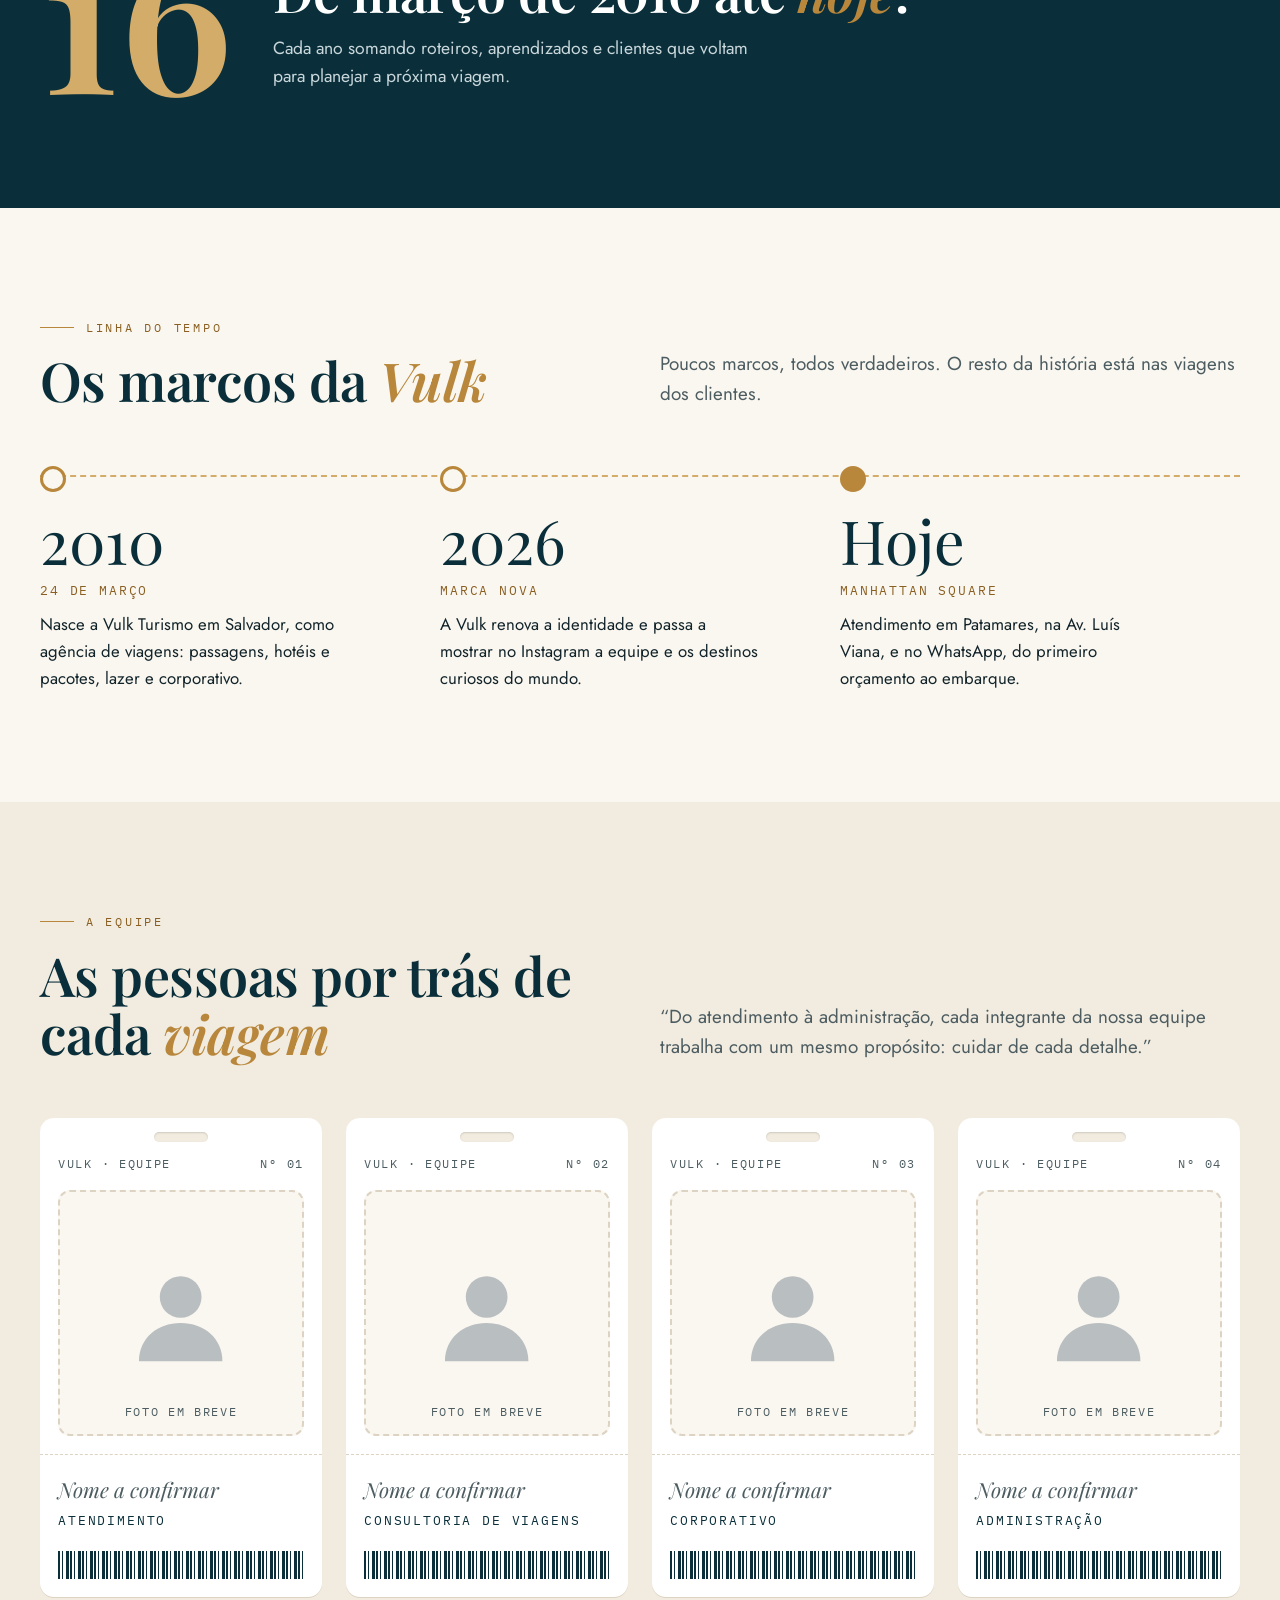
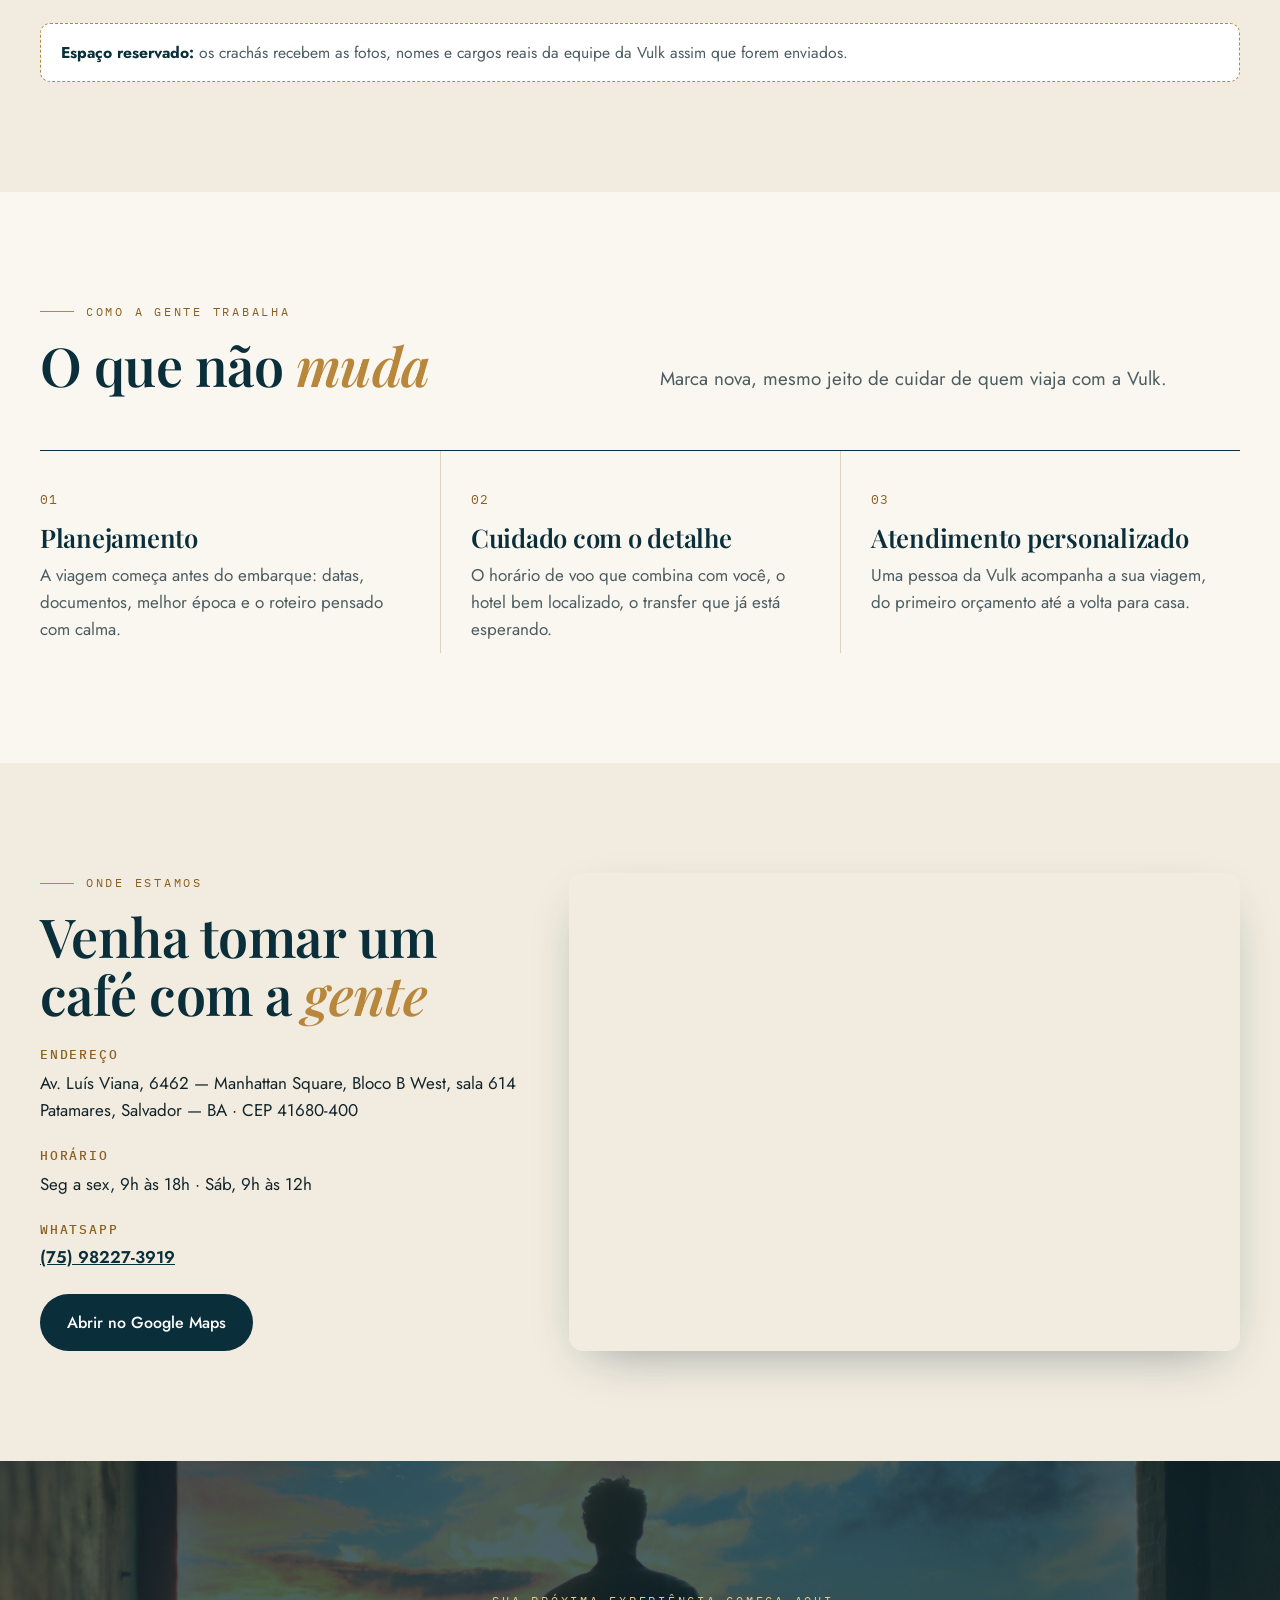
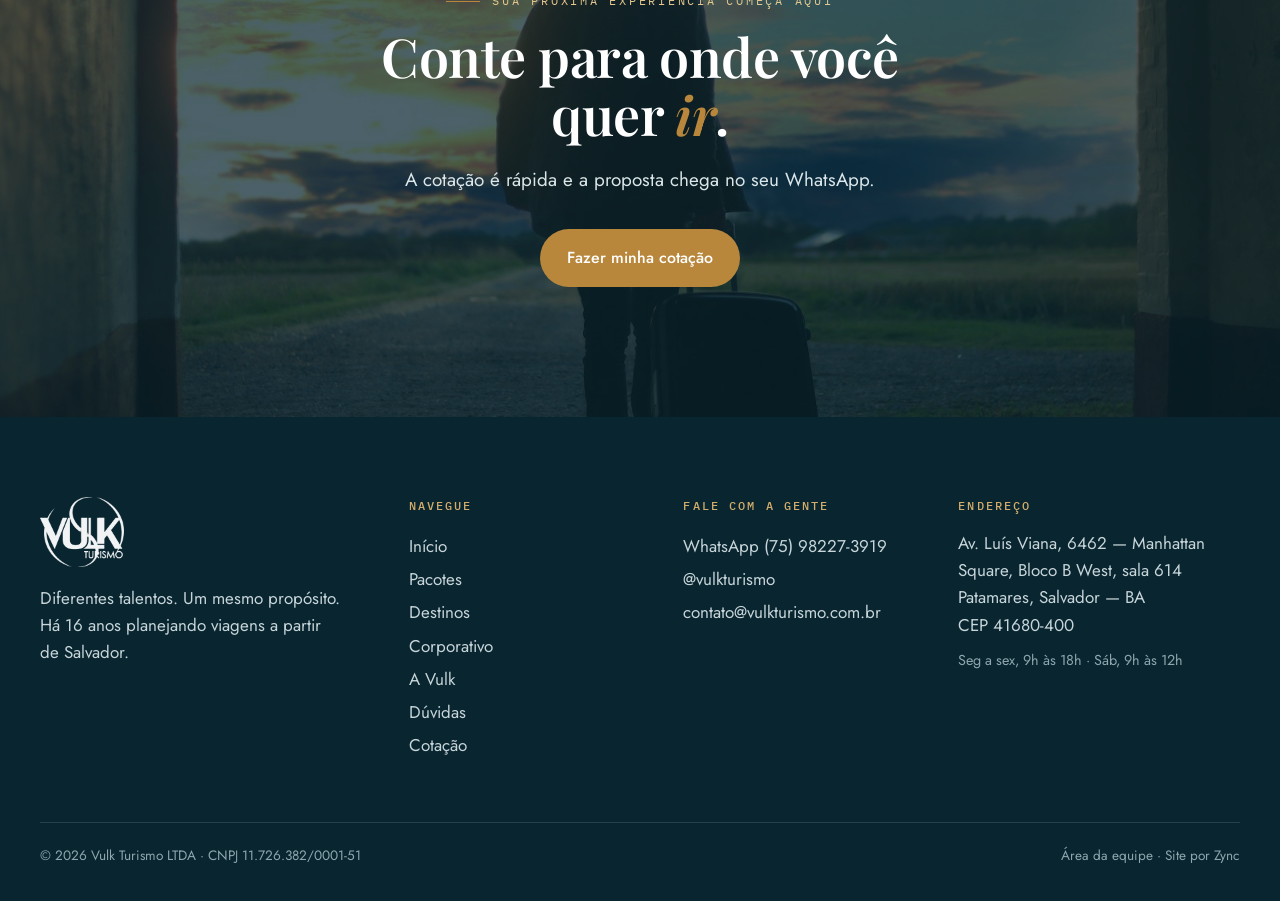
<file: sobre.html>
<!doctype html>
<html lang="pt-BR">
<head>
<meta charset="utf-8">
<meta name="viewport" content="width=device-width, initial-scale=1">
<title>A Vulk — Vulk Turismo</title>
<meta name="description" content="Conheça a Vulk Turismo: agência de viagens de Salvador desde 24 de março de 2010, hoje no Manhattan Square, em Patamares. Passagens, hotéis e pacotes, lazer e corporativo.">
<link rel="icon" href="img/logo.png">
<link rel="preconnect" href="https://fonts.googleapis.com"><link href="https://fonts.googleapis.com/css2?family=Playfair+Display:ital,wght@0,500;0,600;0,700;1,500;1,600&family=Jost:wght@400;500;600&family=IBM+Plex+Mono:wght@500&display=swap" rel="stylesheet">
<link rel="stylesheet" href="assets/css/style.css?v=20261111013420"><link rel="stylesheet" href="assets/css/paginas.css?v=20261111013420">
</head>
<body data-topo="transp">
<div id="topo"></div>

<section class="page-hero">
  <div class="bg" style="background-image:url(img/airport-2.jpg)"></div>
  <div class="wrap">
    <div class="migalha"><a href="index.html">Início</a> &nbsp;/&nbsp; A Vulk</div>
    <h1>Diferentes talentos. Um mesmo <em>propósito</em>.</h1>
    <p class="lead">Desde 2010 planejando viagens a partir de Salvador, com atendimento de pessoa para pessoa.</p>
  </div>
</section>

<section class="sec">
  <div class="wrap historia">
    <div class="rv">
      <div class="eyebrow">Nossa história</div>
      <h2 style="margin:14px 0 26px">Viagens que começam no <em>planejamento</em></h2>
      <p>A Vulk Turismo abriu as portas em <strong>24 de março de 2010</strong>, em Salvador. Desde então, é uma agência de viagens completa: passagens aéreas, hotéis e pacotes, para quem viaja a passeio e para empresas.</p>
      <p>Em 2026 a Vulk ganhou uma marca nova, sem mudar o que sempre fez: ouvir com calma, pesquisar com cuidado e acompanhar cada cliente até a volta para casa.</p>
      <p class="citacao">“Por trás de cada viagem, existe planejamento, dedicação e pessoas comprometidas em transformar seus planos em experiências inesquecíveis.”</p>
      <p>Hoje a equipe atende no Manhattan Square, em Patamares, e também pelo WhatsApp e pelo Instagram.</p>
    </div>
    <figure class="rv d1">
      <img src="img/equipe-post.jpg" alt="Arte do post 'Por trás da Vulk': conheça as pessoas que cuidam de cada detalhe da sua viagem" loading="lazy">
      <figcaption>Do post “Por trás da Vulk”, no Instagram @vulkturismo.</figcaption>
    </figure>
  </div>
</section>

<section class="sec sec-escura">
  <div class="wrap contador rv">
    <div class="big" id="anos" aria-label="anos de estrada">0</div>
    <div>
      <div class="eyebrow claro">Anos de estrada</div>
      <h2 style="margin-top:14px">De março de 2010 até <em>hoje</em>.</h2>
      <p id="anosTxt">Cada ano somando roteiros, aprendizados e clientes que voltam para planejar a próxima viagem.</p>
    </div>
  </div>
</section>

<section class="sec">
  <div class="wrap">
    <div class="cabeca rv">
      <div><div class="eyebrow">Linha do tempo</div><h2 style="margin-top:14px">Os marcos da <em>Vulk</em></h2></div>
      <p class="lead">Poucos marcos, todos verdadeiros. O resto da história está nas viagens dos clientes.</p>
    </div>
    <div class="linha-tempo">
      <div class="marco rv"><div class="ano">2010</div><div class="quando">24 de março</div><p>Nasce a Vulk Turismo em Salvador, como agência de viagens: passagens, hotéis e pacotes, lazer e corporativo.</p></div>
      <div class="marco rv d1"><div class="ano">2026</div><div class="quando">Marca nova</div><p>A Vulk renova a identidade e passa a mostrar no Instagram a equipe e os destinos curiosos do mundo.</p></div>
      <div class="marco rv d2"><div class="ano">Hoje</div><div class="quando">Manhattan Square</div><p>Atendimento em Patamares, na Av. Luís Viana, e no WhatsApp, do primeiro orçamento ao embarque.</p></div>
    </div>
  </div>
</section>

<section class="sec sec-creme2">
  <div class="wrap">
    <div class="cabeca rv">
      <div><div class="eyebrow">A equipe</div><h2 style="margin-top:14px">As pessoas por trás de cada <em>viagem</em></h2></div>
      <p class="lead">“Do atendimento à administração, cada integrante da nossa equipe trabalha com um mesmo propósito: cuidar de cada detalhe.”</p>
    </div>
    <div class="equipe" id="equipe"></div>
    <p class="aviso-equipe rv"><strong style="color:var(--petroleo)">Espaço reservado:</strong> os crachás recebem as fotos, nomes e cargos reais da equipe da Vulk assim que forem enviados.</p>
  </div>
</section>

<section class="sec">
  <div class="wrap">
    <div class="cabeca rv">
      <div><div class="eyebrow">Como a gente trabalha</div><h2 style="margin-top:14px">O que não <em>muda</em></h2></div>
      <p class="lead">Marca nova, mesmo jeito de cuidar de quem viaja com a Vulk.</p>
    </div>
    <div class="valores">
      <div class="valor-item rv"><span class="mono">01</span><h3>Planejamento</h3><p>A viagem começa antes do embarque: datas, documentos, melhor época e o roteiro pensado com calma.</p></div>
      <div class="valor-item rv d1"><span class="mono">02</span><h3>Cuidado com o detalhe</h3><p>O horário de voo que combina com você, o hotel bem localizado, o transfer que já está esperando.</p></div>
      <div class="valor-item rv d2"><span class="mono">03</span><h3>Atendimento personalizado</h3><p>Uma pessoa da Vulk acompanha a sua viagem, do primeiro orçamento até a volta para casa.</p></div>
    </div>
  </div>
</section>

<section class="sec sec-creme2" id="onde">
  <div class="wrap onde">
    <div class="info-onde rv">
      <div><div class="eyebrow">Onde estamos</div><h2 style="margin-top:14px">Venha tomar um café com a <em>gente</em></h2></div>
      <div><b>Endereço</b><span id="end"></span></div>
      <div><b>Horário</b><span id="hor"></span></div>
      <div><b>WhatsApp</b><a id="tel" target="_blank" rel="noopener" style="color:var(--petroleo);font-weight:600"></a></div>
      <div><a class="btn btn-petroleo" target="_blank" rel="noopener" href="https://www.google.com/maps/search/?api=1&query=Manhattan+Square+Av+Luis+Viana+6462+Salvador">Abrir no Google Maps</a></div>
    </div>
    <div class="mapa rv d1">
      <iframe title="Mapa: Vulk Turismo no Manhattan Square, Salvador" loading="lazy" referrerpolicy="no-referrer-when-downgrade" src="https://www.google.com/maps?q=Manhattan+Square+Av+Luis+Viana+6462+Salvador&output=embed"></iframe>
    </div>
  </div>
</section>

<section class="cta-final">
  <div class="bg" style="background-image:url(img/business.jpg)"></div>
  <div class="wrap">
    <div class="eyebrow">Sua próxima experiência começa aqui</div>
    <h2>Conte para onde você quer <em>ir</em>.</h2>
    <p class="lead">A cotação é rápida e a proposta chega no seu WhatsApp.</p>
    <a class="btn btn-ouro" href="cotacao.html">Fazer minha cotação</a>
  </div>
</section>

<div id="rodape"></div>
<script src="assets/js/data.js?v=20261111013420"></script><script src="assets/js/site.js?v=20261111013420"></script>
<script>
(function () {
  const S = window.VULK_SITE, cfg = S.cfg;
  const $ = (id) => document.getElementById(id);
  $('end').innerHTML = `${cfg.endereco}<br>${cfg.bairro}${cfg.cep ? ' · CEP ' + cfg.cep : ''}`;
  $('hor').textContent = cfg.horario;
  $('tel').textContent = cfg.telefoneExibicao;
  $('tel').href = S.zapLink();

  const silhueta = '<svg viewBox="0 0 64 64" fill="currentColor" aria-hidden="true"><circle cx="32" cy="23" r="12"/><path d="M8 60c0-13.3 10.7-22 24-22s24 8.7 24 22z"/></svg>';
  const cargos = ['Atendimento', 'Consultoria de viagens', 'Corporativo', 'Administração'];
  $('equipe').innerHTML = cargos.map((c, i) => `
    <div class="cracha rv ${i ? 'd' + Math.min(i, 3) : ''}">
      <div class="furo" aria-hidden="true"></div>
      <div class="faixa"><span>VULK · EQUIPE</span><span>Nº ${String(i + 1).padStart(2, '0')}</span></div>
      <div class="foto-vaga">${silhueta}<span>Foto em breve</span></div>
      <div class="dados"><div class="nome">Nome a confirmar</div><div class="cargo">${c}</div></div>
      <div class="codigo-barras" aria-hidden="true"></div>
    </div>`).join('');
  S.revelar($('equipe'));

  // Anos de estrada: de 24/03/2010 até hoje
  const f = new Date((cfg.fundacao || '2010-03-24') + 'T00:00:00'), h = new Date();
  let anos = h.getFullYear() - f.getFullYear();
  if (h.getMonth() < f.getMonth() || (h.getMonth() === f.getMonth() && h.getDate() < f.getDate())) anos--;
  const el = $('anos');
  el.setAttribute('aria-label', anos + ' anos de estrada');
  const reduz = matchMedia('(prefers-reduced-motion: reduce)').matches;
  const io = new IntersectionObserver((es) => {
    if (!es[0].isIntersecting) return; io.disconnect();
    if (reduz) { el.textContent = anos; return; }
    const t0 = performance.now(), dur = 1600;
    const passo = (t) => { const k = Math.min(1, (t - t0) / dur); el.textContent = Math.round(anos * (1 - Math.pow(1 - k, 3))); if (k < 1) requestAnimationFrame(passo); };
    requestAnimationFrame(passo);
  }, { threshold: .4 });
  io.observe(el);
})();
</script>
</body>
</html>
</file>
<file: assets/css/style.css>
/* Vulk Turismo — identidade "cartão de embarque"
   Cores e fontes tiradas do site e do logo oficiais da marca. */
:root{
  --petroleo:#0a2f3a; --petroleo-2:#123f4d; --petroleo-3:#1a5063; --noite:#082530;
  --ouro:#b8873c; --ouro-claro:#d3ac6a; --ouro-palido:#e3c78f; --ouro-texto:#8a5f22;
  --creme:#faf7f0; --creme-2:#f2ece0; --papel:#ffffff; --tinta:#12242a; --cinza:#4c5c61; --linha:#ddd3c2;
  --prata:#b9bec0; --erro:#a83232; --ok:#2f6b4f;
  --serif:'Playfair Display',Georgia,serif; --sans:'Jost',system-ui,sans-serif; --mono:'IBM Plex Mono',ui-monospace,monospace;
  --raio:14px; --sombra:0 18px 50px -22px rgba(8,37,48,.45); --max:1200px;
}
*{box-sizing:border-box;margin:0;padding:0}
html{scroll-behavior:smooth}
body{background:var(--creme);color:var(--tinta);font-family:var(--sans);font-size:17px;line-height:1.6;-webkit-font-smoothing:antialiased;overflow-x:hidden}
img{max-width:100%;display:block}
a{color:inherit}
button{font:inherit;cursor:pointer}
.wrap{width:min(var(--max),100% - 40px);margin-inline:auto}
.mono{font-family:var(--mono);letter-spacing:.08em;text-transform:uppercase;font-size:.78rem}
.eyebrow{font-family:var(--mono);font-size:.78rem;letter-spacing:.22em;text-transform:uppercase;color:var(--ouro-texto);display:flex;align-items:center;gap:12px}
.eyebrow::before{content:"";width:34px;height:1px;background:var(--ouro)}
.eyebrow.claro{color:var(--ouro-palido)}
h1,h2,h3{font-family:var(--serif);font-weight:600;line-height:1.08;color:var(--petroleo);letter-spacing:-.01em}
h1{font-size:clamp(2.6rem,6.4vw,5.4rem)}
h2{font-size:clamp(2rem,4.2vw,3.4rem)}
h3{font-size:1.45rem}
h1 em,h2 em,h3 em{font-style:italic;color:var(--ouro)}
.lead{font-size:1.18rem;color:var(--cinza);max-width:60ch}
section{position:relative}
.sec{padding:110px 0}
.sec-escura{background:var(--petroleo);color:#e9eef0}
.sec-escura h2,.sec-escura h3{color:#fff}
.sec-escura .lead{color:#bfd0d5}
.sec-creme2{background:var(--creme-2)}

/* ---------- Botões ---------- */
.btn{display:inline-flex;align-items:center;gap:10px;padding:15px 26px;border-radius:999px;border:1.5px solid transparent;font-weight:500;font-size:1rem;text-decoration:none;transition:transform .25s,background .25s,color .25s,border-color .25s}
.btn:hover{transform:translateY(-2px)}
.btn-ouro{background:var(--ouro);color:#fff}
.btn-ouro:hover{background:var(--ouro-texto)}
.btn-petroleo{background:var(--petroleo);color:#fff}
.btn-petroleo:hover{background:var(--petroleo-3)}
.btn-linha{border-color:currentColor;color:var(--petroleo)}
.btn-linha.claro{color:#fff}
.btn svg{width:18px;height:18px}

/* ---------- Topo ---------- */
.topo{position:fixed;inset:0 0 auto 0;z-index:50;transition:background .35s,box-shadow .35s,padding .35s;padding:18px 0}
.topo .wrap{display:flex;align-items:center;justify-content:space-between;gap:24px}
.topo .marca img{height:54px;width:auto;transition:height .35s}
.topo.solido,.topo.sempre{background:rgba(250,247,240,.96);backdrop-filter:blur(10px);box-shadow:0 1px 0 var(--linha);padding:10px 0}
.topo.solido .marca img,.topo.sempre .marca img{height:44px}
.topo nav{display:flex;align-items:center;gap:6px}
.topo nav a{text-decoration:none;font-size:.95rem;padding:8px 12px;border-radius:8px;color:var(--petroleo);font-weight:500}
.topo nav a:hover,.topo nav a.ativo{color:var(--ouro-texto)}
.topo nav a.ativo{text-decoration:underline;text-decoration-color:var(--ouro);text-underline-offset:6px}
.topo.transp:not(.solido) nav a{color:#fff}
.topo.transp:not(.solido) .marca img{filter:brightness(0) invert(1)}
.topo .cta{margin-left:8px;padding:11px 20px}
.menu-btn{display:none;background:none;border:0;width:44px;height:44px;color:var(--petroleo)}
.topo.transp:not(.solido) .menu-btn{color:#fff}
@media(max-width:980px){
  .menu-btn{display:grid;place-items:center}
  .topo.solido,.topo.sempre{backdrop-filter:none;-webkit-backdrop-filter:none;background:var(--creme)}
  .topo nav{position:fixed;inset:0;height:100vh;height:100dvh;background:var(--petroleo);flex-direction:column;justify-content:center;gap:10px;transform:translateY(-100%);visibility:hidden;transition:transform .45s cubic-bezier(.7,0,.2,1),visibility 0s .45s}
  .topo nav.aberto{transform:none;visibility:visible;transition:transform .45s cubic-bezier(.7,0,.2,1)}
  .topo nav a,.topo.transp:not(.solido) nav a{color:#fff;font-family:var(--serif);font-size:1.8rem}
  .topo nav a.ativo{color:var(--ouro-palido)}
  .topo nav .cta{margin:14px 0 0;font-family:var(--sans);font-size:1rem}
  .topo nav .fechar{position:absolute;top:18px;right:20px;background:none;border:0;color:#fff;font-size:2rem}
}
@media(min-width:981px){.topo nav .fechar{display:none}}

/* ---------- Hero de subpágina ---------- */
.page-hero{position:relative;min-height:62vh;display:flex;align-items:flex-end;color:#fff;padding:150px 0 70px;overflow:hidden}
.page-hero .bg{position:absolute;inset:0;background-size:cover;background-position:center;transform:scale(1.06);animation:respira 18s ease-in-out infinite alternate}
.page-hero::after{content:"";position:absolute;inset:0;background:linear-gradient(180deg,rgba(8,37,48,.25) 0%,rgba(8,37,48,.55) 55%,rgba(8,37,48,.92) 100%)}
.page-hero .wrap{position:relative;z-index:2}
.page-hero h1{color:#fff;max-width:16ch}
.page-hero .lead{color:#dbe6e9;margin-top:18px}
.migalha{font-family:var(--mono);font-size:.74rem;letter-spacing:.16em;text-transform:uppercase;color:var(--ouro-palido);margin-bottom:18px}
.migalha a{text-decoration:none}
@keyframes respira{to{transform:scale(1.14)}}

/* ---------- Bilhete (componente-assinatura) ---------- */
.bilhete{display:grid;grid-template-columns:minmax(0,1fr) 150px;background:var(--papel);color:var(--tinta);border-radius:var(--raio);box-shadow:var(--sombra);position:relative;overflow:hidden}
.bilhete .corpo{padding:22px 26px}
.bilhete .canhoto{border-left:2px dashed var(--linha);padding:22px 18px;background:var(--creme);display:flex;flex-direction:column;justify-content:space-between}
.bilhete::before,.bilhete::after{content:"";position:absolute;right:139px;width:22px;height:22px;border-radius:50%;background:var(--creme)}
.bilhete::before{top:-11px}.bilhete::after{bottom:-11px}
.bilhete .rota{display:flex;align-items:center;gap:14px;font-family:var(--serif);font-size:2rem;color:var(--petroleo)}
.bilhete .rota svg{width:28px;color:var(--ouro);flex:none}
.bilhete dl{display:grid;grid-template-columns:repeat(3,minmax(0,1fr));gap:12px;margin-top:14px}
.bilhete dt{font-family:var(--mono);font-size:.66rem;letter-spacing:.14em;text-transform:uppercase;color:var(--cinza)}
.bilhete dd{font-weight:600;color:var(--petroleo)}
.codigo-barras{height:46px;background:repeating-linear-gradient(90deg,var(--petroleo) 0 2px,transparent 2px 4px,var(--petroleo) 4px 5px,transparent 5px 8px,var(--petroleo) 8px 11px,transparent 11px 12px)}

/* ---------- Cards de pacote ---------- */
.grade-pacotes{display:grid;grid-template-columns:repeat(3,minmax(0,1fr));gap:28px}
@media(max-width:980px){.grade-pacotes{grid-template-columns:repeat(2,minmax(0,1fr))}}
@media(max-width:640px){.grade-pacotes{grid-template-columns:minmax(0,1fr)}}
.pacote{background:var(--papel);border-radius:var(--raio);overflow:hidden;box-shadow:0 1px 0 var(--linha);text-decoration:none;display:flex;flex-direction:column;transition:transform .35s,box-shadow .35s;min-width:0}
.pacote:hover{transform:translateY(-6px);box-shadow:var(--sombra)}
.pacote .foto{aspect-ratio:4/3;overflow:hidden;position:relative}
.pacote .foto img{width:100%;height:100%;object-fit:cover;transition:transform .8s}
.pacote:hover .foto img{transform:scale(1.07)}
.pacote .selo{position:absolute;top:14px;left:14px;background:rgba(250,247,240,.95);color:var(--petroleo);font-family:var(--mono);font-size:.68rem;letter-spacing:.14em;text-transform:uppercase;padding:6px 10px;border-radius:999px}
.pacote .info{padding:22px 22px 0;flex:1}
.pacote h3{font-size:1.5rem}
.pacote .meta{font-family:var(--mono);font-size:.74rem;letter-spacing:.1em;text-transform:uppercase;color:var(--cinza);margin-top:6px}
.pacote p{color:var(--cinza);margin-top:10px;font-size:.98rem}
.pacote .rodape{display:flex;justify-content:space-between;align-items:center;padding:18px 22px;margin-top:18px;border-top:1.5px dashed var(--linha)}
.pacote .preco{font-family:var(--serif);font-size:1.25rem;color:var(--petroleo)}
.pacote .preco small{display:block;font-family:var(--mono);font-size:.64rem;letter-spacing:.14em;text-transform:uppercase;color:var(--cinza)}
.pacote .seta{width:42px;height:42px;border-radius:50%;background:var(--petroleo);color:#fff;display:grid;place-items:center;transition:background .3s}
.pacote:hover .seta{background:var(--ouro)}

/* ---------- Rodapé ---------- */
.rodape-site{background:var(--noite);color:#c7d5d9;padding:80px 0 34px}
.rodape-site .cols{display:grid;grid-template-columns:1.4fr 1fr 1fr 1.2fr;gap:40px}
@media(max-width:860px){.rodape-site .cols{grid-template-columns:1fr 1fr}}
@media(max-width:520px){.rodape-site .cols{grid-template-columns:1fr}}
.rodape-site img.logo{height:70px;filter:brightness(0) invert(1);opacity:.95}
.rodape-site h4{font-family:var(--mono);font-size:.74rem;letter-spacing:.18em;text-transform:uppercase;color:var(--ouro-claro);margin-bottom:14px;font-weight:500}
.rodape-site a{text-decoration:none;display:block;padding:3px 0}
.rodape-site a:hover{color:var(--ouro-palido)}
.rodape-site .base{margin-top:60px;padding-top:22px;border-top:1px solid rgba(255,255,255,.12);display:flex;justify-content:space-between;flex-wrap:wrap;gap:12px;font-size:.85rem;color:#8fa6ad}

/* ---------- WhatsApp flutuante ---------- */
.zap{position:fixed;right:20px;bottom:20px;z-index:40;width:58px;height:58px;border-radius:50%;background:#1f9d55;color:#fff;display:grid;place-items:center;box-shadow:0 10px 30px -8px rgba(0,0,0,.45);transition:transform .25s}
.zap:hover{transform:scale(1.08)}
.zap svg{width:30px;height:30px}

/* ---------- Formulários ---------- */
.campo{display:flex;flex-direction:column;gap:6px}
.campo label{font-family:var(--mono);font-size:.7rem;letter-spacing:.14em;text-transform:uppercase;color:var(--cinza)}
.campo input,.campo select,.campo textarea{font:inherit;padding:14px 16px;border-radius:10px;border:1.5px solid var(--linha);background:#fff;color:var(--tinta);transition:border-color .2s}
.campo input:focus,.campo select:focus,.campo textarea:focus{outline:none;border-color:var(--ouro)}
.chips{display:flex;flex-wrap:wrap;gap:10px}
.chip{border:1.5px solid var(--linha);background:#fff;border-radius:999px;padding:10px 18px;color:var(--petroleo);font-weight:500;transition:all .2s}
.chip[aria-pressed="true"]{background:var(--petroleo);border-color:var(--petroleo);color:#fff}

/* ---------- Revelação ao rolar ---------- */
.rv{opacity:0;transform:translateY(34px);transition:opacity .9s cubic-bezier(.2,.7,.2,1),transform .9s cubic-bezier(.2,.7,.2,1)}
.rv.vis{opacity:1;transform:none}
.rv.d1{transition-delay:.1s}.rv.d2{transition-delay:.2s}.rv.d3{transition-delay:.3s}
@media(prefers-reduced-motion:reduce){.rv{opacity:1;transform:none}.page-hero .bg{animation:none}}

/* ---------- Faixa de texto em movimento ---------- */
.letreiro{overflow:hidden;white-space:nowrap;border-block:1px solid var(--linha);padding:22px 0;background:var(--creme)}
.letreiro .trilho{display:inline-flex;gap:48px;animation:corre 38s linear infinite;font-family:var(--serif);font-size:clamp(1.6rem,3vw,2.4rem);color:var(--petroleo)}
.letreiro .trilho span{display:inline-flex;align-items:center;gap:48px}
.letreiro .trilho span::after{content:"✈";color:var(--ouro);font-size:.8em}
.letreiro .trilho i{color:var(--ouro)}
@keyframes corre{to{transform:translateX(-50%)}}

/* ---------- CTA final ---------- */
.cta-final{position:relative;padding:130px 0;color:#fff;text-align:center;overflow:hidden}
.cta-final .bg{position:absolute;inset:0;background-size:cover;background-position:center}
.cta-final::after{content:"";position:absolute;inset:0;background:rgba(8,37,48,.72)}
.cta-final .wrap{position:relative;z-index:2}
.cta-final h2{color:#fff;max-width:18ch;margin:16px auto 22px}
.cta-final .lead{color:#dbe6e9;margin:0 auto 34px}
.cta-final .eyebrow{justify-content:center;color:var(--ouro-palido)}

.vazio{padding:40px;text-align:center;color:var(--cinza);border:1.5px dashed var(--linha);border-radius:var(--raio)}
.sr{position:absolute;width:1px;height:1px;overflow:hidden;clip:rect(0 0 0 0)}
</file>
<file: admin/admin.css>
/* Vulk Turismo — painel da equipe
   Fundo claro, texto escuro e alvos grandes (a equipe tem dificuldade de visão). */
:root{
  --petroleo:#0a2f3a; --petroleo-2:#123f4d; --petroleo-3:#1a5063; --noite:#082530;
  --ouro:#b8873c; --ouro-claro:#d3ac6a; --ouro-palido:#efdcb6; --ouro-texto:#8a5f22;
  --creme:#faf7f0; --creme-2:#f2ece0; --papel:#fff; --tinta:#12242a; --cinza:#4c5c61; --linha:#ddd3c2;
  --ok:#22603f; --ok-fundo:#e3f1e8; --alerta:#8a5a00; --alerta-fundo:#fdf0d2; --erro:#a02828; --erro-fundo:#fbe4e1;
  --azul:#1f4f8a; --azul-fundo:#e4edf8;
  --serif:'Playfair Display',Georgia,serif; --sans:'Jost',system-ui,sans-serif; --mono:'IBM Plex Mono',ui-monospace,monospace;
  --raio:14px; --sombra:0 18px 50px -24px rgba(8,37,48,.45); --sombra-leve:0 1px 0 var(--linha),0 6px 18px -12px rgba(8,37,48,.25);
  --lateral:256px;
}
*{box-sizing:border-box;margin:0;padding:0}
html{-webkit-text-size-adjust:100%}
body{background:var(--creme);color:var(--tinta);font-family:var(--sans);font-size:16px;line-height:1.5;-webkit-font-smoothing:antialiased;overflow-x:hidden}
img{max-width:100%;display:block}
a{color:inherit}
button,input,select,textarea{font:inherit;color:inherit}
button{cursor:pointer;background:none;border:0}
[hidden]{display:none!important}
:focus-visible{outline:3px solid var(--ouro);outline-offset:2px;border-radius:6px}
h1,h2,h3{font-family:var(--serif);font-weight:600;color:var(--petroleo);line-height:1.15}
.mono{font-family:var(--mono);letter-spacing:.08em;text-transform:uppercase;font-size:.8rem}
.eyebrow{font-family:var(--mono);font-size:.78rem;letter-spacing:.2em;text-transform:uppercase;color:var(--ouro-texto);display:flex;align-items:center;gap:10px;font-weight:500}
.eyebrow::before{content:"";width:28px;height:1.5px;background:var(--ouro)}
.ico svg,[data-ico] svg{width:22px;height:22px;display:block}
.sr{position:absolute;width:1px;height:1px;overflow:hidden;clip:rect(0 0 0 0)}

/* ---------- Botões e campos ---------- */
.btn{display:inline-flex;align-items:center;justify-content:center;gap:8px;min-height:46px;padding:10px 18px;border-radius:10px;font-weight:600;font-size:.98rem;border:1.5px solid var(--linha);background:var(--papel);color:var(--petroleo);text-decoration:none;transition:background .2s,border-color .2s,transform .1s;white-space:nowrap}
.btn:hover{border-color:var(--petroleo-3);background:var(--creme)}
.btn:active{transform:translateY(1px)}
.btn svg{width:19px;height:19px;flex:none}
.btn-primario{background:var(--petroleo);border-color:var(--petroleo);color:#fff}
.btn-primario:hover{background:var(--petroleo-3);border-color:var(--petroleo-3)}
.btn-ouro{background:var(--ouro);border-color:var(--ouro);color:#fff}
.btn-ouro:hover{background:var(--ouro-texto);border-color:var(--ouro-texto)}
.btn-zap{background:#1f7a4a;border-color:#1f7a4a;color:#fff}
.btn-zap:hover{background:#17603a;border-color:#17603a}
.btn-perigo{color:var(--erro);border-color:#e6c2bd}
.btn-perigo:hover{background:var(--erro-fundo);border-color:var(--erro)}
.btn-perigo-cheio{background:var(--erro);border-color:var(--erro);color:#fff}
.btn-grande{min-height:54px;font-size:1.05rem;width:100%}
.btn-pequeno{min-height:38px;padding:6px 12px;font-size:.92rem}
.btn-icone{width:46px;height:46px;border-radius:10px;display:grid;place-items:center;color:var(--petroleo);border:1.5px solid transparent}
.btn-icone:hover{background:var(--creme-2)}
.btn-icone svg{width:22px;height:22px}
.acoes{display:flex;flex-wrap:wrap;gap:10px}
.campo{display:flex;flex-direction:column;gap:6px;min-width:0}
.campo>span{font-size:.92rem;font-weight:600;color:var(--petroleo)}
.campo small{color:var(--cinza);font-size:.88rem}
input[type=text],input[type=email],input[type=password],input[type=number],input[type=date],input[type=tel],input[type=search],select,textarea{width:100%;min-height:48px;padding:10px 14px;border:1.5px solid var(--linha);border-radius:10px;background:var(--papel);font-size:1rem;color:var(--tinta)}
textarea{min-height:96px;resize:vertical;line-height:1.5}
input:focus,select:focus,textarea:focus{outline:none;border-color:var(--petroleo-3);box-shadow:0 0 0 3px rgba(184,135,60,.28)}
select{appearance:none;background-image:url("data:image/svg+xml,%3Csvg xmlns='http://www.w3.org/2000/svg' viewBox='0 0 24 24' fill='none' stroke='%230a2f3a' stroke-width='2'%3E%3Cpath d='m6 9 6 6 6-6'/%3E%3C/svg%3E");background-repeat:no-repeat;background-position:right 12px center;background-size:18px;padding-right:40px}
.grade-form{display:grid;grid-template-columns:repeat(2,minmax(0,1fr));gap:16px}
.grade-form .inteiro{grid-column:1/-1}
@media(max-width:640px){.grade-form{grid-template-columns:minmax(0,1fr)}}
.busca{position:relative;flex:1;min-width:0;max-width:420px}
.busca svg{position:absolute;left:14px;top:50%;transform:translateY(-50%);width:20px;height:20px;color:var(--cinza)}
.busca input{padding-left:44px}

/* Interruptor */
.toggle{display:inline-flex;align-items:center;gap:10px;cursor:pointer;font-weight:600;font-size:.95rem;color:var(--petroleo);min-height:44px;user-select:none}
.toggle input{position:absolute;opacity:0;pointer-events:none}
.toggle i{width:48px;height:28px;border-radius:99px;background:#c9c2b4;position:relative;transition:background .2s;flex:none}
.toggle i::after{content:"";position:absolute;top:3px;left:3px;width:22px;height:22px;border-radius:50%;background:#fff;box-shadow:0 1px 3px rgba(0,0,0,.25);transition:transform .2s}
.toggle input:checked+i{background:var(--ok)}
.toggle input:checked+i::after{transform:translateX(20px)}
.toggle input:focus-visible+i{outline:3px solid var(--ouro);outline-offset:2px}

/* Chips e selos */
.chip{display:inline-flex;align-items:center;gap:6px;padding:3px 10px;border-radius:99px;font-size:.84rem;font-weight:600;background:var(--creme-2);color:var(--petroleo);white-space:nowrap;border:1px solid transparent}
.chip svg{width:15px;height:15px}
.chip-ok{background:var(--ok-fundo);color:var(--ok)}
.chip-alerta{background:var(--alerta-fundo);color:var(--alerta)}
.chip-erro{background:var(--erro-fundo);color:var(--erro)}
.chip-azul{background:var(--azul-fundo);color:var(--azul)}
.chip-ouro{background:#f6ead2;color:var(--ouro-texto)}
.chip-linha{background:transparent;border-color:var(--linha);color:var(--cinza)}
.ponto{width:10px;height:10px;border-radius:50%;display:inline-block;flex:none}

/* ---------- Login ---------- */
.login{min-height:100vh;display:grid;grid-template-columns:minmax(0,1.1fr) minmax(0,1fr);background:var(--creme)}
.login-foto{position:relative;overflow:hidden;background:var(--noite)}
.login-foto img{width:100%;height:100%;object-fit:cover;opacity:.82}
.login-foto::after{content:"";position:absolute;inset:0;background:linear-gradient(180deg,rgba(8,37,48,.1) 30%,rgba(8,37,48,.85))}
.login-foto-txt{position:absolute;left:48px;right:48px;bottom:48px;z-index:1;color:#fff}
.login-foto-txt p{font-family:var(--serif);font-size:clamp(1.8rem,3vw,2.6rem);line-height:1.15;margin-top:12px}
.mono-claro{font-family:var(--mono);font-size:.8rem;letter-spacing:.2em;text-transform:uppercase;color:var(--ouro-palido)}
.login-lado{display:grid;place-items:center;padding:40px 24px}
.login-cartao{width:min(440px,100%);background:var(--papel);border-radius:18px;padding:36px 34px 0;box-shadow:var(--sombra);display:flex;flex-direction:column;gap:16px;position:relative;overflow:hidden}
.login-logo{width:110px;height:auto;margin-bottom:4px}
.login-cartao h1{font-size:2rem}
.login-aviso{background:var(--alerta-fundo);color:#5c3c00;border-radius:10px;padding:12px 14px;font-size:.95rem;border-left:4px solid var(--ouro)}
.login-picote{margin:10px -34px 0;padding:16px 34px;border-top:2px dashed var(--linha);display:flex;justify-content:space-between;color:var(--cinza);background:var(--creme);position:relative}
.login-picote::before,.login-picote::after{content:"";position:absolute;top:-12px;width:22px;height:22px;border-radius:50%;background:var(--creme)}
.login-picote::before{left:-11px}.login-picote::after{right:-11px}
@media(max-width:860px){
  .login{grid-template-columns:minmax(0,1fr);grid-template-rows:200px auto}
  .login-foto-txt{left:20px;right:20px;bottom:18px}
  .login-foto-txt p{font-size:1.5rem}
  .login-lado{padding:0 16px 32px;margin-top:-34px;position:relative;z-index:2}
  .login-cartao{padding:28px 22px 0}
  .login-picote{margin:6px -22px 0;padding:14px 22px}
}

/* ---------- Estrutura ---------- */
.app{min-height:100vh}
.lateral{position:fixed;inset:0 auto 0 0;width:var(--lateral);background:var(--petroleo);color:#fff;display:flex;flex-direction:column;padding:20px 14px;z-index:30;overflow-y:auto}
.lateral-marca{display:flex;align-items:center;gap:12px;text-decoration:none;padding:4px 8px 22px;border-bottom:1px solid rgba(255,255,255,.14);margin-bottom:14px}
.lateral-marca strong{display:block;font-family:var(--serif);font-size:1.2rem;font-weight:600}
.lateral-marca small{display:block;font-family:var(--mono);font-size:.7rem;letter-spacing:.16em;text-transform:uppercase;color:var(--ouro-palido)}
.lateral-logo{width:46px;height:46px;border-radius:12px;background:var(--creme);display:grid;place-items:center;flex:none;padding:5px}
.lateral-logo img{width:100%;height:100%;object-fit:contain}
.nav{display:flex;flex-direction:column;gap:4px;flex:1}
.nav-item{display:flex;align-items:center;gap:14px;min-height:50px;padding:10px 14px;border-radius:10px;text-decoration:none;color:#e6eef0;font-size:1.02rem;font-weight:500;width:100%;text-align:left;position:relative}
.nav-item:hover{background:rgba(255,255,255,.08);color:#fff}
.nav-item.ativo{background:var(--creme);color:var(--petroleo);font-weight:600}
.nav-item.ativo .ico{color:var(--ouro-texto)}
.nav-item .ico{color:var(--ouro-claro);flex:none}
.nav-item .cont{margin-left:auto;background:var(--ouro);color:#fff;font-size:.82rem;font-weight:700;min-width:26px;height:26px;padding:0 8px;border-radius:99px;display:grid;place-items:center}
.nav-item.ativo .cont{background:var(--petroleo)}
.nav-item .cont.alerta{background:#d9534f}
.lateral-pe{border-top:1px solid rgba(255,255,255,.14);padding-top:12px;display:flex;flex-direction:column;gap:2px}
.lateral-pe .nav-item{font-size:.96rem;min-height:46px}
.tela{margin-left:var(--lateral);padding:34px 40px 60px;min-height:100vh;outline:none;max-width:calc(var(--lateral) + 1500px)}
.topo-mobile,.barra-inferior{display:none}

.cabeca{display:flex;align-items:flex-end;justify-content:space-between;gap:20px;flex-wrap:wrap;margin-bottom:26px}
.cabeca h1{font-size:2.3rem;margin-top:6px}
.cabeca p{color:var(--cinza);margin-top:4px;font-size:1.02rem}
.barra-ferr{display:flex;flex-wrap:wrap;gap:10px;align-items:center;margin-bottom:20px}
.barra-ferr .espaco{flex:1}
.segmento{display:inline-flex;background:var(--creme-2);border-radius:10px;padding:4px;gap:2px}
.segmento button{min-height:40px;padding:6px 14px;border-radius:8px;font-weight:600;color:var(--cinza);display:inline-flex;align-items:center;gap:6px}
.segmento button svg{width:18px;height:18px}
.segmento button.ativo{background:var(--papel);color:var(--petroleo);box-shadow:0 1px 3px rgba(8,37,48,.15)}

.painel{background:var(--papel);border-radius:var(--raio);box-shadow:var(--sombra-leve);padding:22px 24px;min-width:0}
.painel>h2,.painel-tit{font-size:1.3rem;display:flex;align-items:center;justify-content:space-between;gap:12px;margin-bottom:16px}
.painel-tit a,.link{color:var(--ouro-texto);font-family:var(--sans);font-size:.95rem;font-weight:600;text-decoration:none}
.painel-tit a:hover,.link:hover{text-decoration:underline}
.grade{display:grid;gap:20px}
.g2{grid-template-columns:repeat(2,minmax(0,1fr))}
.g3{grid-template-columns:repeat(3,minmax(0,1fr))}
.g-dash{grid-template-columns:minmax(0,1.35fr) minmax(0,1fr)}
@media(max-width:1180px){.g3{grid-template-columns:repeat(2,minmax(0,1fr))}.g-dash{grid-template-columns:minmax(0,1fr)}}
@media(max-width:760px){.g2,.g3{grid-template-columns:minmax(0,1fr)}}

/* ---------- KPIs ---------- */
.kpis{display:grid;grid-template-columns:repeat(5,minmax(0,1fr));gap:16px;margin-bottom:22px}
@media(max-width:1280px){.kpis{grid-template-columns:repeat(3,minmax(0,1fr))}}
@media(max-width:700px){.kpis{grid-template-columns:repeat(2,minmax(0,1fr))}}
.kpi{background:var(--papel);border-radius:var(--raio);box-shadow:var(--sombra-leve);padding:18px 20px;position:relative;overflow:hidden;min-width:0}
.kpi::after{content:"";position:absolute;left:0;top:0;bottom:0;width:4px;background:var(--ouro)}
.kpi.destaque{background:var(--petroleo);color:#fff}
.kpi.destaque .kpi-rot{color:var(--ouro-palido)}
.kpi.destaque .kpi-num{color:#fff}
.kpi.destaque .kpi-sub{color:#cfdde0}
.kpi-rot{font-family:var(--mono);font-size:.74rem;letter-spacing:.12em;text-transform:uppercase;color:var(--cinza);font-weight:500}
.kpi-num{font-family:var(--serif);font-size:2.1rem;color:var(--petroleo);margin-top:6px;line-height:1.1;font-weight:600;white-space:nowrap;overflow:hidden;text-overflow:ellipsis}
.kpi-sub{color:var(--cinza);font-size:.92rem;margin-top:4px}
@media(max-width:700px){.kpi{padding:14px 14px}.kpi-num{font-size:1.55rem}.kpi-rot{font-size:.68rem}}

/* Funil */
.funil{display:flex;flex-direction:column;gap:12px}
.funil-linha{display:grid;grid-template-columns:150px minmax(0,1fr) 44px;gap:12px;align-items:center;font-weight:600;color:var(--petroleo);text-decoration:none;border-radius:8px}
.funil-linha:hover .funil-barra i{filter:brightness(1.1)}
.funil-barra{height:30px;background:var(--creme-2);border-radius:8px;overflow:hidden}
.funil-barra i{display:block;height:100%;border-radius:8px;min-width:6px;transition:width .6s}
.funil-linha b{font-family:var(--serif);font-size:1.3rem;text-align:right}
@media(max-width:520px){.funil-linha{grid-template-columns:110px minmax(0,1fr) 34px;font-size:.95rem}}

/* Gráficos */
.grafico svg{width:100%;height:auto;display:block;overflow:visible}
.grafico text{font-family:var(--sans);fill:var(--tinta)}
.legenda{display:flex;flex-wrap:wrap;gap:8px 18px;margin-top:12px;font-size:.95rem;color:var(--tinta)}
.legenda span{display:inline-flex;align-items:center;gap:8px}

/* Hoje na agência */
.hoje-bloco+.hoje-bloco{margin-top:18px;padding-top:16px;border-top:1.5px dashed var(--linha)}
.hoje-bloco h3{font-family:var(--mono);font-size:.78rem;letter-spacing:.14em;text-transform:uppercase;color:var(--cinza);font-weight:600;margin-bottom:10px;display:flex;align-items:center;gap:8px}
.hoje-item{display:flex;align-items:center;gap:12px;padding:10px 12px;border-radius:10px;background:var(--creme);margin-top:8px;min-width:0}
.hoje-item .ico-redondo{width:40px;height:40px;border-radius:50%;display:grid;place-items:center;flex:none}
.hoje-item .ico-redondo svg{width:20px;height:20px}
.hoje-item .txt{flex:1;min-width:0}
.hoje-item strong{display:block;color:var(--petroleo);overflow:hidden;text-overflow:ellipsis;white-space:nowrap}
.hoje-item small{color:var(--cinza);font-size:.92rem}
.hoje-item.alerta{background:var(--alerta-fundo);border:1.5px solid #ecd39c}
.hoje-item.erro{background:var(--erro-fundo);border:1.5px solid #eab9b2}
.hoje-vazio{color:var(--cinza);font-size:.96rem;padding:6px 0}
.alerta-faixa{display:flex;gap:14px;align-items:center;padding:14px 18px;border-radius:12px;background:var(--alerta-fundo);border:1.5px solid #ecd39c;margin-bottom:22px;color:#5c3c00;font-weight:500}
.alerta-faixa svg{width:26px;height:26px;color:var(--alerta);flex:none}
.alerta-faixa strong{color:#4a3000}

/* ---------- Bilhete (cotação) ---------- */
.tk{background:var(--papel);border-radius:12px;box-shadow:0 1px 0 var(--linha),0 4px 14px -10px rgba(8,37,48,.4);position:relative;cursor:pointer;border:1.5px solid transparent;transition:border-color .2s,box-shadow .2s,transform .2s;text-align:left;width:100%;display:block;min-width:0}
.tk:hover{border-color:var(--ouro-claro);box-shadow:0 1px 0 var(--linha),0 12px 26px -16px rgba(8,37,48,.55)}
.tk.arrastando{opacity:.45;transform:rotate(-1.5deg)}
.tk-topo{display:flex;align-items:center;gap:8px;padding:12px 14px 0;font-size:.85rem;color:var(--cinza)}
.tk-cod{font-family:var(--mono);font-size:.76rem;letter-spacing:.08em;color:var(--ouro-texto);font-weight:600}
.tk-tempo{margin-left:auto;white-space:nowrap}
.tk-nome{padding:6px 14px 0;font-weight:600;color:var(--tinta);font-size:1.02rem;overflow:hidden;text-overflow:ellipsis;white-space:nowrap}
.tk-rota{display:grid;grid-template-columns:minmax(0,1fr) auto minmax(0,1fr);align-items:center;gap:6px;padding:8px 14px 12px}
.tk-rota .iata{font-family:var(--mono);font-size:1.45rem;font-weight:600;color:var(--petroleo);letter-spacing:.04em;line-height:1}
.tk-rota .cid{display:block;font-size:.8rem;color:var(--cinza);margin-top:3px;white-space:nowrap;overflow:hidden;text-overflow:ellipsis}
.tk-rota .dir{text-align:right}
.tk-aviao{display:flex;align-items:center;gap:4px;color:var(--ouro)}
.tk-aviao::before,.tk-aviao::after{content:"";width:14px;border-top:1.5px dashed var(--ouro-claro)}
.tk-aviao svg{width:20px;height:20px}
.tk-picote{position:relative;border-top:2px dashed var(--linha);margin:0 0}
.tk-picote::before,.tk-picote::after{content:"";position:absolute;top:-9px;width:16px;height:16px;border-radius:50%;background:var(--fundo-col,var(--creme))}
.tk-picote::before{left:-9px}.tk-picote::after{right:-9px}
.tk-pe{display:grid;grid-template-columns:repeat(3,auto);justify-content:space-between;gap:6px;padding:10px 14px 12px}
.tk-pe dt{font-family:var(--mono);font-size:.66rem;letter-spacing:.12em;text-transform:uppercase;color:var(--cinza)}
.tk-pe dd{font-weight:600;color:var(--petroleo);font-size:.94rem;white-space:nowrap}
.tk-valor{font-family:var(--serif);font-size:1.05rem}
.tk-mover{padding:0 14px 12px;display:none}
.tk-mover select{min-height:42px;font-size:.95rem}
@media(hover:none),(max-width:900px){.tk-mover{display:block}}

/* Kanban */
.kanban{display:grid;grid-template-columns:repeat(5,minmax(240px,1fr));gap:14px;align-items:start;overflow-x:auto;padding-bottom:12px}
.coluna{--fundo-col:var(--creme-2);background:var(--creme-2);border-radius:14px;padding:12px;min-height:220px;display:flex;flex-direction:column;gap:12px;transition:background .2s,box-shadow .2s;min-width:0}
.coluna.alvo{--fundo-col:#eadfca;background:#eadfca;box-shadow:inset 0 0 0 2px var(--ouro)}
.coluna-cab{display:flex;align-items:center;gap:8px;padding:4px 4px 2px}
.coluna-cab h2{font-family:var(--sans);font-size:1.02rem;font-weight:700;color:var(--petroleo)}
.coluna-cab .n{margin-left:auto;background:var(--papel);border-radius:99px;min-width:28px;height:28px;display:grid;place-items:center;font-weight:700;font-size:.9rem;color:var(--petroleo)}
.coluna-soma{font-family:var(--mono);font-size:.76rem;color:var(--cinza);padding:0 4px;letter-spacing:.04em}
.coluna-vazia{border:2px dashed #cfc4af;border-radius:12px;padding:22px 12px;text-align:center;color:var(--cinza);font-size:.94rem}

/* Status cores */
.st-nova{--st:#1f4f8a}.st-cotando{--st:#8a5a00}.st-proposta{--st:#6b3fa0}.st-fechada{--st:#22603f}.st-perdida{--st:#7b6f68}
.st-pill{display:inline-flex;align-items:center;gap:6px;padding:3px 10px;border-radius:99px;font-size:.84rem;font-weight:700;color:var(--st);background:color-mix(in srgb,var(--st) 12%,#fff);white-space:nowrap}
.st-pill::before{content:"";width:8px;height:8px;border-radius:50%;background:var(--st)}

/* Tabelas */
.tabela-caixa{background:var(--papel);border-radius:var(--raio);box-shadow:var(--sombra-leve);overflow-x:auto;max-width:100%}
table.tabela{width:100%;border-collapse:collapse;font-size:.98rem;min-width:760px}
.tabela th{text-align:left;font-family:var(--mono);font-size:.74rem;letter-spacing:.12em;text-transform:uppercase;color:var(--cinza);font-weight:600;padding:14px 16px;border-bottom:1.5px solid var(--linha);background:var(--creme);white-space:nowrap}
.tabela th button{font:inherit;color:inherit;letter-spacing:inherit;text-transform:inherit;display:inline-flex;align-items:center;gap:4px;min-height:32px}
.tabela th button:hover{color:var(--petroleo)}
.tabela th.ord button{color:var(--petroleo)}
.tabela td{padding:14px 16px;border-bottom:1px solid #ece5d8;vertical-align:middle}
.tabela tbody tr{cursor:pointer;transition:background .15s}
.tabela tbody tr:hover{background:#fbf6ec}
.tabela tbody tr:last-child td{border-bottom:0}
.tabela .forte{font-weight:600;color:var(--petroleo)}
.tabela .sub{display:block;color:var(--cinza);font-size:.88rem}
.tabela .rota-mini{font-family:var(--mono);font-weight:600;color:var(--petroleo);white-space:nowrap}

/* ---------- Gaveta ---------- */
.veu{position:fixed;inset:0;background:rgba(8,37,48,.42);z-index:60;animation:fade .2s}
.gaveta{position:fixed;top:0;right:0;bottom:0;width:min(560px,100%);background:var(--creme);z-index:70;transform:translateX(105%);transition:transform .28s cubic-bezier(.2,.8,.2,1);display:flex;flex-direction:column;box-shadow:-20px 0 60px -30px rgba(8,37,48,.6)}
.gaveta.larga{width:min(860px,100%)}
.gaveta.aberta{transform:none}
.gaveta-cab{display:flex;align-items:center;gap:12px;padding:16px 20px;background:var(--papel);border-bottom:1.5px solid var(--linha)}
.gaveta-cab h2{font-size:1.35rem;flex:1;min-width:0;overflow:hidden;text-overflow:ellipsis;white-space:nowrap}
.gaveta-corpo{flex:1;overflow-y:auto;padding:20px;display:flex;flex-direction:column;gap:18px}
.gaveta-pe{padding:14px 20px;background:var(--papel);border-top:1.5px solid var(--linha);display:flex;gap:10px;flex-wrap:wrap}
.bloco{background:var(--papel);border-radius:12px;padding:18px;box-shadow:0 1px 0 var(--linha)}
.bloco>h3{font-family:var(--mono);font-size:.78rem;letter-spacing:.14em;text-transform:uppercase;color:var(--cinza);font-weight:600;margin-bottom:12px}
.dados{display:grid;grid-template-columns:repeat(2,minmax(0,1fr));gap:14px 18px}
.dados dt{font-family:var(--mono);font-size:.7rem;letter-spacing:.12em;text-transform:uppercase;color:var(--cinza)}
.dados dd{font-weight:600;color:var(--tinta);overflow-wrap:anywhere}
.dados .inteiro{grid-column:1/-1}

/* Bilhete grande da gaveta */
.bilhete-g{background:var(--petroleo);color:#fff;border-radius:14px;overflow:hidden;position:relative}
.bilhete-g .bg-topo{display:flex;justify-content:space-between;padding:14px 20px 0;font-family:var(--mono);font-size:.76rem;letter-spacing:.14em;text-transform:uppercase;color:var(--ouro-palido)}
.bilhete-g .bg-rota{display:grid;grid-template-columns:minmax(0,1fr) auto minmax(0,1fr);align-items:center;gap:10px;padding:10px 20px 16px}
.bilhete-g .iata{font-family:var(--mono);font-size:2.3rem;font-weight:600;letter-spacing:.04em;line-height:1}
.bilhete-g .cid{display:block;color:#cfdde0;font-size:.92rem;margin-top:4px}
.bilhete-g .dir{text-align:right}
.bilhete-g .tk-aviao{color:var(--ouro-claro)}
.bilhete-g .tk-aviao svg{width:26px;height:26px}
.bilhete-g .tk-aviao::before,.bilhete-g .tk-aviao::after{width:22px;border-color:var(--ouro)}
.bilhete-g .bg-pe{border-top:2px dashed rgba(255,255,255,.3);display:grid;grid-template-columns:repeat(4,minmax(0,1fr));gap:8px;padding:14px 20px;position:relative}
.bilhete-g .bg-pe::before,.bilhete-g .bg-pe::after{content:"";position:absolute;top:-10px;width:18px;height:18px;border-radius:50%;background:var(--creme)}
.bilhete-g .bg-pe::before{left:-9px}.bilhete-g .bg-pe::after{right:-9px}
.bilhete-g dt{font-family:var(--mono);font-size:.66rem;letter-spacing:.12em;text-transform:uppercase;color:var(--ouro-palido)}
.bilhete-g dd{font-weight:600;font-size:1rem}
@media(max-width:480px){.bilhete-g .bg-pe{grid-template-columns:repeat(2,minmax(0,1fr))}.bilhete-g .iata{font-size:1.9rem}}

/* Notas */
.notas{display:flex;flex-direction:column;gap:10px;margin-top:12px}
.nota{border-left:3px solid var(--ouro);padding:8px 12px;background:var(--creme);border-radius:0 8px 8px 0}
.nota time{font-family:var(--mono);font-size:.74rem;color:var(--cinza);letter-spacing:.06em}
.nota p{margin-top:2px;white-space:pre-wrap}
.nota.sistema{border-left-color:var(--petroleo-3)}
.nota.sistema p{color:var(--cinza);font-style:italic}

/* ---------- Pacotes ---------- */
.grade-pac{display:grid;grid-template-columns:repeat(auto-fill,minmax(280px,1fr));gap:20px}
@media(max-width:640px){.grade-pac{grid-template-columns:minmax(0,1fr)}}
.pac{background:var(--papel);border-radius:var(--raio);overflow:hidden;box-shadow:var(--sombra-leve);display:flex;flex-direction:column;min-width:0}
.pac.rascunho .pac-foto img{filter:grayscale(.75) brightness(.95)}
.pac-foto{aspect-ratio:16/10;position:relative;overflow:hidden;background:var(--creme-2)}
.pac-foto img{width:100%;height:100%;object-fit:cover}
.pac-foto .chip{position:absolute;top:12px;left:12px;box-shadow:0 2px 8px rgba(0,0,0,.18)}
.estrela{position:absolute;top:10px;right:10px;width:44px;height:44px;border-radius:50%;background:rgba(255,255,255,.95);display:grid;place-items:center;color:#9b9384;box-shadow:0 2px 8px rgba(0,0,0,.2)}
.estrela svg{width:22px;height:22px}
.estrela.on{color:var(--ouro)}
.estrela.on svg{fill:var(--ouro)}
.pac-info{padding:16px 18px 6px;flex:1}
.pac-info h3{font-size:1.3rem}
.pac-meta{font-family:var(--mono);font-size:.74rem;letter-spacing:.08em;text-transform:uppercase;color:var(--cinza);margin-top:4px}
.pac-preco{font-family:var(--serif);font-size:1.15rem;color:var(--petroleo);margin-top:8px}
.pac-pe{display:flex;align-items:center;gap:6px;padding:10px 12px 12px 18px;border-top:1.5px dashed var(--linha);margin-top:10px;flex-wrap:wrap}
.pac-pe .toggle{margin-right:auto}

.editor{display:grid;grid-template-columns:minmax(0,1fr) 300px;gap:22px;align-items:start}
@media(max-width:860px){.editor{grid-template-columns:minmax(0,1fr)}.editor-prev{order:-1}}
.editor-prev{position:sticky;top:0}
.editor-prev .rot{font-family:var(--mono);font-size:.74rem;letter-spacing:.14em;text-transform:uppercase;color:var(--cinza);margin-bottom:8px;display:block}
.galeria{display:grid;grid-template-columns:repeat(auto-fill,minmax(92px,1fr));gap:8px;max-height:260px;overflow-y:auto;padding:4px}
.galeria button{aspect-ratio:4/3;border-radius:8px;overflow:hidden;border:3px solid transparent;position:relative;padding:0}
.galeria button img{width:100%;height:100%;object-fit:cover}
.galeria button span{position:absolute;left:0;right:0;bottom:0;background:rgba(8,37,48,.72);color:#fff;font-size:.72rem;font-family:var(--mono);padding:2px 4px;text-align:left;white-space:nowrap;overflow:hidden;text-overflow:ellipsis}
.galeria button.sel{border-color:var(--ouro);box-shadow:0 0 0 2px var(--petroleo)}
.lista-ed{display:flex;flex-direction:column;gap:8px}
.lista-ed .linha{display:flex;gap:6px;align-items:center}
.lista-ed .linha .dia{font-family:var(--mono);font-size:.78rem;color:var(--ouro-texto);font-weight:600;width:54px;flex:none}
.lista-ed .linha input{flex:1;min-width:0}
.lista-ed .linha .btn-icone{width:42px;height:42px;flex:none;border-color:var(--linha)}
.lista-ed .linha .btn-icone:disabled{opacity:.3;cursor:default}
@media(max-width:480px){.lista-ed .linha .dia{width:40px}.lista-ed .linha .btn-icone{width:38px}}

/* Prévia de card do site */
.pacote{background:var(--papel);border-radius:var(--raio);overflow:hidden;box-shadow:var(--sombra-leve);display:flex;flex-direction:column}
.pacote .foto{aspect-ratio:4/3;overflow:hidden;position:relative}
.pacote .foto img{width:100%;height:100%;object-fit:cover}
.pacote .selo{position:absolute;top:12px;left:12px;background:rgba(250,247,240,.95);color:var(--petroleo);font-family:var(--mono);font-size:.66rem;letter-spacing:.14em;text-transform:uppercase;padding:5px 9px;border-radius:999px}
.pacote .info{padding:18px 18px 0;flex:1}
.pacote h3{font-size:1.35rem}
.pacote .meta{font-family:var(--mono);font-size:.7rem;letter-spacing:.1em;text-transform:uppercase;color:var(--cinza);margin-top:6px}
.pacote p{color:var(--cinza);margin-top:8px;font-size:.95rem}
.pacote .rodape{display:flex;justify-content:space-between;align-items:center;padding:14px 18px;margin-top:14px;border-top:1.5px dashed var(--linha)}
.pacote .preco{font-family:var(--serif);font-size:1.15rem;color:var(--petroleo)}
.pacote .preco small{display:block;font-family:var(--mono);font-size:.62rem;letter-spacing:.14em;text-transform:uppercase;color:var(--cinza)}
.pacote .seta{width:38px;height:38px;border-radius:50%;background:var(--petroleo);color:#fff;display:grid;place-items:center}
.pacote .seta svg{width:18px;height:18px}

/* ---------- Clientes ---------- */
.avatar{width:42px;height:42px;border-radius:50%;background:var(--petroleo);color:var(--ouro-palido);display:grid;place-items:center;font-family:var(--serif);font-weight:600;font-size:1.05rem;flex:none}
.avatar.g{width:64px;height:64px;font-size:1.5rem}
.cel-nome{display:flex;align-items:center;gap:12px}
.ficha-topo{display:flex;align-items:center;gap:16px}
.ficha-topo h3{font-size:1.5rem;font-family:var(--serif)}
.ficha-topo p{color:var(--cinza)}
.passaporte{display:flex;align-items:center;gap:16px;padding:16px;border-radius:12px;border:1.5px solid var(--linha);background:var(--creme)}
.passaporte .doc{width:52px;height:66px;border-radius:6px;background:var(--petroleo);color:var(--ouro-claro);display:grid;place-items:center;flex:none}
.passaporte .doc svg{width:28px;height:28px}
.hist-cot{display:flex;flex-direction:column;gap:8px}
.hist-cot button{display:flex;align-items:center;gap:12px;padding:10px 12px;border-radius:10px;background:var(--creme);text-align:left;width:100%;min-height:52px}
.hist-cot button:hover{background:var(--creme-2)}
.hist-cot .rota-mini{font-family:var(--mono);font-weight:600;color:var(--petroleo)}

/* ---------- Embarques ---------- */
.linha-tempo{display:flex;flex-direction:column;gap:18px;position:relative}
.emb{display:grid;grid-template-columns:150px minmax(0,1fr);background:var(--papel);border-radius:var(--raio);box-shadow:var(--sombra-leve);overflow:hidden;position:relative}
.emb-canhoto{background:var(--petroleo);color:#fff;padding:18px 16px;display:flex;flex-direction:column;justify-content:center;align-items:center;text-align:center;position:relative;border-right:2px dashed rgba(255,255,255,.35)}
.emb-canhoto::before,.emb-canhoto::after{content:"";position:absolute;right:-11px;width:20px;height:20px;border-radius:50%;background:var(--creme)}
.emb-canhoto::before{top:-10px}.emb-canhoto::after{bottom:-10px}
.emb-canhoto .falta{font-family:var(--mono);font-size:.72rem;letter-spacing:.14em;text-transform:uppercase;color:var(--ouro-palido)}
.emb-canhoto .n{font-family:var(--serif);font-size:3rem;line-height:1;margin:4px 0;font-weight:600}
.emb-canhoto .u{font-size:.95rem;color:#dbe6e8}
.emb.urgente .emb-canhoto{background:var(--ouro-texto)}
.emb.passado .emb-canhoto{background:#6b7477}
.emb-corpo{padding:18px 20px;min-width:0}
.emb-cab{display:flex;align-items:flex-start;gap:12px;flex-wrap:wrap}
.emb-cab h3{font-size:1.4rem}
.emb-cab p{color:var(--cinza)}
.emb-cab .acoes{margin-left:auto}
.emb-info{display:flex;flex-wrap:wrap;gap:6px 20px;margin-top:8px;font-family:var(--mono);font-size:.84rem;color:var(--petroleo);letter-spacing:.04em}
.progresso{height:12px;border-radius:99px;background:var(--creme-2);overflow:hidden;margin-top:14px}
.progresso i{display:block;height:100%;background:linear-gradient(90deg,var(--ouro),var(--ouro-claro));border-radius:99px;transition:width .4s}
.progresso.cheio i{background:var(--ok)}
.prog-rot{display:flex;justify-content:space-between;font-size:.9rem;color:var(--cinza);margin-top:6px}
.checks{display:grid;grid-template-columns:repeat(4,minmax(0,1fr));gap:8px;margin-top:12px}
.check{display:flex;align-items:center;gap:10px;min-height:50px;padding:8px 12px;border-radius:10px;border:1.5px solid var(--linha);cursor:pointer;font-weight:600;font-size:.95rem;color:var(--petroleo);background:var(--papel);user-select:none}
.check input{position:absolute;opacity:0;pointer-events:none}
.check i{width:26px;height:26px;border-radius:7px;border:2px solid #b5ab98;display:grid;place-items:center;flex:none;background:#fff}
.check i svg{width:18px;height:18px;opacity:0;color:#fff}
.check input:checked+i{background:var(--ok);border-color:var(--ok)}
.check input:checked+i svg{opacity:1}
.check:has(input:checked){background:var(--ok-fundo);border-color:#b7d8c4}
.check input:focus-visible+i{outline:3px solid var(--ouro);outline-offset:2px}
@media(max-width:1100px){.checks{grid-template-columns:repeat(2,minmax(0,1fr))}}
@media(max-width:640px){
  .emb{grid-template-columns:minmax(0,1fr)}
  .emb-canhoto{flex-direction:row;gap:10px;justify-content:flex-start;padding:12px 16px;border-right:0;border-bottom:2px dashed rgba(255,255,255,.35)}
  .emb-canhoto::before,.emb-canhoto::after{right:auto;top:auto;bottom:-10px}
  .emb-canhoto::before{left:-10px}.emb-canhoto::after{right:-10px}
  .emb-canhoto .n{font-size:2rem;margin:0}
  .emb-cab .acoes{margin-left:0;width:100%}
}
.secao-tit{font-family:var(--mono);font-size:.82rem;letter-spacing:.16em;text-transform:uppercase;color:var(--cinza);font-weight:600;margin:28px 0 12px;display:flex;align-items:center;gap:12px}
.secao-tit::after{content:"";flex:1;border-top:1.5px dashed var(--linha)}

/* ---------- Vendas ---------- */
.meta-num{font-family:var(--serif);font-size:2.6rem;color:var(--petroleo);font-weight:600;line-height:1.1}
.meta-barra{height:22px;border-radius:99px;background:var(--creme-2);overflow:hidden;margin:16px 0 8px;position:relative}
.meta-barra i{display:block;height:100%;background:linear-gradient(90deg,var(--petroleo-3),var(--petroleo));border-radius:99px;transition:width .6s}
.meta-barra.batida i{background:linear-gradient(90deg,var(--ok),#2f8a5a)}
.linha-inline{display:flex;gap:10px;align-items:flex-end;flex-wrap:wrap;margin-top:14px}
.linha-inline .campo{flex:1;min-width:140px}
.barras-h{display:flex;flex-direction:column;gap:12px}
.barras-h .bh{display:grid;grid-template-columns:minmax(0,170px) minmax(0,1fr) auto;gap:12px;align-items:center}
.barras-h .bh span{font-weight:600;color:var(--petroleo);overflow:hidden;text-overflow:ellipsis;white-space:nowrap}
.barras-h .bh div{height:24px;background:var(--creme-2);border-radius:6px;overflow:hidden}
.barras-h .bh div i{display:block;height:100%;background:var(--ouro);border-radius:6px}
.barras-h .bh b{font-family:var(--serif);color:var(--petroleo);white-space:nowrap}
@media(max-width:520px){.barras-h .bh{grid-template-columns:minmax(0,1fr) auto}.barras-h .bh div{grid-column:1/-1;grid-row:2}}

/* ---------- Conteúdo ---------- */
.abas{display:flex;gap:6px;border-bottom:1.5px solid var(--linha);margin-bottom:22px;overflow-x:auto}
.abas button{min-height:50px;padding:10px 18px;font-weight:600;color:var(--cinza);border-bottom:3px solid transparent;margin-bottom:-1.5px;white-space:nowrap;font-size:1rem}
.abas button.ativo{color:var(--petroleo);border-bottom-color:var(--ouro)}
.dep{display:flex;flex-direction:column;gap:12px}
.dep-cab{display:flex;align-items:center;gap:10px;flex-wrap:wrap}
.dep-cab .espaco{flex:1}
.aviso-exemplo{display:flex;gap:10px;align-items:center;background:var(--alerta-fundo);color:#5c3c00;border-radius:10px;padding:10px 12px;font-size:.95rem}
.aviso-exemplo svg{width:20px;height:20px;flex:none;color:var(--alerta)}
.dest-ed{display:grid;grid-template-columns:140px minmax(0,1fr);gap:16px}
.dest-ed img{width:140px;height:140px;object-fit:cover;border-radius:10px}
@media(max-width:560px){.dest-ed{grid-template-columns:minmax(0,1fr)}.dest-ed img{width:100%;height:150px}}
.zona-perigo{border:1.5px solid #eab9b2;background:#fff8f6}

/* ---------- Vazio ---------- */
.vazio{display:flex;flex-direction:column;align-items:center;text-align:center;gap:10px;padding:40px 20px;border:2px dashed var(--linha);border-radius:var(--raio);color:var(--cinza);background:var(--papel)}
.vazio .vazio-ico{width:64px;height:64px;border-radius:50%;background:var(--creme-2);display:grid;place-items:center;color:var(--ouro-texto)}
.vazio .vazio-ico svg{width:30px;height:30px}
.vazio strong{font-family:var(--serif);font-size:1.25rem;color:var(--petroleo)}

/* ---------- Modal e toasts ---------- */
.modal{position:fixed;inset:0;z-index:90;background:rgba(8,37,48,.5);display:grid;place-items:center;padding:16px;animation:fade .2s;overflow-y:auto}
.modal-caixa{background:var(--papel);border-radius:16px;width:min(520px,100%);padding:26px;box-shadow:var(--sombra);max-height:calc(100vh - 32px);overflow-y:auto}
.modal-caixa.largo{width:min(900px,100%);padding:0;background:var(--creme-2)}
.modal-caixa h2{font-size:1.5rem;margin-bottom:8px}
.modal-caixa p{color:var(--cinza)}
.modal-caixa .acoes{justify-content:flex-end;margin-top:22px}
.toasts{position:fixed;right:22px;bottom:22px;z-index:100;display:flex;flex-direction:column;gap:10px;align-items:flex-end;pointer-events:none}
.toast{background:var(--noite);color:#fff;padding:14px 18px;border-radius:12px;display:flex;align-items:center;gap:12px;font-weight:500;box-shadow:var(--sombra);animation:sobe .3s;pointer-events:auto;max-width:min(420px,calc(100vw - 32px));font-size:1rem}
.toast svg{width:22px;height:22px;color:var(--ouro-claro);flex:none}
.toast.sai{animation:desce .3s forwards}
@keyframes fade{from{opacity:0}}
@keyframes sobe{from{opacity:0;transform:translateY(12px)}}
@keyframes desce{to{opacity:0;transform:translateY(12px)}}

/* ---------- Proposta (documento) ---------- */
.prop-barra{display:flex;align-items:center;gap:10px;padding:14px 18px;background:var(--papel);border-bottom:1.5px solid var(--linha);position:sticky;top:0;z-index:2;flex-wrap:wrap}
.prop-barra p{flex:1;font-size:.92rem;color:var(--cinza);min-width:180px}
.prop-folha-caixa{padding:24px}
.prop{background:#fff;color:var(--tinta);max-width:794px;margin:0 auto;box-shadow:0 10px 40px -20px rgba(0,0,0,.4);font-family:var(--sans);font-size:15px}
.prop [contenteditable]:hover{background:#fff8e8;outline:1px dashed var(--ouro-claro)}
.prop [contenteditable]:focus{outline:2px solid var(--ouro);background:#fff8e8}
.prop-cab{background:var(--petroleo);color:#fff;padding:30px 40px;display:flex;justify-content:space-between;align-items:center;gap:20px}
.prop-cab .lg{background:var(--creme);border-radius:10px;padding:8px 12px}
.prop-cab .lg img{height:54px;width:auto}
.prop-cab .doc-id{text-align:right;font-family:var(--mono);font-size:11px;letter-spacing:.14em;text-transform:uppercase;color:var(--ouro-palido);line-height:1.8}
.prop-cab .doc-id b{display:block;font-size:20px;color:#fff;letter-spacing:.06em}
.prop-corpo{padding:30px 40px}
.prop h1{font-family:var(--serif);font-size:30px;color:var(--petroleo);margin-bottom:4px}
.prop .prop-sub{color:var(--cinza);font-size:15px}
.prop-rota{display:grid;grid-template-columns:1fr auto 1fr;align-items:center;gap:14px;margin:24px 0;padding:20px 24px;border:1.5px solid var(--linha);border-radius:12px;position:relative;background:var(--creme)}
.prop-rota .iata{font-family:var(--mono);font-size:36px;font-weight:600;color:var(--petroleo);line-height:1}
.prop-rota .cid{font-size:13px;color:var(--cinza);margin-top:4px}
.prop-rota .dir{text-align:right}
.prop-rota .tk-aviao svg{width:28px;height:28px}
.prop-rota .tk-aviao::before,.prop-rota .tk-aviao::after{width:40px}
.prop-grade{display:grid;grid-template-columns:repeat(4,1fr);gap:14px;padding-bottom:22px;border-bottom:2px dashed var(--linha)}
.prop-grade dt{font-family:var(--mono);font-size:10px;letter-spacing:.14em;text-transform:uppercase;color:var(--cinza)}
.prop-grade dd{font-weight:600;color:var(--petroleo);font-size:15px;margin-top:2px}
.prop h2{font-family:var(--mono);font-size:11px;letter-spacing:.18em;text-transform:uppercase;color:var(--ouro-texto);margin:24px 0 10px;font-weight:600}
.prop ul{list-style:none;display:grid;grid-template-columns:1fr 1fr;gap:8px 20px}
.prop li{padding-left:22px;position:relative}
.prop li::before{content:"";position:absolute;left:2px;top:7px;width:10px;height:10px;border:2px solid var(--ouro);border-radius:50%}
.prop-total{display:flex;justify-content:space-between;align-items:center;gap:20px;margin-top:26px;padding:20px 24px;background:var(--petroleo);color:#fff;border-radius:12px}
.prop-total small{display:block;font-family:var(--mono);font-size:10px;letter-spacing:.16em;text-transform:uppercase;color:var(--ouro-palido)}
.prop-total b{font-family:var(--serif);font-size:32px;font-weight:600}
.prop-total .val{text-align:right}
.prop-obs{margin-top:20px;font-size:13px;color:var(--cinza);line-height:1.6}
.prop-pe{display:flex;justify-content:space-between;gap:20px;padding:18px 40px;border-top:1.5px solid var(--linha);font-size:12px;color:var(--cinza);background:var(--creme)}
@media(max-width:640px){
  .prop-folha-caixa{padding:10px}
  .prop-cab,.prop-corpo,.prop-pe{padding-left:18px;padding-right:18px}
  .prop-grade{grid-template-columns:1fr 1fr}
  .prop ul{grid-template-columns:1fr}
  .prop-rota .iata{font-size:26px}
  .prop-rota .tk-aviao::before,.prop-rota .tk-aviao::after{width:12px}
  .prop-pe{flex-direction:column}
}
.impressao{display:none}
@media print{
  @page{size:A4;margin:0}
  body{background:#fff}
  body>*:not(.impressao){display:none!important}
  .impressao{display:block!important}
  .impressao .prop{box-shadow:none;max-width:none;width:210mm;min-height:297mm;display:flex;flex-direction:column}
  .impressao .prop-corpo{flex:1}
  .impressao *{-webkit-print-color-adjust:exact;print-color-adjust:exact}
  .impressao [contenteditable]{outline:none!important;background:none!important}
}

/* ---------- Celular ---------- */
@media(max-width:900px){
  .lateral{display:none}
  .topo-mobile{display:flex;align-items:center;gap:12px;position:sticky;top:0;z-index:40;background:var(--papel);border-bottom:1.5px solid var(--linha);padding:10px 16px;min-height:64px}
  .topo-mobile .lateral-logo{width:42px;height:42px;background:var(--creme)}
  .topo-mobile strong{flex:1;font-family:var(--serif);font-size:1.2rem;color:var(--petroleo)}
  .tela{margin-left:0;padding:20px 16px 110px}
  .cabeca{margin-bottom:18px}
  .cabeca h1{font-size:1.75rem}
  .barra-inferior{display:grid;grid-template-columns:repeat(5,minmax(0,1fr));position:fixed;left:0;right:0;bottom:0;z-index:40;background:var(--petroleo);padding:6px 4px calc(6px + env(safe-area-inset-bottom))}
  .barra-inferior a,.barra-inferior button{display:flex;flex-direction:column;align-items:center;gap:3px;min-height:58px;justify-content:center;color:#dfe9eb;text-decoration:none;font-size:.8rem;font-weight:600;border-radius:10px;position:relative}
  .barra-inferior .ativo{background:var(--creme);color:var(--petroleo)}
  .barra-inferior .ativo .ico{color:var(--ouro-texto)}
  .barra-inferior .ico{color:var(--ouro-claro)}
  .barra-inferior .cont{position:absolute;top:2px;right:calc(50% - 22px);background:#d9534f;color:#fff;font-size:.72rem;min-width:20px;height:20px;border-radius:99px;display:grid;place-items:center;padding:0 5px}
  .menu-mais{position:fixed;left:10px;right:10px;bottom:84px;z-index:45;background:var(--papel);border-radius:16px;box-shadow:var(--sombra);padding:8px;display:flex;flex-direction:column}
  .menu-mais a,.menu-mais button{display:flex;align-items:center;gap:14px;min-height:54px;padding:8px 14px;border-radius:10px;text-decoration:none;font-weight:600;color:var(--petroleo);font-size:1.02rem;width:100%;text-align:left}
  .menu-mais a.ativo{background:var(--creme-2)}
  .menu-mais .ico{color:var(--ouro-texto)}
  .toasts{left:16px;right:16px;bottom:88px;align-items:stretch}
  .gaveta-corpo{padding:16px}
  .painel{padding:18px 16px}
  .kanban{grid-template-columns:repeat(5,minmax(260px,82vw));scroll-snap-type:x mandatory;margin:0 -16px;padding:0 16px 12px;scroll-padding:0 16px}
  .coluna{scroll-snap-align:start}
  .barra-ferr .busca{max-width:none;flex-basis:100%}
}

/* ---------- Ajustes pós-teste ---------- */
.gaveta-corpo>*{flex-shrink:0}
.prop-rota .cid{display:block}
.tk-cod{white-space:nowrap}
.tk-pe{grid-template-columns:minmax(0,1fr) auto;padding-bottom:6px}
.tk-pe>div:last-child{text-align:right}
.tk-base{display:flex;align-items:center;justify-content:space-between;gap:8px;padding:2px 14px 12px}
.tk-base .tk-valor{font-family:var(--serif);font-size:1.1rem;font-weight:600;color:var(--petroleo);white-space:nowrap}
.tk-base .sem{color:var(--cinza);font-size:.88rem}
.kanban{grid-template-columns:repeat(5,minmax(212px,1fr));gap:12px}
.segmento{max-width:100%;overflow-x:auto}
.rosca{display:grid;grid-template-columns:minmax(0,200px) minmax(0,1fr);gap:22px;align-items:center}
@media(max-width:560px){.rosca{grid-template-columns:minmax(0,1fr)}.rosca svg{max-width:210px;margin:0 auto}}
@media(max-width:900px){
  .hoje-item strong{white-space:normal}
  .pac-pe{gap:2px;padding-left:14px}
  .pac-pe .btn-icone{width:42px}
}
.tk .tk-aviao::before,.tk .tk-aviao::after{width:7px}
.tk-base .sem{white-space:nowrap}
.bilhete-g .bg-topo{gap:10px}
.bilhete-g .bg-topo span{white-space:nowrap}
@media(max-width:640px){.emb-canhoto{align-items:baseline}}
</file>
<file: assets/css/paginas.css>
/* Vulk Turismo — estilos das subpáginas (pacotes, pacote, destinos, corporativo, sobre, cotação, dúvidas) */

/* ---------- Ajustes gerais de leitura ---------- */
.bilhete dt{font-size:.76rem}
.bilhete dd{font-size:1.02rem}
.pacote .meta{font-size:.8rem}
.pacote .preco small{font-size:.72rem}
.campo label{font-size:.78rem;color:var(--tinta)}
.campo input,.campo select,.campo textarea{font-size:1rem;min-width:0;width:100%}
.campo .ajuda{font-size:.9rem;color:var(--cinza)}
.campo.erro input,.campo.erro select,.campo.erro textarea{border-color:var(--erro)}
.msg-erro{color:var(--erro);font-size:.95rem;font-weight:500}
.page-hero.curto{min-height:48vh}
.page-hero .migalha{font-size:.8rem}
.page-hero .migalha a:hover{color:#fff}
.sec-curta{padding:80px 0}
.cabeca{display:grid;grid-template-columns:minmax(0,1fr) minmax(0,1fr);gap:40px;align-items:end;margin-bottom:56px}
.cabeca .lead{margin:0}
@media(max-width:860px){.cabeca{grid-template-columns:minmax(0,1fr);gap:18px;margin-bottom:40px}}
.btn:focus-visible,.chip:focus-visible,a:focus-visible,summary:focus-visible{outline:3px solid var(--ouro);outline-offset:3px}
.chip{font-size:1rem;cursor:pointer}
.chip:hover{border-color:var(--petroleo)}
.btn-zap{background:#1f7a45;color:#fff}
.btn-zap:hover{background:#17623a}
.btn.largo{width:100%;justify-content:center}

/* Bilhete no celular: canhoto embaixo, picote horizontal */
@media(max-width:600px){
  .bilhete{grid-template-columns:minmax(0,1fr)}
  .bilhete .canhoto{border-left:0;border-top:2px dashed var(--linha);flex-direction:row;align-items:center;gap:16px}
  .bilhete::before,.bilhete::after{display:none}
  .previa .bilhete dl > div:nth-child(n+3){display:none}
  .previa .bilhete .rota{font-size:1.8rem}
  .previa .canhoto{padding:14px 20px}
  .previa .canhoto > div:nth-child(2){display:none}
  .previa .canhoto .pax{font-size:1.8rem}
  .previa .canhoto .codigo-barras{flex:1;height:34px}
  .previa .dica{display:none}
  .bilhete .corpo{padding:20px}
  .bilhete .rota{font-size:1.6rem}
  .bilhete dl{grid-template-columns:repeat(2,minmax(0,1fr))}
}

/* ---------- Faixa de "ajustamos tudo" ---------- */
.ajuste{display:grid;grid-template-columns:minmax(0,1.1fr) minmax(0,1fr);gap:60px;align-items:center}
.ajuste h2{font-size:clamp(1.8rem,3.4vw,2.6rem)}
.ajuste p{margin-top:14px;color:var(--cinza);font-size:1.08rem}
.ajuste ul{list-style:none;display:grid;gap:0;border-top:1.5px dashed var(--linha)}
.ajuste li{display:grid;grid-template-columns:110px minmax(0,1fr);gap:18px;padding:18px 0;border-bottom:1.5px dashed var(--linha);align-items:baseline}
.ajuste li b{font-family:var(--mono);font-weight:500;letter-spacing:.14em;color:var(--ouro-texto);font-size:.86rem}
@media(max-width:860px){.ajuste{grid-template-columns:minmax(0,1fr);gap:30px}.ajuste li{grid-template-columns:90px minmax(0,1fr)}}

/* ---------- Filtros da vitrine ---------- */
.filtros{display:grid;gap:18px;padding:28px;background:var(--papel);border-radius:var(--raio);box-shadow:0 1px 0 var(--linha);margin-bottom:40px}
.filtros .linha{display:flex;flex-wrap:wrap;gap:14px 22px;align-items:center}
.filtros .rotulo{font-family:var(--mono);font-size:.8rem;letter-spacing:.16em;text-transform:uppercase;color:var(--cinza);min-width:74px}
.filtros .base{display:flex;justify-content:space-between;align-items:center;flex-wrap:wrap;gap:14px;padding-top:18px;border-top:1.5px dashed var(--linha)}
.filtros .conta{font-family:var(--mono);font-size:.86rem;letter-spacing:.12em;text-transform:uppercase;color:var(--petroleo)}
.filtros .ordem{display:flex;align-items:center;gap:10px}
.filtros .ordem label{font-family:var(--mono);font-size:.8rem;letter-spacing:.14em;text-transform:uppercase;color:var(--cinza)}
.filtros select{font:inherit;padding:10px 14px;border-radius:10px;border:1.5px solid var(--linha);background:#fff;color:var(--tinta)}
@media(max-width:640px){
  .filtros{padding:20px}
  .filtros .linha{gap:10px}
  .filtros .rotulo{width:100%}
  .chip{padding:9px 15px}
}

/* ---------- Detalhe do pacote ---------- */
.detalhe{display:grid;grid-template-columns:minmax(0,1fr) 360px;gap:64px;align-items:start}
@media(max-width:980px){.detalhe{grid-template-columns:minmax(0,1fr);gap:44px}}
.detalhe .ficha{margin-top:-130px;position:relative;z-index:3}
.detalhe .ficha .rota{flex-wrap:wrap}
.detalhe .ficha .canhoto .mono{color:var(--cinza)}
.detalhe .ficha .canhoto strong{font-family:var(--serif);font-size:1.3rem;color:var(--petroleo);font-weight:600;display:block;line-height:1.2}
.detalhe .resumo{font-family:var(--serif);font-size:clamp(1.4rem,2.4vw,1.85rem);line-height:1.35;color:var(--petroleo);margin:56px 0 0;max-width:30ch}
.bloco{margin-top:64px}
.bloco > .eyebrow{margin-bottom:22px}
.inclui{list-style:none;display:grid;grid-template-columns:repeat(2,minmax(0,1fr));gap:0 34px}
.inclui li{display:flex;gap:14px;align-items:flex-start;padding:15px 0;border-bottom:1px solid var(--linha);font-size:1.05rem}
.inclui li svg{width:22px;height:22px;flex:none;color:var(--ouro);margin-top:3px}
@media(max-width:640px){.inclui{grid-template-columns:minmax(0,1fr)}}
.roteiro{list-style:none;position:relative;padding-left:0}
.roteiro li{display:grid;grid-template-columns:86px minmax(0,1fr);gap:22px;position:relative;padding-bottom:26px}
.roteiro li::before{content:"";position:absolute;left:92px;top:12px;bottom:-4px;width:0;border-left:2px dashed var(--linha)}
.roteiro li:last-child::before{display:none}
.roteiro .dia{font-family:var(--mono);font-size:.82rem;letter-spacing:.14em;text-transform:uppercase;color:var(--ouro-texto);padding-top:5px;text-align:right}
.roteiro .txt{position:relative;padding-left:26px;font-size:1.08rem;color:var(--tinta)}
.roteiro .txt::before{content:"";position:absolute;left:-1px;top:8px;width:14px;height:14px;border-radius:50%;background:var(--creme);border:2.5px solid var(--ouro)}
.roteiro li:first-child .txt::before,.roteiro li:last-child .txt::before{background:var(--ouro)}
@media(max-width:520px){.roteiro li{grid-template-columns:62px minmax(0,1fr);gap:12px}.roteiro li::before{left:73px}}
.epoca{display:grid;grid-template-columns:auto minmax(0,1fr);gap:24px;align-items:center;padding:30px;background:var(--petroleo);color:#fff;border-radius:var(--raio)}
.epoca .mono{color:var(--ouro-palido)}
.epoca p{font-family:var(--serif);font-size:1.45rem;line-height:1.3;margin-top:6px}
.epoca .sol{width:64px;height:64px;border-radius:50%;border:1.5px solid var(--ouro-claro);display:grid;place-items:center;font-family:var(--mono);color:var(--ouro-palido);font-size:.8rem;letter-spacing:.1em}
@media(max-width:520px){.epoca{grid-template-columns:minmax(0,1fr);padding:24px}}
.lateral{position:sticky;top:100px;background:var(--papel);border-radius:var(--raio);box-shadow:var(--sombra);overflow:hidden}
.lateral .topo-lat{background:var(--petroleo);color:#fff;padding:24px 26px}
.lateral .topo-lat .mono{color:var(--ouro-palido)}
.lateral .topo-lat h3{color:#fff;margin-top:6px;font-size:1.6rem}
.lateral .corpo-lat{padding:24px 26px;display:grid;gap:14px}
.lateral .valor{font-family:var(--serif);font-size:1.8rem;color:var(--petroleo);line-height:1.1}
.lateral .valor small{display:block;font-family:var(--mono);font-size:.76rem;letter-spacing:.14em;text-transform:uppercase;color:var(--cinza);margin-bottom:4px}
.lateral p.nota{font-size:.98rem;color:var(--cinza);border-top:1.5px dashed var(--linha);padding-top:14px}
@media(max-width:980px){.lateral{position:static}}
.nao-achou{padding:160px 0 100px;text-align:center}
.nao-achou h1{margin:16px auto 18px;max-width:16ch}
.nao-achou .lead{margin:0 auto 30px}

/* ---------- Guia de destinos ---------- */
.intro-guia{display:grid;grid-template-columns:minmax(0,1fr) minmax(0,1fr);gap:60px;align-items:end}
.intro-guia h2{font-size:clamp(2rem,4vw,3.2rem)}
.intro-guia p{font-size:1.12rem;color:var(--cinza)}
.intro-guia p + p{margin-top:12px}
@media(max-width:860px){.intro-guia{grid-template-columns:minmax(0,1fr);gap:20px}}
.guia{display:grid;gap:120px;margin-top:90px}
.destino{display:grid;grid-template-columns:minmax(0,1.25fr) minmax(0,1fr);gap:64px;align-items:center}
.destino:nth-child(even) .foto-d{order:2}
.destino .foto-d{position:relative;border-radius:var(--raio);overflow:hidden;aspect-ratio:5/4;box-shadow:var(--sombra)}
.destino .foto-d img{width:100%;height:100%;object-fit:cover}
.destino .foto-d .local{position:absolute;left:16px;bottom:16px;background:rgba(250,247,240,.95);color:var(--petroleo);font-family:var(--mono);font-size:.8rem;letter-spacing:.14em;text-transform:uppercase;padding:8px 12px;border-radius:999px}
.destino .num{font-family:var(--serif);font-size:clamp(4.5rem,9vw,7.5rem);line-height:.9;color:var(--ouro-claro);font-style:italic;font-weight:500}
.destino .nome{font-family:var(--mono);font-size:.86rem;letter-spacing:.16em;text-transform:uppercase;color:var(--ouro-texto);margin:16px 0 10px}
.destino h3{font-size:clamp(1.7rem,3vw,2.4rem)}
.destino p.txt{margin-top:16px;font-size:1.08rem;color:var(--tinta)}
.destino .fonte{margin-top:20px;padding-top:16px;border-top:1.5px dashed var(--linha);font-size:.95rem;color:var(--cinza)}
.destino .fonte a{color:var(--petroleo);font-weight:500}
.destino .btn{margin-top:22px}
@media(max-width:860px){
  .guia{gap:80px;margin-top:60px}
  .destino{grid-template-columns:minmax(0,1fr);gap:26px}
  .destino:nth-child(even) .foto-d{order:0}
}

/* ---------- Corporativo ---------- */
.servicos{display:grid;grid-template-columns:repeat(3,minmax(0,1fr));border-top:1.5px solid var(--petroleo)}
.servico{padding:34px 30px 38px 0;border-bottom:1px solid var(--linha)}
.servico:not(:nth-child(3n+1)){padding-left:30px;border-left:1px solid var(--linha)}
.servico .cod{font-family:var(--mono);font-size:.84rem;letter-spacing:.16em;color:var(--ouro-texto)}
.servico h3{margin:12px 0 10px;font-size:1.5rem}
.servico p{color:var(--cinza)}
@media(max-width:980px){
  .servicos{grid-template-columns:repeat(2,minmax(0,1fr))}
  .servico,.servico:not(:nth-child(3n+1)){padding:30px 24px 32px 0;border-left:0}
  .servico:nth-child(even){padding-left:24px;border-left:1px solid var(--linha)}
}
@media(max-width:600px){
  .servicos{grid-template-columns:minmax(0,1fr)}
  .servico,.servico:nth-child(even){padding:26px 0;border-left:0}
}
.passos{display:grid;grid-template-columns:repeat(4,minmax(0,1fr));gap:26px;counter-reset:p}
.passo{border-top:2px dashed rgba(211,172,106,.55);padding-top:24px;position:relative}
.passo .n{font-family:var(--mono);color:var(--ouro-claro);font-size:.86rem;letter-spacing:.16em}
.passo h3{margin:10px 0 8px;font-size:1.4rem}
.passo p{color:#c9d7db}
.passo::before{content:"";position:absolute;top:-7px;left:0;width:12px;height:12px;border-radius:50%;background:var(--ouro)}
@media(max-width:980px){.passos{grid-template-columns:repeat(2,minmax(0,1fr));gap:36px 26px}}
@media(max-width:560px){.passos{grid-template-columns:minmax(0,1fr)}}
.form-corp-wrap{display:grid;grid-template-columns:minmax(0,.85fr) minmax(0,1.15fr);gap:60px;align-items:start}
@media(max-width:980px){.form-corp-wrap{grid-template-columns:minmax(0,1fr);gap:36px}}
.form-cartao{background:var(--papel);border-radius:var(--raio);box-shadow:var(--sombra);overflow:hidden}
.form-cartao .cab{display:flex;justify-content:space-between;align-items:center;gap:12px;flex-wrap:wrap;padding:18px 28px;background:var(--petroleo);color:#fff}
.form-cartao .cab .mono{color:var(--ouro-palido);font-size:.82rem}
.form-cartao form{padding:28px;display:grid;grid-template-columns:repeat(2,minmax(0,1fr));gap:18px}
.form-cartao .todo{grid-column:1/-1}
.form-cartao .acoes{grid-column:1/-1;display:flex;flex-wrap:wrap;gap:14px;align-items:center;padding-top:18px;border-top:1.5px dashed var(--linha)}
@media(max-width:600px){.form-cartao form{grid-template-columns:minmax(0,1fr);padding:22px}.form-cartao .cab{padding:16px 22px}}
.confirma{padding:44px 30px;text-align:center}
.confirma .selo-ok{width:74px;height:74px;border-radius:50%;margin:0 auto 18px;display:grid;place-items:center;border:2px solid var(--ouro);color:var(--ouro);font-family:var(--mono);font-size:.84rem;letter-spacing:.12em}
.confirma h3{font-size:1.9rem}
.confirma p{color:var(--cinza);margin:12px auto 22px;max-width:44ch}
.localizador{display:inline-block;font-family:var(--mono);font-size:1.6rem;letter-spacing:.22em;color:var(--petroleo);background:var(--creme);border:1.5px dashed var(--ouro);padding:12px 20px;border-radius:10px;word-break:break-all}

/* ---------- Sobre ---------- */
.historia{display:grid;grid-template-columns:minmax(0,1fr) minmax(0,1fr);gap:70px;align-items:center}
.historia p{font-size:1.1rem;color:var(--tinta)}
.historia p + p{margin-top:16px}
.historia .citacao{font-family:var(--serif);font-style:italic;font-size:clamp(1.4rem,2.4vw,1.8rem);line-height:1.35;color:var(--petroleo);border-left:3px solid var(--ouro);padding-left:22px;margin:30px 0}
.historia figure{position:relative}
.historia figure img{border-radius:var(--raio);box-shadow:var(--sombra);width:100%}
.historia figcaption{margin-top:12px;font-size:.95rem;color:var(--cinza)}
@media(max-width:900px){.historia{grid-template-columns:minmax(0,1fr);gap:40px}}
.contador{display:grid;grid-template-columns:auto minmax(0,1fr);gap:40px;align-items:center}
.contador .big{font-family:var(--serif);font-size:clamp(7rem,18vw,13rem);line-height:.85;color:var(--ouro-claro);font-weight:600;font-variant-numeric:tabular-nums}
.contador h2{color:#fff}
.contador p{color:#c9d7db;margin-top:14px;font-size:1.1rem;max-width:46ch}
@media(max-width:700px){.contador{grid-template-columns:minmax(0,1fr);gap:16px}}
.linha-tempo{display:grid;grid-template-columns:repeat(3,minmax(0,1fr));position:relative;margin-top:20px}
.linha-tempo::before{content:"";position:absolute;left:0;right:0;top:9px;border-top:2px dashed var(--ouro-claro)}
.marco{position:relative;padding:44px 30px 0 0}
.marco::before{content:"";position:absolute;top:0;left:0;width:20px;height:20px;border-radius:50%;background:var(--creme);border:3px solid var(--ouro)}
.marco:last-child::before{background:var(--ouro)}
.marco .ano{font-family:var(--serif);font-size:clamp(2.6rem,5vw,3.8rem);color:var(--petroleo);line-height:1}
.marco .quando{font-family:var(--mono);font-size:.82rem;letter-spacing:.14em;text-transform:uppercase;color:var(--ouro-texto);margin:10px 0}
.marco p{color:var(--tinta);font-size:1.05rem;max-width:32ch}
@media(max-width:800px){
  .linha-tempo{grid-template-columns:minmax(0,1fr);gap:34px;padding-left:36px}
  .linha-tempo::before{left:9px;right:auto;top:0;bottom:0;border-top:0;border-left:2px dashed var(--ouro-claro)}
  .marco{padding:0}
  .marco::before{left:-36px;top:6px}
}
.equipe{display:grid;grid-template-columns:repeat(4,minmax(0,1fr));gap:24px}
@media(max-width:980px){.equipe{grid-template-columns:repeat(2,minmax(0,1fr))}}
@media(max-width:520px){.equipe{gap:14px}.cracha .faixa{padding:10px 12px;font-size:.66rem}.cracha .foto-vaga{margin:4px 12px 0}.cracha .foto-vaga span{display:none}.cracha .dados{padding:14px 12px 16px}.cracha .dados .nome{font-size:1.05rem}.cracha .dados .cargo{font-size:.72rem;letter-spacing:.08em}.cracha .codigo-barras{margin:0 12px 14px;height:22px}}
.cracha{background:var(--papel);border-radius:var(--raio);box-shadow:0 1px 0 var(--linha);overflow:hidden;position:relative;display:flex;flex-direction:column}
.cracha .furo{width:54px;height:10px;border-radius:999px;background:var(--creme-2);margin:14px auto 0;box-shadow:inset 0 1px 2px rgba(0,0,0,.15)}
.cracha .faixa{display:flex;justify-content:space-between;padding:12px 18px;font-family:var(--mono);font-size:.76rem;letter-spacing:.14em;color:var(--cinza)}
.cracha .foto-vaga{margin:4px 18px 0;aspect-ratio:1/1;border:2px dashed var(--linha);border-radius:12px;display:grid;place-items:center;background:var(--creme);color:var(--prata);position:relative}
.cracha .foto-vaga svg{width:46%;height:46%}
.cracha .foto-vaga span{position:absolute;bottom:12px;left:0;right:0;text-align:center;font-family:var(--mono);font-size:.74rem;letter-spacing:.14em;text-transform:uppercase;color:var(--cinza)}
.cracha .dados{padding:18px 18px 20px;border-top:1.5px dashed var(--linha);margin-top:18px}
.cracha .dados .nome{font-family:var(--serif);font-size:1.3rem;color:var(--cinza);font-style:italic}
.cracha .dados .cargo{font-family:var(--mono);font-size:.82rem;letter-spacing:.14em;text-transform:uppercase;color:var(--petroleo);margin-top:4px}
.cracha .codigo-barras{height:28px;margin:0 18px 18px}
.aviso-equipe{margin-top:26px;font-size:.98rem;color:var(--cinza);padding:16px 20px;border:1.5px dashed var(--ouro);border-radius:10px;background:#fff}
.valores{display:grid;grid-template-columns:repeat(3,minmax(0,1fr));gap:0;border-top:1.5px solid var(--petroleo)}
.valor-item{padding:34px 30px 10px 0}
.valor-item + .valor-item{padding-left:30px;border-left:1px solid var(--linha)}
.valor-item .mono{color:var(--ouro-texto);font-size:.84rem}
.valor-item h3{margin:12px 0 10px;font-size:1.6rem}
.valor-item p{color:var(--cinza)}
@media(max-width:800px){.valores{grid-template-columns:minmax(0,1fr)}.valor-item,.valor-item + .valor-item{padding:26px 0;border-left:0;border-bottom:1px solid var(--linha)}}
.onde{display:grid;grid-template-columns:minmax(0,1fr) minmax(0,1.4fr);gap:50px;align-items:stretch}
.onde .info-onde{display:flex;flex-direction:column;gap:22px}
.onde .info-onde div b{display:block;font-family:var(--mono);font-weight:500;font-size:.8rem;letter-spacing:.14em;text-transform:uppercase;color:var(--ouro-texto);margin-bottom:4px}
.onde .mapa{border-radius:var(--raio);overflow:hidden;box-shadow:var(--sombra);min-height:380px;background:var(--creme-2)}
.onde iframe{width:100%;height:100%;min-height:380px;border:0;display:block}
@media(max-width:860px){.onde{grid-template-columns:minmax(0,1fr)}}

/* ---------- Cotação ---------- */
.cotar{display:grid;grid-template-columns:minmax(0,1.1fr) minmax(0,.9fr);gap:56px;align-items:start}
.cotar .previa{position:sticky;top:100px}
@media(max-width:980px){.cotar{grid-template-columns:minmax(0,1fr);gap:28px}.cotar .previa{position:static;order:-1}}
.previa .rotulo-previa{font-family:var(--mono);font-size:.8rem;letter-spacing:.16em;text-transform:uppercase;color:var(--cinza);margin-bottom:12px}
.previa .bilhete .rota{font-size:2.2rem}
.previa .bilhete .rota span{min-width:0;overflow:hidden;text-overflow:ellipsis;white-space:nowrap}
.previa .bilhete .cidades{display:flex;justify-content:space-between;gap:12px;font-size:.92rem;color:var(--cinza);margin-top:2px}
.previa .bilhete .cidades span{min-width:0;overflow:hidden;text-overflow:ellipsis;white-space:nowrap}
.previa .bilhete dd{white-space:nowrap;font-size:.95rem;overflow:hidden;text-overflow:ellipsis}
.previa .bilhete dl{gap:10px}
.previa .bilhete .vazio-campo{color:var(--prata)}
.previa .canhoto .mono{color:var(--cinza)}
.previa .canhoto .pax{font-family:var(--serif);font-size:2.4rem;color:var(--petroleo);line-height:1}
.previa .dica{margin-top:16px;font-size:.95rem;color:var(--cinza)}
.etapas-nav{display:flex;gap:6px;margin-bottom:26px}
.etapas-nav span{flex:1;height:5px;border-radius:999px;background:var(--linha);transition:background .3s}
.etapas-nav span.feito{background:var(--ouro)}
.etapa-cab{display:flex;justify-content:space-between;align-items:baseline;gap:12px;margin-bottom:8px}
.etapa-cab .mono{color:var(--ouro-texto);font-size:.84rem}
.etapa h2{font-size:clamp(1.8rem,3.4vw,2.5rem);margin-bottom:26px}
.etapa{display:none;min-width:0;border:0}
.etapa.atual{display:block;animation:entra .45s ease}
@keyframes entra{from{opacity:0;transform:translateY(12px)}}
.opcoes{display:grid;grid-template-columns:repeat(2,minmax(0,1fr));gap:14px}
.opcao{display:block;cursor:pointer}
.opcao input{position:absolute;opacity:0;pointer-events:none}
.opcao .caixa{display:block;border:1.5px solid var(--linha);background:#fff;border-radius:12px;padding:20px;transition:border-color .2s,background .2s,box-shadow .2s;height:100%}
.opcao .caixa b{display:block;font-family:var(--serif);font-size:1.3rem;color:var(--petroleo);font-weight:600}
.opcao .caixa small{display:block;color:var(--cinza);font-size:.95rem;margin-top:4px}
.opcao .caixa .mono{display:block;color:var(--ouro-texto);margin-bottom:8px;font-size:.8rem}
.opcao input:checked + .caixa{border-color:var(--petroleo);box-shadow:inset 0 0 0 1.5px var(--petroleo);background:#f5f9fa}
.opcao input:focus-visible + .caixa{outline:3px solid var(--ouro);outline-offset:2px}
@media(max-width:520px){.opcoes{grid-template-columns:minmax(0,1fr)}}
.grade-campos{display:grid;grid-template-columns:repeat(2,minmax(0,1fr));gap:18px}
.grade-campos .todo{grid-column:1/-1}
@media(max-width:600px){.grade-campos{grid-template-columns:minmax(0,1fr)}}
.etapa-acoes{display:flex;justify-content:space-between;align-items:center;gap:12px;flex-wrap:wrap;margin-top:32px;padding-top:24px;border-top:1.5px dashed var(--linha)}
.etapa-acoes .btn-voltar{background:none;border:0;color:var(--petroleo);font-weight:500;text-decoration:underline;text-underline-offset:5px;padding:10px 4px}
.etapa-acoes .btn-voltar[hidden]{display:none}
.etapa .msg-erro{margin-top:14px;min-height:1.4em}
.contador-pax{display:flex;align-items:center;border:1.5px solid var(--linha);border-radius:10px;background:#fff;overflow:hidden}
.contador-pax button{width:52px;height:52px;border:0;background:var(--creme);color:var(--petroleo);font-size:1.4rem}
.contador-pax input{border:0!important;text-align:center;border-radius:0!important}
.sucesso{background:var(--papel);border-radius:var(--raio);box-shadow:var(--sombra);overflow:hidden}
.sucesso .cab{background:var(--petroleo);color:#fff;padding:26px 30px}
.sucesso .cab .mono{color:var(--ouro-palido)}
.sucesso .cab h2{color:#fff;margin-top:8px;font-size:clamp(2rem,4vw,2.8rem)}
.sucesso .corpo-s{padding:30px;display:grid;gap:18px}
.sucesso .corpo-s p{color:var(--cinza)}
.sucesso .acoes{display:flex;gap:12px;flex-wrap:wrap}

/* ---------- Dúvidas ---------- */
.faq-wrap{display:grid;grid-template-columns:260px minmax(0,1fr);gap:60px;align-items:start}
.faq-nav{position:sticky;top:100px;display:grid;gap:4px}
.faq-nav a{text-decoration:none;padding:10px 14px;border-radius:10px;color:var(--petroleo);font-weight:500;border-left:2px solid transparent}
.faq-nav a:hover{background:var(--creme-2);border-left-color:var(--ouro)}
.faq-nav .mono{color:var(--cinza);margin-bottom:8px;font-size:.8rem}
@media(max-width:900px){
  .faq-wrap{grid-template-columns:minmax(0,1fr);gap:24px}
  .faq-nav{position:static;display:flex;flex-wrap:wrap;gap:8px}
  .faq-nav .mono{width:100%}
  .faq-nav a{border:1.5px solid var(--linha);border-radius:999px;padding:8px 14px;background:#fff}
}
.busca{display:block;position:relative;margin-bottom:44px}
.busca input{width:100%;font:inherit;font-size:1.15rem;padding:20px 22px 20px 58px;border-radius:14px;border:1.5px solid var(--linha);background:#fff;color:var(--tinta)}
.busca input:focus{outline:none;border-color:var(--ouro)}
.busca svg{position:absolute;left:20px;top:50%;transform:translateY(-50%);width:24px;height:24px;color:var(--cinza)}
.faq-cat{margin-bottom:56px;scroll-margin-top:110px}
.faq-cat > .mono{color:var(--ouro-texto);font-size:.84rem}
.faq-cat h2{font-size:clamp(1.7rem,3vw,2.3rem);margin:8px 0 18px}
.faq-cat details{border-top:1px solid var(--linha)}
.faq-cat details:last-of-type{border-bottom:1px solid var(--linha)}
.faq-cat summary{list-style:none;cursor:pointer;display:grid;grid-template-columns:minmax(0,1fr) 36px;gap:18px;align-items:center;padding:22px 0;font-family:var(--serif);font-size:1.3rem;color:var(--petroleo);font-weight:600;line-height:1.3}
.faq-cat summary::-webkit-details-marker{display:none}
.faq-cat summary .mais{width:36px;height:36px;border-radius:50%;border:1.5px solid var(--linha);display:grid;place-items:center;transition:transform .3s,background .3s,border-color .3s;color:var(--petroleo)}
.faq-cat summary .mais svg{width:16px;height:16px}
.faq-cat details[open] summary .mais{transform:rotate(45deg);background:var(--petroleo);border-color:var(--petroleo);color:#fff}
.faq-cat details .resp{padding:0 52px 24px 0;color:var(--tinta);font-size:1.05rem}
.faq-cat details .resp p + p,.faq-cat details .resp p + ul,.faq-cat details .resp ul + p{margin-top:10px}
.faq-cat details .resp ul{padding-left:20px}
.faq-cat details .resp li{margin-top:6px}
.faq-cat details .fonte{font-size:.95rem;color:var(--cinza);margin-top:12px}
.faq-cat details .fonte a{color:var(--petroleo)}
@media(max-width:600px){.faq-cat summary{font-size:1.15rem}.faq-cat details .resp{padding-right:0}}
.faq-vazio{display:none}
.contato-faq{display:grid;grid-template-columns:repeat(3,minmax(0,1fr));gap:0;background:var(--papel);border-radius:var(--raio);box-shadow:var(--sombra);overflow:hidden}
.contato-faq > div{padding:30px}
.contato-faq > div + div{border-left:2px dashed var(--linha)}
.contato-faq .mono{color:var(--ouro-texto);font-size:.8rem}
.contato-faq p{margin-top:8px;font-size:1.05rem}
.contato-faq a{color:var(--petroleo);font-weight:500}
@media(max-width:860px){.contato-faq{grid-template-columns:minmax(0,1fr)}.contato-faq > div + div{border-left:0;border-top:2px dashed var(--linha)}}
#colForm,#cartao{scroll-margin-top:100px}
@media(max-width:600px){.localizador{font-size:1.2rem;letter-spacing:.12em;padding:12px 14px}}
@media(max-width:520px){
  .cracha .faixa{padding:10px 12px;font-size:.62rem;letter-spacing:.08em}
  .cracha .foto-vaga{margin:2px 12px 0}
  .cracha .foto-vaga span{display:none}
  .cracha .dados{padding:12px 12px 14px;margin-top:12px}
  .cracha .dados .nome{font-size:1rem}
  .cracha .dados .cargo{font-size:.7rem;letter-spacing:.06em}
  .cracha .codigo-barras{margin:0 12px 12px;height:20px}
}
</file>
